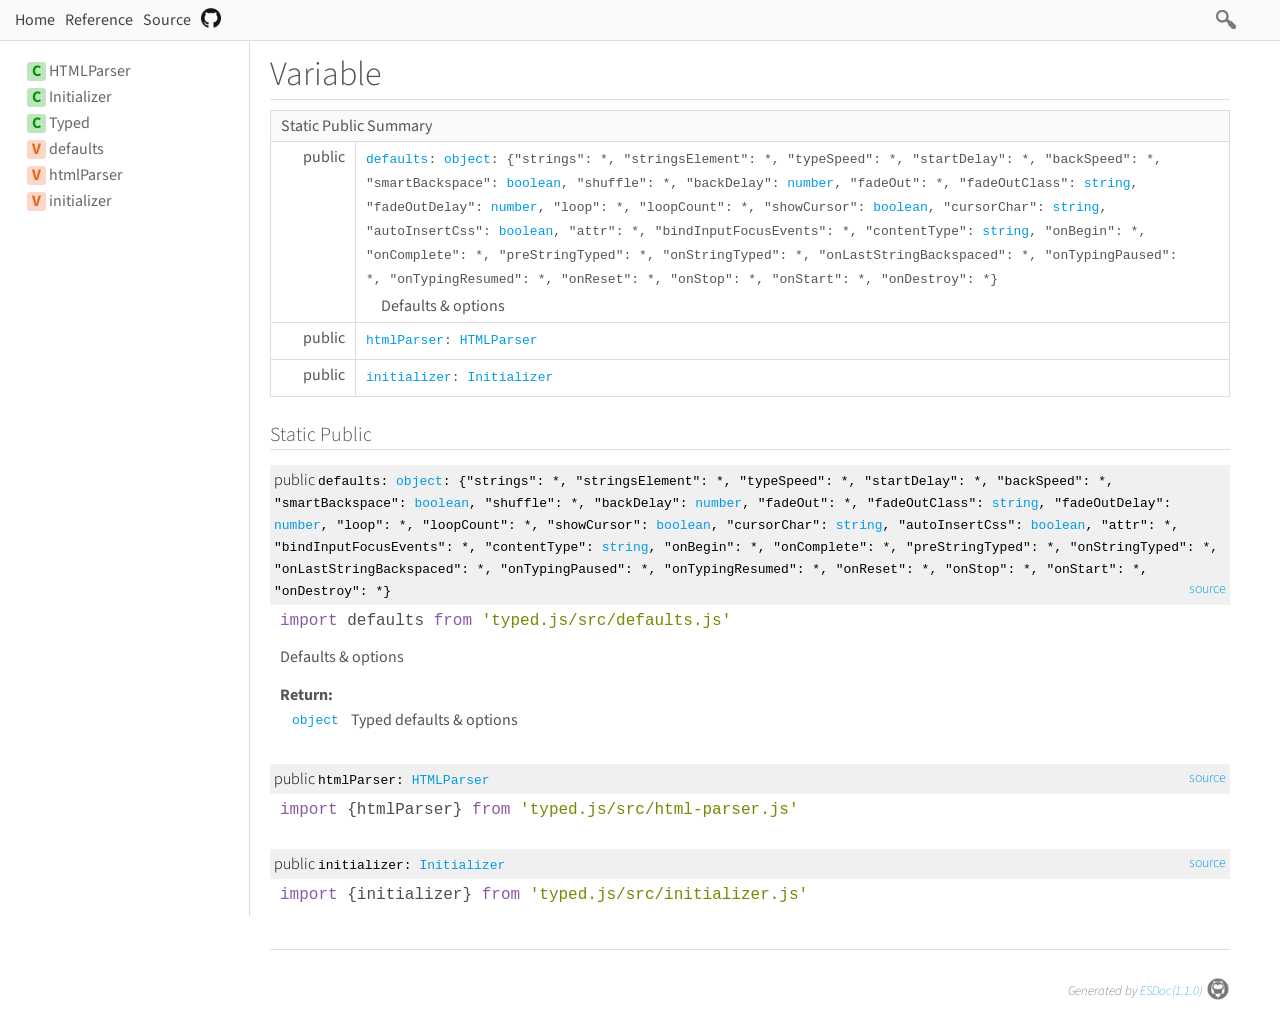
<file: typed.js-main/docs/variable/index.html>
<!DOCTYPE html>
<html>
<head>
  <meta charset="utf-8">
  <base data-ice="baseUrl" href="../">
  <title data-ice="title">Variable | typed.js</title>
  <link type="text/css" rel="stylesheet" href="css/style.css">
  <link type="text/css" rel="stylesheet" href="css/prettify-tomorrow.css">
  <script src="script/prettify/prettify.js"></script>
  <script src="script/manual.js"></script>
<meta name="description" content="A JavaScript Typing Animation Library"><meta property="twitter:card" content="summary"><meta property="twitter:title" content="typed.js"><meta property="twitter:description" content="A JavaScript Typing Animation Library"></head>
<body class="layout-container" data-ice="rootContainer">

<header>
  <a href="./">Home</a>
  
  <a href="identifiers.html">Reference</a>
  <a href="source.html">Source</a>
  
  <div class="search-box">
  <span>
    <img src="./image/search.png">
    <span class="search-input-edge"></span><input class="search-input"><span class="search-input-edge"></span>
  </span>
    <ul class="search-result"></ul>
  </div>
<a style="position:relative; top:3px;" href="https://github.com/mattboldt/typed.js"><img width="20px" src="./image/github.png"></a></header>

<nav class="navigation" data-ice="nav"><div>
  <ul>
    
  <li data-ice="doc"><span data-ice="kind" class="kind-class">C</span><span data-ice="name"><span><a href="class/src/html-parser.js~HTMLParser.html">HTMLParser</a></span></span></li>
<li data-ice="doc"><span data-ice="kind" class="kind-class">C</span><span data-ice="name"><span><a href="class/src/initializer.js~Initializer.html">Initializer</a></span></span></li>
<li data-ice="doc"><span data-ice="kind" class="kind-class">C</span><span data-ice="name"><span><a href="class/src/typed.js~Typed.html">Typed</a></span></span></li>
<li data-ice="doc"><span data-ice="kind" class="kind-variable">V</span><span data-ice="name"><span><a href="variable/index.html#static-variable-defaults">defaults</a></span></span></li>
<li data-ice="doc"><span data-ice="kind" class="kind-variable">V</span><span data-ice="name"><span><a href="variable/index.html#static-variable-htmlParser">htmlParser</a></span></span></li>
<li data-ice="doc"><span data-ice="kind" class="kind-variable">V</span><span data-ice="name"><span><a href="variable/index.html#static-variable-initializer">initializer</a></span></span></li>
</ul>
</div>
</nav>

<div class="content" data-ice="content"><h1 data-ice="title">Variable</h1>
<div data-ice="summaries"><table class="summary" data-ice="summary">
  <thead><tr><td data-ice="title" colspan="3">Static Public Summary</td></tr></thead>
  <tbody>
  
  <tr data-ice="target">
    <td>
      <span class="access" data-ice="access">public</span>
      
      
      
      <span class="override" data-ice="override"></span>
    </td>
    <td>
      <div>
        <p>
          
          
          
          <span class="code" data-ice="name"><span><a href="variable/index.html#static-variable-defaults">defaults</a></span></span><span class="code" data-ice="signature">: <span><a href="https://developer.mozilla.org/en-US/docs/Web/JavaScript/Reference/Global_Objects/Object">object</a></span>: {&quot;strings&quot;: <span>*</span>, &quot;stringsElement&quot;: <span>*</span>, &quot;typeSpeed&quot;: <span>*</span>, &quot;startDelay&quot;: <span>*</span>, &quot;backSpeed&quot;: <span>*</span>, &quot;smartBackspace&quot;: <span><a href="https://developer.mozilla.org/en-US/docs/Web/JavaScript/Reference/Global_Objects/Boolean">boolean</a></span>, &quot;shuffle&quot;: <span>*</span>, &quot;backDelay&quot;: <span><a href="https://developer.mozilla.org/en-US/docs/Web/JavaScript/Reference/Global_Objects/Number">number</a></span>, &quot;fadeOut&quot;: <span>*</span>, &quot;fadeOutClass&quot;: <span><a href="https://developer.mozilla.org/en-US/docs/Web/JavaScript/Reference/Global_Objects/String">string</a></span>, &quot;fadeOutDelay&quot;: <span><a href="https://developer.mozilla.org/en-US/docs/Web/JavaScript/Reference/Global_Objects/Number">number</a></span>, &quot;loop&quot;: <span>*</span>, &quot;loopCount&quot;: <span>*</span>, &quot;showCursor&quot;: <span><a href="https://developer.mozilla.org/en-US/docs/Web/JavaScript/Reference/Global_Objects/Boolean">boolean</a></span>, &quot;cursorChar&quot;: <span><a href="https://developer.mozilla.org/en-US/docs/Web/JavaScript/Reference/Global_Objects/String">string</a></span>, &quot;autoInsertCss&quot;: <span><a href="https://developer.mozilla.org/en-US/docs/Web/JavaScript/Reference/Global_Objects/Boolean">boolean</a></span>, &quot;attr&quot;: <span>*</span>, &quot;bindInputFocusEvents&quot;: <span>*</span>, &quot;contentType&quot;: <span><a href="https://developer.mozilla.org/en-US/docs/Web/JavaScript/Reference/Global_Objects/String">string</a></span>, &quot;onBegin&quot;: <span>*</span>, &quot;onComplete&quot;: <span>*</span>, &quot;preStringTyped&quot;: <span>*</span>, &quot;onStringTyped&quot;: <span>*</span>, &quot;onLastStringBackspaced&quot;: <span>*</span>, &quot;onTypingPaused&quot;: <span>*</span>, &quot;onTypingResumed&quot;: <span>*</span>, &quot;onReset&quot;: <span>*</span>, &quot;onStop&quot;: <span>*</span>, &quot;onStart&quot;: <span>*</span>, &quot;onDestroy&quot;: <span>*</span>}</span>
        </p>
      </div>
      <div>
        
        
        <div data-ice="description"><p>Defaults &amp; options</p>
</div>
      </div>
    </td>
    <td>
      
      
    </td>
  </tr>
<tr data-ice="target">
    <td>
      <span class="access" data-ice="access">public</span>
      
      
      
      <span class="override" data-ice="override"></span>
    </td>
    <td>
      <div>
        <p>
          
          
          
          <span class="code" data-ice="name"><span><a href="variable/index.html#static-variable-htmlParser">htmlParser</a></span></span><span class="code" data-ice="signature">: <span><a href="class/src/html-parser.js~HTMLParser.html">HTMLParser</a></span></span>
        </p>
      </div>
      <div>
        
        
        
      </div>
    </td>
    <td>
      
      
    </td>
  </tr>
<tr data-ice="target">
    <td>
      <span class="access" data-ice="access">public</span>
      
      
      
      <span class="override" data-ice="override"></span>
    </td>
    <td>
      <div>
        <p>
          
          
          
          <span class="code" data-ice="name"><span><a href="variable/index.html#static-variable-initializer">initializer</a></span></span><span class="code" data-ice="signature">: <span><a href="class/src/initializer.js~Initializer.html">Initializer</a></span></span>
        </p>
      </div>
      <div>
        
        
        
      </div>
    </td>
    <td>
      
      
    </td>
  </tr>
</tbody>
</table>
</div>
<div data-ice="details"><h2 data-ice="title">Static Public </h2>

<div class="detail" data-ice="detail">
  <h3 data-ice="anchor" id="static-variable-defaults">
    <span class="access" data-ice="access">public</span>
    
    
    
    
    
    <span class="code" data-ice="name">defaults</span><span class="code" data-ice="signature">: <span><a href="https://developer.mozilla.org/en-US/docs/Web/JavaScript/Reference/Global_Objects/Object">object</a></span>: {&quot;strings&quot;: <span>*</span>, &quot;stringsElement&quot;: <span>*</span>, &quot;typeSpeed&quot;: <span>*</span>, &quot;startDelay&quot;: <span>*</span>, &quot;backSpeed&quot;: <span>*</span>, &quot;smartBackspace&quot;: <span><a href="https://developer.mozilla.org/en-US/docs/Web/JavaScript/Reference/Global_Objects/Boolean">boolean</a></span>, &quot;shuffle&quot;: <span>*</span>, &quot;backDelay&quot;: <span><a href="https://developer.mozilla.org/en-US/docs/Web/JavaScript/Reference/Global_Objects/Number">number</a></span>, &quot;fadeOut&quot;: <span>*</span>, &quot;fadeOutClass&quot;: <span><a href="https://developer.mozilla.org/en-US/docs/Web/JavaScript/Reference/Global_Objects/String">string</a></span>, &quot;fadeOutDelay&quot;: <span><a href="https://developer.mozilla.org/en-US/docs/Web/JavaScript/Reference/Global_Objects/Number">number</a></span>, &quot;loop&quot;: <span>*</span>, &quot;loopCount&quot;: <span>*</span>, &quot;showCursor&quot;: <span><a href="https://developer.mozilla.org/en-US/docs/Web/JavaScript/Reference/Global_Objects/Boolean">boolean</a></span>, &quot;cursorChar&quot;: <span><a href="https://developer.mozilla.org/en-US/docs/Web/JavaScript/Reference/Global_Objects/String">string</a></span>, &quot;autoInsertCss&quot;: <span><a href="https://developer.mozilla.org/en-US/docs/Web/JavaScript/Reference/Global_Objects/Boolean">boolean</a></span>, &quot;attr&quot;: <span>*</span>, &quot;bindInputFocusEvents&quot;: <span>*</span>, &quot;contentType&quot;: <span><a href="https://developer.mozilla.org/en-US/docs/Web/JavaScript/Reference/Global_Objects/String">string</a></span>, &quot;onBegin&quot;: <span>*</span>, &quot;onComplete&quot;: <span>*</span>, &quot;preStringTyped&quot;: <span>*</span>, &quot;onStringTyped&quot;: <span>*</span>, &quot;onLastStringBackspaced&quot;: <span>*</span>, &quot;onTypingPaused&quot;: <span>*</span>, &quot;onTypingResumed&quot;: <span>*</span>, &quot;onReset&quot;: <span>*</span>, &quot;onStop&quot;: <span>*</span>, &quot;onStart&quot;: <span>*</span>, &quot;onDestroy&quot;: <span>*</span>}</span>
    <span class="right-info">
      
      
      <span data-ice="source"><span><a href="file/src/defaults.js.html#lineNumber7">source</a></span></span>
    </span>
  </h3>

  <div data-ice="importPath" class="import-path"><pre class="prettyprint"><code data-ice="importPathCode">import defaults from &apos;<span><a href="file/src/defaults.js.html#lineNumber7">typed.js/src/defaults.js</a></span>&apos;</code></pre></div>
  
  
  <div data-ice="description"><p>Defaults &amp; options</p>
</div>

  

  <div data-ice="properties">
</div>

  <div class="return-params" data-ice="returnParams">
    <h4>Return:</h4>
    <table>
      <tbody>
        <tr>
          <td class="return-type code" data-ice="returnType"><span><a href="https://developer.mozilla.org/en-US/docs/Web/JavaScript/Reference/Global_Objects/Object">object</a></span></td>
          <td class="return-desc" data-ice="returnDescription"><p>Typed defaults &amp; options</p>
</td>
        </tr>
      </tbody>
    </table>
    <div data-ice="returnProperties">
</div>
  </div>

  

  

  

  

  

  

  
  
</div>
<div class="detail" data-ice="detail">
  <h3 data-ice="anchor" id="static-variable-htmlParser">
    <span class="access" data-ice="access">public</span>
    
    
    
    
    
    <span class="code" data-ice="name">htmlParser</span><span class="code" data-ice="signature">: <span><a href="class/src/html-parser.js~HTMLParser.html">HTMLParser</a></span></span>
    <span class="right-info">
      
      
      <span data-ice="source"><span><a href="file/src/html-parser.js.html#lineNumber67">source</a></span></span>
    </span>
  </h3>

  <div data-ice="importPath" class="import-path"><pre class="prettyprint"><code data-ice="importPathCode">import {htmlParser} from &apos;<span><a href="file/src/html-parser.js.html#lineNumber67">typed.js/src/html-parser.js</a></span>&apos;</code></pre></div>
  
  
  

  

  <div data-ice="properties">
</div>

  

  

  

  

  

  

  

  
  
</div>
<div class="detail" data-ice="detail">
  <h3 data-ice="anchor" id="static-variable-initializer">
    <span class="access" data-ice="access">public</span>
    
    
    
    
    
    <span class="code" data-ice="name">initializer</span><span class="code" data-ice="signature">: <span><a href="class/src/initializer.js~Initializer.html">Initializer</a></span></span>
    <span class="right-info">
      
      
      <span data-ice="source"><span><a href="file/src/initializer.js.html#lineNumber218">source</a></span></span>
    </span>
  </h3>

  <div data-ice="importPath" class="import-path"><pre class="prettyprint"><code data-ice="importPathCode">import {initializer} from &apos;<span><a href="file/src/initializer.js.html#lineNumber218">typed.js/src/initializer.js</a></span>&apos;</code></pre></div>
  
  
  

  

  <div data-ice="properties">
</div>

  

  

  

  

  

  

  

  
  
</div>
</div>
</div>

<footer class="footer">
  Generated by <a href="https://esdoc.org">ESDoc<span data-ice="esdocVersion">(1.1.0)</span><img src="./image/esdoc-logo-mini-black.png"></a>
</footer>

<script src="script/search_index.js"></script>
<script src="script/search.js"></script>
<script src="script/pretty-print.js"></script>
<script src="script/inherited-summary.js"></script>
<script src="script/test-summary.js"></script>
<script src="script/inner-link.js"></script>
<script src="script/patch-for-local.js"></script>
</body>
</html>
</file>
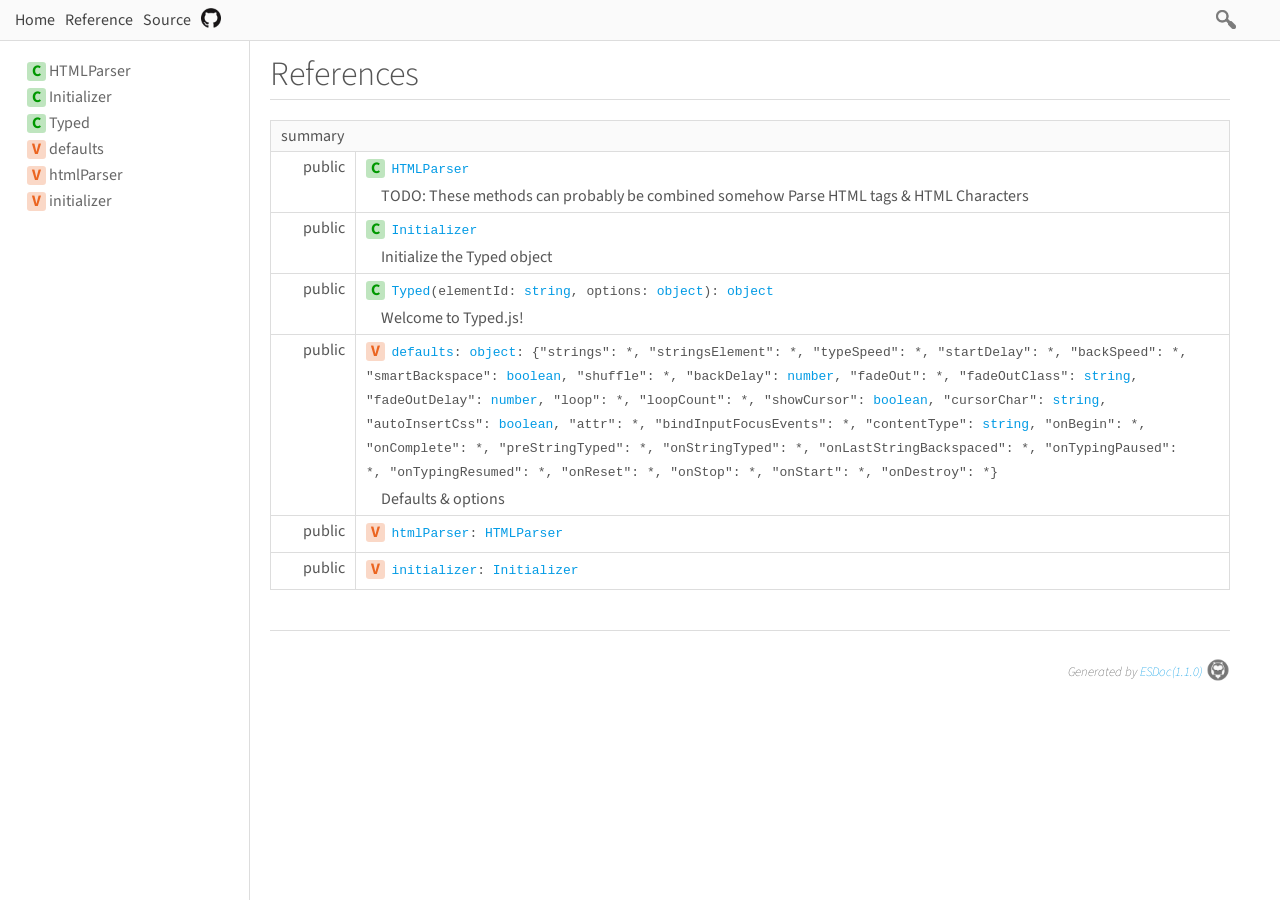
<file: typed.js-main/docs/identifiers.html>
<!DOCTYPE html>
<html>
<head>
  <meta charset="utf-8">
  <base data-ice="baseUrl">
  <title data-ice="title">Reference | typed.js</title>
  <link type="text/css" rel="stylesheet" href="css/style.css">
  <link type="text/css" rel="stylesheet" href="css/prettify-tomorrow.css">
  <script src="script/prettify/prettify.js"></script>
  <script src="script/manual.js"></script>
<meta name="description" content="A JavaScript Typing Animation Library"><meta property="twitter:card" content="summary"><meta property="twitter:title" content="typed.js"><meta property="twitter:description" content="A JavaScript Typing Animation Library"></head>
<body class="layout-container" data-ice="rootContainer">

<header>
  <a href="./">Home</a>
  
  <a href="identifiers.html">Reference</a>
  <a href="source.html">Source</a>
  
  <div class="search-box">
  <span>
    <img src="./image/search.png">
    <span class="search-input-edge"></span><input class="search-input"><span class="search-input-edge"></span>
  </span>
    <ul class="search-result"></ul>
  </div>
<a style="position:relative; top:3px;" href="https://github.com/mattboldt/typed.js"><img width="20px" src="./image/github.png"></a></header>

<nav class="navigation" data-ice="nav"><div>
  <ul>
    
  <li data-ice="doc"><span data-ice="kind" class="kind-class">C</span><span data-ice="name"><span><a href="class/src/html-parser.js~HTMLParser.html">HTMLParser</a></span></span></li>
<li data-ice="doc"><span data-ice="kind" class="kind-class">C</span><span data-ice="name"><span><a href="class/src/initializer.js~Initializer.html">Initializer</a></span></span></li>
<li data-ice="doc"><span data-ice="kind" class="kind-class">C</span><span data-ice="name"><span><a href="class/src/typed.js~Typed.html">Typed</a></span></span></li>
<li data-ice="doc"><span data-ice="kind" class="kind-variable">V</span><span data-ice="name"><span><a href="variable/index.html#static-variable-defaults">defaults</a></span></span></li>
<li data-ice="doc"><span data-ice="kind" class="kind-variable">V</span><span data-ice="name"><span><a href="variable/index.html#static-variable-htmlParser">htmlParser</a></span></span></li>
<li data-ice="doc"><span data-ice="kind" class="kind-variable">V</span><span data-ice="name"><span><a href="variable/index.html#static-variable-initializer">initializer</a></span></span></li>
</ul>
</div>
</nav>

<div class="content" data-ice="content"><h1>References</h1>

<div class="identifiers-wrap">
  <div>
    
  <div data-ice="dirSummaryWrap">
      
      <div data-ice="dirSummary"><table class="summary" data-ice="summary">
  <thead><tr><td data-ice="title" colspan="3">summary</td></tr></thead>
  <tbody>
  
  <tr data-ice="target">
    <td>
      <span class="access" data-ice="access">public</span>
      
      
      
      <span class="override" data-ice="override"></span>
    </td>
    <td>
      <div>
        <p>
          <span data-ice="kind-icon" class="kind-class">C</span>
          
          
          <span class="code" data-ice="name"><span><a href="class/src/html-parser.js~HTMLParser.html">HTMLParser</a></span></span>
        </p>
      </div>
      <div>
        
        
        <div data-ice="description"><p>TODO: These methods can probably be combined somehow
Parse HTML tags &amp; HTML Characters</p>
</div>
      </div>
    </td>
    <td>
      
      
    </td>
  </tr>
<tr data-ice="target">
    <td>
      <span class="access" data-ice="access">public</span>
      
      
      
      <span class="override" data-ice="override"></span>
    </td>
    <td>
      <div>
        <p>
          <span data-ice="kind-icon" class="kind-class">C</span>
          
          
          <span class="code" data-ice="name"><span><a href="class/src/initializer.js~Initializer.html">Initializer</a></span></span>
        </p>
      </div>
      <div>
        
        
        <div data-ice="description"><p>Initialize the Typed object</p>
</div>
      </div>
    </td>
    <td>
      
      
    </td>
  </tr>
<tr data-ice="target">
    <td>
      <span class="access" data-ice="access">public</span>
      
      
      
      <span class="override" data-ice="override"></span>
    </td>
    <td>
      <div>
        <p>
          <span data-ice="kind-icon" class="kind-class">C</span>
          
          
          <span class="code" data-ice="name"><span><a href="class/src/typed.js~Typed.html">Typed</a></span></span><span class="code" data-ice="signature">(elementId: <span><a href="https://developer.mozilla.org/en-US/docs/Web/JavaScript/Reference/Global_Objects/String">string</a></span>, options: <span><a href="https://developer.mozilla.org/en-US/docs/Web/JavaScript/Reference/Global_Objects/Object">object</a></span>): <span><a href="https://developer.mozilla.org/en-US/docs/Web/JavaScript/Reference/Global_Objects/Object">object</a></span></span>
        </p>
      </div>
      <div>
        
        
        <div data-ice="description"><p>Welcome to Typed.js!</p>
</div>
      </div>
    </td>
    <td>
      
      
    </td>
  </tr>
<tr data-ice="target">
    <td>
      <span class="access" data-ice="access">public</span>
      
      
      
      <span class="override" data-ice="override"></span>
    </td>
    <td>
      <div>
        <p>
          <span data-ice="kind-icon" class="kind-variable">V</span>
          
          
          <span class="code" data-ice="name"><span><a href="variable/index.html#static-variable-defaults">defaults</a></span></span><span class="code" data-ice="signature">: <span><a href="https://developer.mozilla.org/en-US/docs/Web/JavaScript/Reference/Global_Objects/Object">object</a></span>: {&quot;strings&quot;: <span>*</span>, &quot;stringsElement&quot;: <span>*</span>, &quot;typeSpeed&quot;: <span>*</span>, &quot;startDelay&quot;: <span>*</span>, &quot;backSpeed&quot;: <span>*</span>, &quot;smartBackspace&quot;: <span><a href="https://developer.mozilla.org/en-US/docs/Web/JavaScript/Reference/Global_Objects/Boolean">boolean</a></span>, &quot;shuffle&quot;: <span>*</span>, &quot;backDelay&quot;: <span><a href="https://developer.mozilla.org/en-US/docs/Web/JavaScript/Reference/Global_Objects/Number">number</a></span>, &quot;fadeOut&quot;: <span>*</span>, &quot;fadeOutClass&quot;: <span><a href="https://developer.mozilla.org/en-US/docs/Web/JavaScript/Reference/Global_Objects/String">string</a></span>, &quot;fadeOutDelay&quot;: <span><a href="https://developer.mozilla.org/en-US/docs/Web/JavaScript/Reference/Global_Objects/Number">number</a></span>, &quot;loop&quot;: <span>*</span>, &quot;loopCount&quot;: <span>*</span>, &quot;showCursor&quot;: <span><a href="https://developer.mozilla.org/en-US/docs/Web/JavaScript/Reference/Global_Objects/Boolean">boolean</a></span>, &quot;cursorChar&quot;: <span><a href="https://developer.mozilla.org/en-US/docs/Web/JavaScript/Reference/Global_Objects/String">string</a></span>, &quot;autoInsertCss&quot;: <span><a href="https://developer.mozilla.org/en-US/docs/Web/JavaScript/Reference/Global_Objects/Boolean">boolean</a></span>, &quot;attr&quot;: <span>*</span>, &quot;bindInputFocusEvents&quot;: <span>*</span>, &quot;contentType&quot;: <span><a href="https://developer.mozilla.org/en-US/docs/Web/JavaScript/Reference/Global_Objects/String">string</a></span>, &quot;onBegin&quot;: <span>*</span>, &quot;onComplete&quot;: <span>*</span>, &quot;preStringTyped&quot;: <span>*</span>, &quot;onStringTyped&quot;: <span>*</span>, &quot;onLastStringBackspaced&quot;: <span>*</span>, &quot;onTypingPaused&quot;: <span>*</span>, &quot;onTypingResumed&quot;: <span>*</span>, &quot;onReset&quot;: <span>*</span>, &quot;onStop&quot;: <span>*</span>, &quot;onStart&quot;: <span>*</span>, &quot;onDestroy&quot;: <span>*</span>}</span>
        </p>
      </div>
      <div>
        
        
        <div data-ice="description"><p>Defaults &amp; options</p>
</div>
      </div>
    </td>
    <td>
      
      
    </td>
  </tr>
<tr data-ice="target">
    <td>
      <span class="access" data-ice="access">public</span>
      
      
      
      <span class="override" data-ice="override"></span>
    </td>
    <td>
      <div>
        <p>
          <span data-ice="kind-icon" class="kind-variable">V</span>
          
          
          <span class="code" data-ice="name"><span><a href="variable/index.html#static-variable-htmlParser">htmlParser</a></span></span><span class="code" data-ice="signature">: <span><a href="class/src/html-parser.js~HTMLParser.html">HTMLParser</a></span></span>
        </p>
      </div>
      <div>
        
        
        
      </div>
    </td>
    <td>
      
      
    </td>
  </tr>
<tr data-ice="target">
    <td>
      <span class="access" data-ice="access">public</span>
      
      
      
      <span class="override" data-ice="override"></span>
    </td>
    <td>
      <div>
        <p>
          <span data-ice="kind-icon" class="kind-variable">V</span>
          
          
          <span class="code" data-ice="name"><span><a href="variable/index.html#static-variable-initializer">initializer</a></span></span><span class="code" data-ice="signature">: <span><a href="class/src/initializer.js~Initializer.html">Initializer</a></span></span>
        </p>
      </div>
      <div>
        
        
        
      </div>
    </td>
    <td>
      
      
    </td>
  </tr>
</tbody>
</table>
</div>
    </div>
</div>

  
</div>
</div>

<footer class="footer">
  Generated by <a href="https://esdoc.org">ESDoc<span data-ice="esdocVersion">(1.1.0)</span><img src="./image/esdoc-logo-mini-black.png"></a>
</footer>

<script src="script/search_index.js"></script>
<script src="script/search.js"></script>
<script src="script/pretty-print.js"></script>
<script src="script/inherited-summary.js"></script>
<script src="script/test-summary.js"></script>
<script src="script/inner-link.js"></script>
<script src="script/patch-for-local.js"></script>
</body>
</html>
</file>
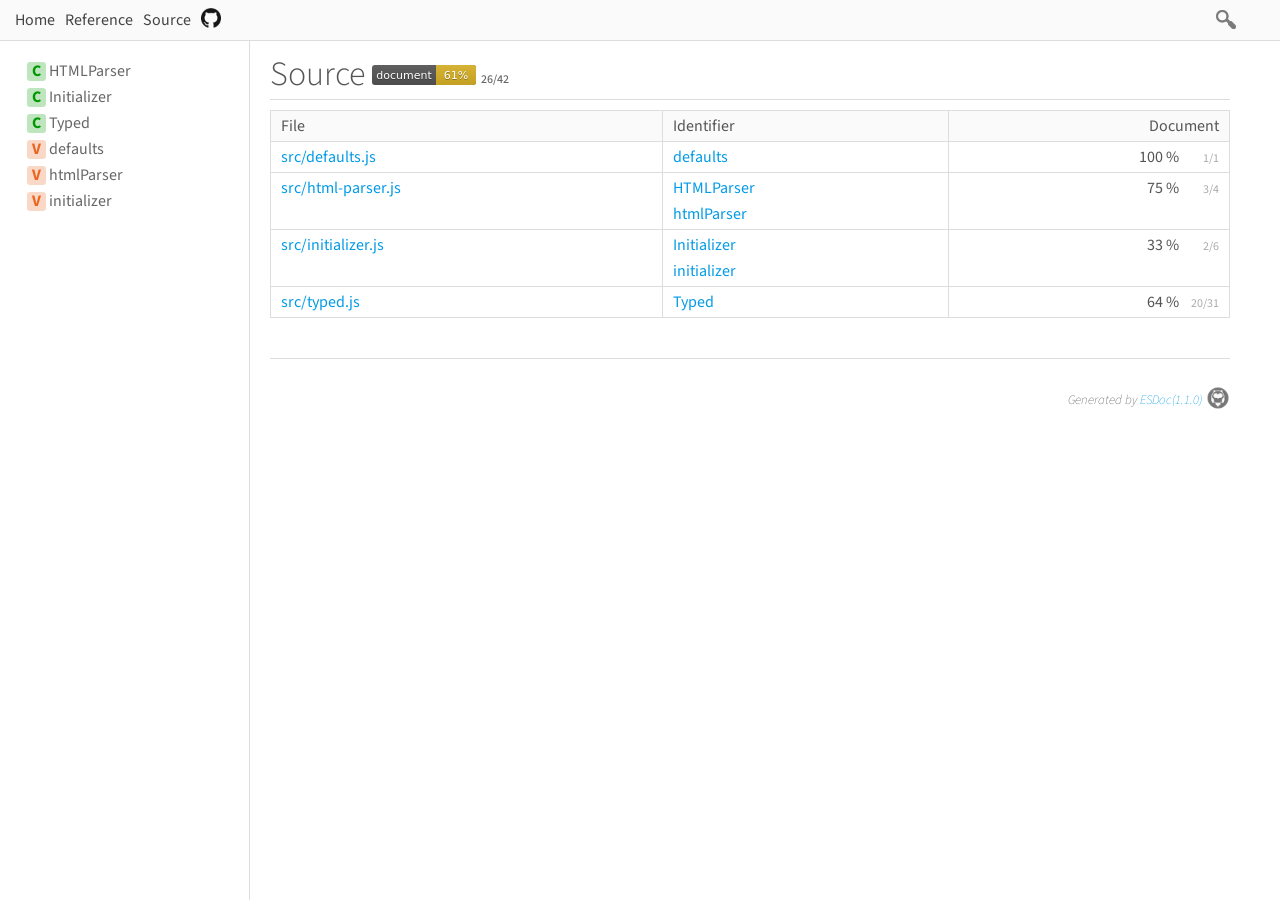
<file: typed.js-main/docs/source.html>
<!DOCTYPE html>
<html>
<head>
  <meta charset="utf-8">
  <base data-ice="baseUrl" href>
  <title data-ice="title">Source | typed.js</title>
  <link type="text/css" rel="stylesheet" href="css/style.css">
  <link type="text/css" rel="stylesheet" href="css/prettify-tomorrow.css">
  <script src="script/prettify/prettify.js"></script>
  <script src="script/manual.js"></script>
<meta name="description" content="A JavaScript Typing Animation Library"><meta property="twitter:card" content="summary"><meta property="twitter:title" content="typed.js"><meta property="twitter:description" content="A JavaScript Typing Animation Library"></head>
<body class="layout-container" data-ice="rootContainer">

<header>
  <a href="./">Home</a>
  
  <a href="identifiers.html">Reference</a>
  <a href="source.html">Source</a>
  
  <div class="search-box">
  <span>
    <img src="./image/search.png">
    <span class="search-input-edge"></span><input class="search-input"><span class="search-input-edge"></span>
  </span>
    <ul class="search-result"></ul>
  </div>
<a style="position:relative; top:3px;" href="https://github.com/mattboldt/typed.js"><img width="20px" src="./image/github.png"></a></header>

<nav class="navigation" data-ice="nav"><div>
  <ul>
    
  <li data-ice="doc"><span data-ice="kind" class="kind-class">C</span><span data-ice="name"><span><a href="class/src/html-parser.js~HTMLParser.html">HTMLParser</a></span></span></li>
<li data-ice="doc"><span data-ice="kind" class="kind-class">C</span><span data-ice="name"><span><a href="class/src/initializer.js~Initializer.html">Initializer</a></span></span></li>
<li data-ice="doc"><span data-ice="kind" class="kind-class">C</span><span data-ice="name"><span><a href="class/src/typed.js~Typed.html">Typed</a></span></span></li>
<li data-ice="doc"><span data-ice="kind" class="kind-variable">V</span><span data-ice="name"><span><a href="variable/index.html#static-variable-defaults">defaults</a></span></span></li>
<li data-ice="doc"><span data-ice="kind" class="kind-variable">V</span><span data-ice="name"><span><a href="variable/index.html#static-variable-htmlParser">htmlParser</a></span></span></li>
<li data-ice="doc"><span data-ice="kind" class="kind-variable">V</span><span data-ice="name"><span><a href="variable/index.html#static-variable-initializer">initializer</a></span></span></li>
</ul>
</div>
</nav>

<div class="content" data-ice="content"><h1>Source <img data-ice="coverageBadge" src="./badge.svg"><span data-ice="totalCoverageCount" class="total-coverage-count">26/42</span></h1>

<table class="files-summary" data-ice="files" data-use-coverage="true">
  <thead>
    <tr>
      <td>File</td>
      <td>Identifier</td>
      <td class="coverage">Document</td>
      <td style="display: none;">Size</td>
      <td style="display: none;">Lines</td>
      <td style="display: none;">Updated</td>
    </tr>
  </thead>
  <tbody>
    
  <tr data-ice="file">
      <td data-ice="filePath"><span><a href="file/src/defaults.js.html">src/defaults.js</a></span></td>
      <td data-ice="identifier" class="identifiers"><span><a href="variable/index.html#static-variable-defaults">defaults</a></span></td>
      <td class="coverage"><span data-ice="coverage">100 %</span><span data-ice="coverageCount" class="coverage-count">1/1</span></td>
      <td style="display: none;" data-ice="size">3416 byte</td>
      <td style="display: none;" data-ice="lines">164</td>
      <td style="display: none;" data-ice="updated">2022-12-07 03:41:55 (UTC)</td>
    </tr>
<tr data-ice="file">
      <td data-ice="filePath"><span><a href="file/src/html-parser.js.html#errorLines=67">src/html-parser.js</a></span></td>
      <td data-ice="identifier" class="identifiers"><span><a href="class/src/html-parser.js~HTMLParser.html">HTMLParser</a></span>
<span><a href="variable/index.html#static-variable-htmlParser">htmlParser</a></span></td>
      <td class="coverage"><span data-ice="coverage">75 %</span><span data-ice="coverageCount" class="coverage-count">3/4</span></td>
      <td style="display: none;" data-ice="size">1798 byte</td>
      <td style="display: none;" data-ice="lines">67</td>
      <td style="display: none;" data-ice="updated">2023-04-07 18:56:50 (UTC)</td>
    </tr>
<tr data-ice="file">
      <td data-ice="filePath"><span><a href="file/src/initializer.js.html#errorLines=147,161,193,218">src/initializer.js</a></span></td>
      <td data-ice="identifier" class="identifiers"><span><a href="class/src/initializer.js~Initializer.html">Initializer</a></span>
<span><a href="variable/index.html#static-variable-initializer">initializer</a></span></td>
      <td class="coverage"><span data-ice="coverage">33 %</span><span data-ice="coverageCount" class="coverage-count">2/6</span></td>
      <td style="display: none;" data-ice="size">5877 byte</td>
      <td style="display: none;" data-ice="lines">218</td>
      <td style="display: none;" data-ice="updated">2023-04-07 18:56:50 (UTC)</td>
    </tr>
<tr data-ice="file">
      <td data-ice="filePath"><span><a href="file/src/typed.js.html#errorLines=11,142,267,334,357,73,75,76,77,91,95">src/typed.js</a></span></td>
      <td data-ice="identifier" class="identifiers"><span><a href="class/src/typed.js~Typed.html">Typed</a></span></td>
      <td class="coverage"><span data-ice="coverage">64 %</span><span data-ice="coverageCount" class="coverage-count">20/31</span></td>
      <td style="display: none;" data-ice="size">12719 byte</td>
      <td style="display: none;" data-ice="lines">433</td>
      <td style="display: none;" data-ice="updated">2023-04-07 18:56:50 (UTC)</td>
    </tr>
</tbody>
</table>
</div>

<footer class="footer">
  Generated by <a href="https://esdoc.org">ESDoc<span data-ice="esdocVersion">(1.1.0)</span><img src="./image/esdoc-logo-mini-black.png"></a>
</footer>

<script src="script/search_index.js"></script>
<script src="script/search.js"></script>
<script src="script/pretty-print.js"></script>
<script src="script/inherited-summary.js"></script>
<script src="script/test-summary.js"></script>
<script src="script/inner-link.js"></script>
<script src="script/patch-for-local.js"></script>
</body>
</html>
</file>
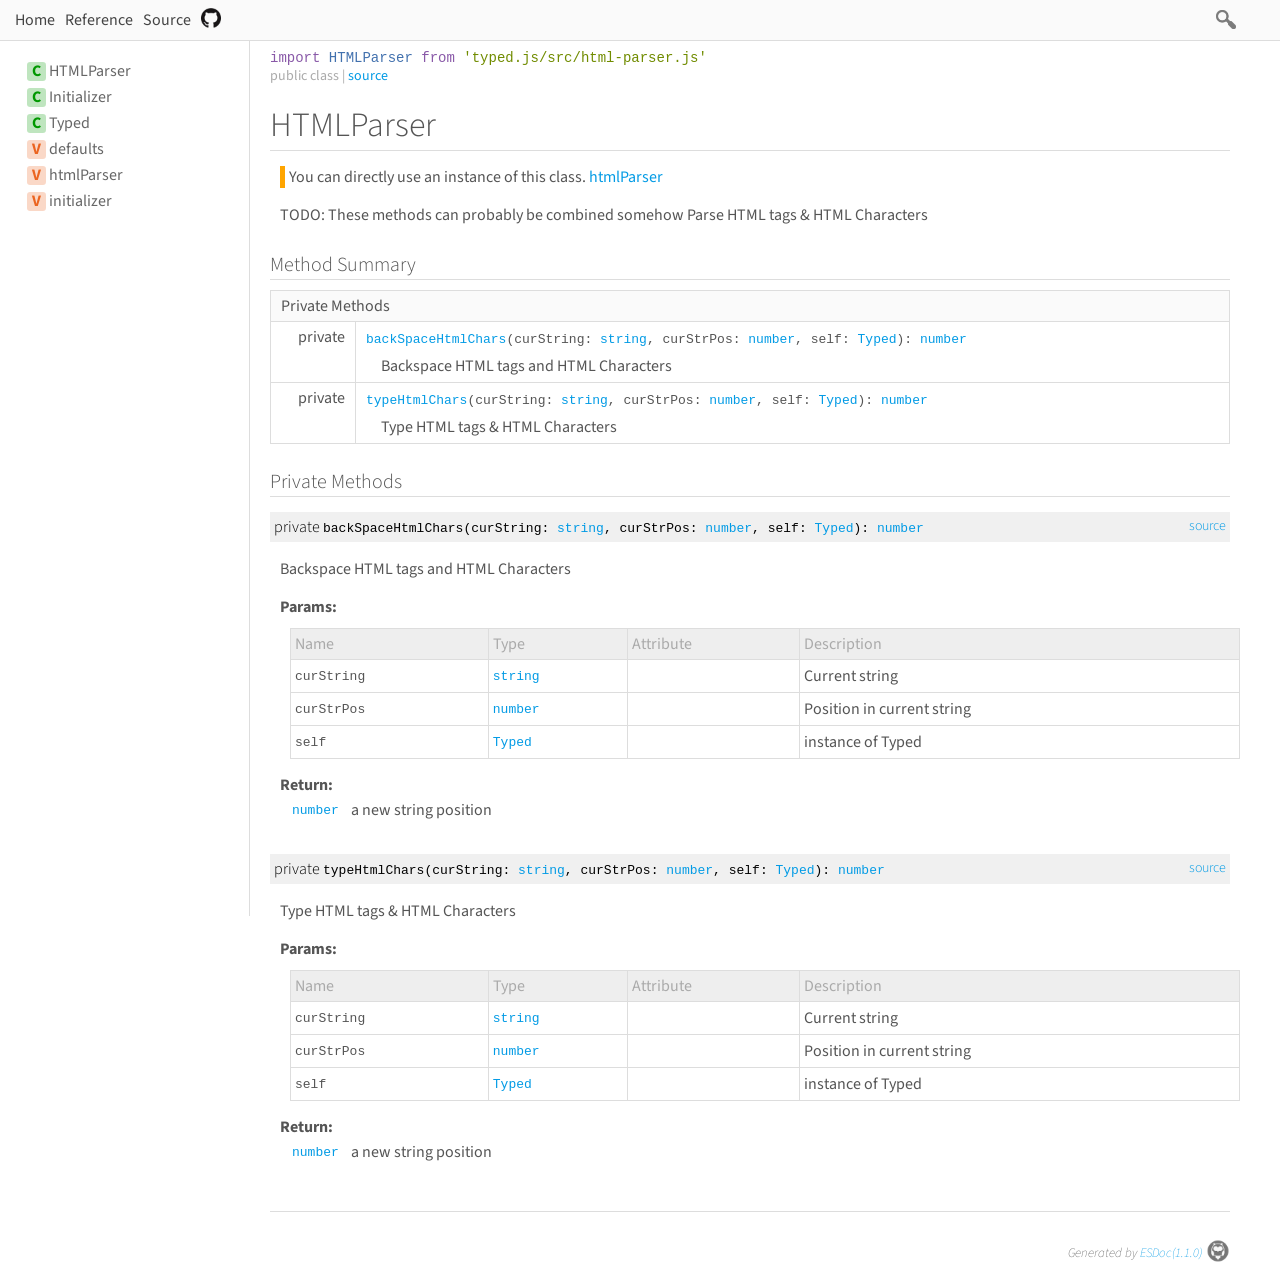
<file: typed.js-main/docs/class/src/html-parser.js~HTMLParser.html>
<!DOCTYPE html>
<html>
<head>
  <meta charset="utf-8">
  <base data-ice="baseUrl" href="../../">
  <title data-ice="title">HTMLParser | typed.js</title>
  <link type="text/css" rel="stylesheet" href="css/style.css">
  <link type="text/css" rel="stylesheet" href="css/prettify-tomorrow.css">
  <script src="script/prettify/prettify.js"></script>
  <script src="script/manual.js"></script>
<meta name="description" content="A JavaScript Typing Animation Library"><meta property="twitter:card" content="summary"><meta property="twitter:title" content="typed.js"><meta property="twitter:description" content="A JavaScript Typing Animation Library"></head>
<body class="layout-container" data-ice="rootContainer">

<header>
  <a href="./">Home</a>
  
  <a href="identifiers.html">Reference</a>
  <a href="source.html">Source</a>
  
  <div class="search-box">
  <span>
    <img src="./image/search.png">
    <span class="search-input-edge"></span><input class="search-input"><span class="search-input-edge"></span>
  </span>
    <ul class="search-result"></ul>
  </div>
<a style="position:relative; top:3px;" href="https://github.com/mattboldt/typed.js"><img width="20px" src="./image/github.png"></a></header>

<nav class="navigation" data-ice="nav"><div>
  <ul>
    
  <li data-ice="doc"><span data-ice="kind" class="kind-class">C</span><span data-ice="name"><span><a href="class/src/html-parser.js~HTMLParser.html">HTMLParser</a></span></span></li>
<li data-ice="doc"><span data-ice="kind" class="kind-class">C</span><span data-ice="name"><span><a href="class/src/initializer.js~Initializer.html">Initializer</a></span></span></li>
<li data-ice="doc"><span data-ice="kind" class="kind-class">C</span><span data-ice="name"><span><a href="class/src/typed.js~Typed.html">Typed</a></span></span></li>
<li data-ice="doc"><span data-ice="kind" class="kind-variable">V</span><span data-ice="name"><span><a href="variable/index.html#static-variable-defaults">defaults</a></span></span></li>
<li data-ice="doc"><span data-ice="kind" class="kind-variable">V</span><span data-ice="name"><span><a href="variable/index.html#static-variable-htmlParser">htmlParser</a></span></span></li>
<li data-ice="doc"><span data-ice="kind" class="kind-variable">V</span><span data-ice="name"><span><a href="variable/index.html#static-variable-initializer">initializer</a></span></span></li>
</ul>
</div>
</nav>

<div class="content" data-ice="content"><div class="header-notice">
  <div data-ice="importPath" class="import-path"><pre class="prettyprint"><code data-ice="importPathCode">import HTMLParser from &apos;<span><a href="file/src/html-parser.js.html#lineNumber6">typed.js/src/html-parser.js</a></span>&apos;</code></pre></div>
  <span data-ice="access">public</span>
  <span data-ice="kind">class</span>
  
  
  
  <span data-ice="source">| <span><a href="file/src/html-parser.js.html#lineNumber6">source</a></span></span>
</div>

<div class="self-detail detail">
  <h1 data-ice="name">HTMLParser</h1>

  <div data-ice="instanceDocs" class="instance-docs">
    <span>You can directly use an instance of this class.</span>
    
  <span data-ice="instanceDoc"><span><a href="variable/index.html#static-variable-htmlParser">htmlParser</a></span></span>
</div>

  
  
  
  
  
  
  
  
  

  
  
  <div class="description" data-ice="description"><p>TODO: These methods can probably be combined somehow
Parse HTML tags &amp; HTML Characters</p>
</div>
  

  

  

  

  
</div>





<div data-ice="methodSummary"><h2>Method Summary</h2><table class="summary" data-ice="summary">
  <thead><tr><td data-ice="title" colspan="3">Private Methods</td></tr></thead>
  <tbody>
  
  <tr data-ice="target">
    <td>
      <span class="access" data-ice="access">private</span>
      
      
      
      <span class="override" data-ice="override"></span>
    </td>
    <td>
      <div>
        <p>
          
          
          
          <span class="code" data-ice="name"><span><a href="class/src/html-parser.js~HTMLParser.html#instance-method-backSpaceHtmlChars">backSpaceHtmlChars</a></span></span><span class="code" data-ice="signature">(curString: <span><a href="https://developer.mozilla.org/en-US/docs/Web/JavaScript/Reference/Global_Objects/String">string</a></span>, curStrPos: <span><a href="https://developer.mozilla.org/en-US/docs/Web/JavaScript/Reference/Global_Objects/Number">number</a></span>, self: <span><a href="class/src/typed.js~Typed.html">Typed</a></span>): <span><a href="https://developer.mozilla.org/en-US/docs/Web/JavaScript/Reference/Global_Objects/Number">number</a></span></span>
        </p>
      </div>
      <div>
        
        
        <div data-ice="description"><p>Backspace HTML tags and HTML Characters</p>
</div>
      </div>
    </td>
    <td>
      
      
    </td>
  </tr>
<tr data-ice="target">
    <td>
      <span class="access" data-ice="access">private</span>
      
      
      
      <span class="override" data-ice="override"></span>
    </td>
    <td>
      <div>
        <p>
          
          
          
          <span class="code" data-ice="name"><span><a href="class/src/html-parser.js~HTMLParser.html#instance-method-typeHtmlChars">typeHtmlChars</a></span></span><span class="code" data-ice="signature">(curString: <span><a href="https://developer.mozilla.org/en-US/docs/Web/JavaScript/Reference/Global_Objects/String">string</a></span>, curStrPos: <span><a href="https://developer.mozilla.org/en-US/docs/Web/JavaScript/Reference/Global_Objects/Number">number</a></span>, self: <span><a href="class/src/typed.js~Typed.html">Typed</a></span>): <span><a href="https://developer.mozilla.org/en-US/docs/Web/JavaScript/Reference/Global_Objects/Number">number</a></span></span>
        </p>
      </div>
      <div>
        
        
        <div data-ice="description"><p>Type HTML tags &amp; HTML Characters</p>
</div>
      </div>
    </td>
    <td>
      
      
    </td>
  </tr>
</tbody>
</table>
</div>







<div data-ice="methodDetails"><h2 data-ice="title">Private Methods</h2>

<div class="detail" data-ice="detail">
  <h3 data-ice="anchor" id="instance-method-backSpaceHtmlChars">
    <span class="access" data-ice="access">private</span>
    
    
    
    
    
    <span class="code" data-ice="name">backSpaceHtmlChars</span><span class="code" data-ice="signature">(curString: <span><a href="https://developer.mozilla.org/en-US/docs/Web/JavaScript/Reference/Global_Objects/String">string</a></span>, curStrPos: <span><a href="https://developer.mozilla.org/en-US/docs/Web/JavaScript/Reference/Global_Objects/Number">number</a></span>, self: <span><a href="class/src/typed.js~Typed.html">Typed</a></span>): <span><a href="https://developer.mozilla.org/en-US/docs/Web/JavaScript/Reference/Global_Objects/Number">number</a></span></span>
    <span class="right-info">
      
      
      <span data-ice="source"><span><a href="file/src/html-parser.js.html#lineNumber45">source</a></span></span>
    </span>
  </h3>

  
  
  
  <div data-ice="description"><p>Backspace HTML tags and HTML Characters</p>
</div>

  

  <div data-ice="properties"><div data-ice="properties">
  <h4 data-ice="title">Params:</h4>
  <table class="params">
    <thead>
    <tr><td>Name</td><td>Type</td><td>Attribute</td><td>Description</td></tr>
    </thead>
    <tbody>
    
    <tr data-ice="property" data-depth="0">
      <td data-ice="name" class="code" data-depth="0">curString</td>
      <td data-ice="type" class="code"><span><a href="https://developer.mozilla.org/en-US/docs/Web/JavaScript/Reference/Global_Objects/String">string</a></span></td>
      <td data-ice="appendix"></td>
      <td data-ice="description"><p>Current string</p>
</td>
    </tr>
<tr data-ice="property" data-depth="0">
      <td data-ice="name" class="code" data-depth="0">curStrPos</td>
      <td data-ice="type" class="code"><span><a href="https://developer.mozilla.org/en-US/docs/Web/JavaScript/Reference/Global_Objects/Number">number</a></span></td>
      <td data-ice="appendix"></td>
      <td data-ice="description"><p>Position in current string</p>
</td>
    </tr>
<tr data-ice="property" data-depth="0">
      <td data-ice="name" class="code" data-depth="0">self</td>
      <td data-ice="type" class="code"><span><a href="class/src/typed.js~Typed.html">Typed</a></span></td>
      <td data-ice="appendix"></td>
      <td data-ice="description"><p>instance of Typed</p>
</td>
    </tr>
</tbody>
  </table>
</div>
</div>

  <div class="return-params" data-ice="returnParams">
    <h4>Return:</h4>
    <table>
      <tbody>
        <tr>
          <td class="return-type code" data-ice="returnType"><span><a href="https://developer.mozilla.org/en-US/docs/Web/JavaScript/Reference/Global_Objects/Number">number</a></span></td>
          <td class="return-desc" data-ice="returnDescription"><p>a new string position</p>
</td>
        </tr>
      </tbody>
    </table>
    <div data-ice="returnProperties">
</div>
  </div>

  

  

  

  

  

  

  
  
</div>
<div class="detail" data-ice="detail">
  <h3 data-ice="anchor" id="instance-method-typeHtmlChars">
    <span class="access" data-ice="access">private</span>
    
    
    
    
    
    <span class="code" data-ice="name">typeHtmlChars</span><span class="code" data-ice="signature">(curString: <span><a href="https://developer.mozilla.org/en-US/docs/Web/JavaScript/Reference/Global_Objects/String">string</a></span>, curStrPos: <span><a href="https://developer.mozilla.org/en-US/docs/Web/JavaScript/Reference/Global_Objects/Number">number</a></span>, self: <span><a href="class/src/typed.js~Typed.html">Typed</a></span>): <span><a href="https://developer.mozilla.org/en-US/docs/Web/JavaScript/Reference/Global_Objects/Number">number</a></span></span>
    <span class="right-info">
      
      
      <span data-ice="source"><span><a href="file/src/html-parser.js.html#lineNumber16">source</a></span></span>
    </span>
  </h3>

  
  
  
  <div data-ice="description"><p>Type HTML tags &amp; HTML Characters</p>
</div>

  

  <div data-ice="properties"><div data-ice="properties">
  <h4 data-ice="title">Params:</h4>
  <table class="params">
    <thead>
    <tr><td>Name</td><td>Type</td><td>Attribute</td><td>Description</td></tr>
    </thead>
    <tbody>
    
    <tr data-ice="property" data-depth="0">
      <td data-ice="name" class="code" data-depth="0">curString</td>
      <td data-ice="type" class="code"><span><a href="https://developer.mozilla.org/en-US/docs/Web/JavaScript/Reference/Global_Objects/String">string</a></span></td>
      <td data-ice="appendix"></td>
      <td data-ice="description"><p>Current string</p>
</td>
    </tr>
<tr data-ice="property" data-depth="0">
      <td data-ice="name" class="code" data-depth="0">curStrPos</td>
      <td data-ice="type" class="code"><span><a href="https://developer.mozilla.org/en-US/docs/Web/JavaScript/Reference/Global_Objects/Number">number</a></span></td>
      <td data-ice="appendix"></td>
      <td data-ice="description"><p>Position in current string</p>
</td>
    </tr>
<tr data-ice="property" data-depth="0">
      <td data-ice="name" class="code" data-depth="0">self</td>
      <td data-ice="type" class="code"><span><a href="class/src/typed.js~Typed.html">Typed</a></span></td>
      <td data-ice="appendix"></td>
      <td data-ice="description"><p>instance of Typed</p>
</td>
    </tr>
</tbody>
  </table>
</div>
</div>

  <div class="return-params" data-ice="returnParams">
    <h4>Return:</h4>
    <table>
      <tbody>
        <tr>
          <td class="return-type code" data-ice="returnType"><span><a href="https://developer.mozilla.org/en-US/docs/Web/JavaScript/Reference/Global_Objects/Number">number</a></span></td>
          <td class="return-desc" data-ice="returnDescription"><p>a new string position</p>
</td>
        </tr>
      </tbody>
    </table>
    <div data-ice="returnProperties">
</div>
  </div>

  

  

  

  

  

  

  
  
</div>
</div>
</div>

<footer class="footer">
  Generated by <a href="https://esdoc.org">ESDoc<span data-ice="esdocVersion">(1.1.0)</span><img src="./image/esdoc-logo-mini-black.png"></a>
</footer>

<script src="script/search_index.js"></script>
<script src="script/search.js"></script>
<script src="script/pretty-print.js"></script>
<script src="script/inherited-summary.js"></script>
<script src="script/test-summary.js"></script>
<script src="script/inner-link.js"></script>
<script src="script/patch-for-local.js"></script>
</body>
</html>
</file>
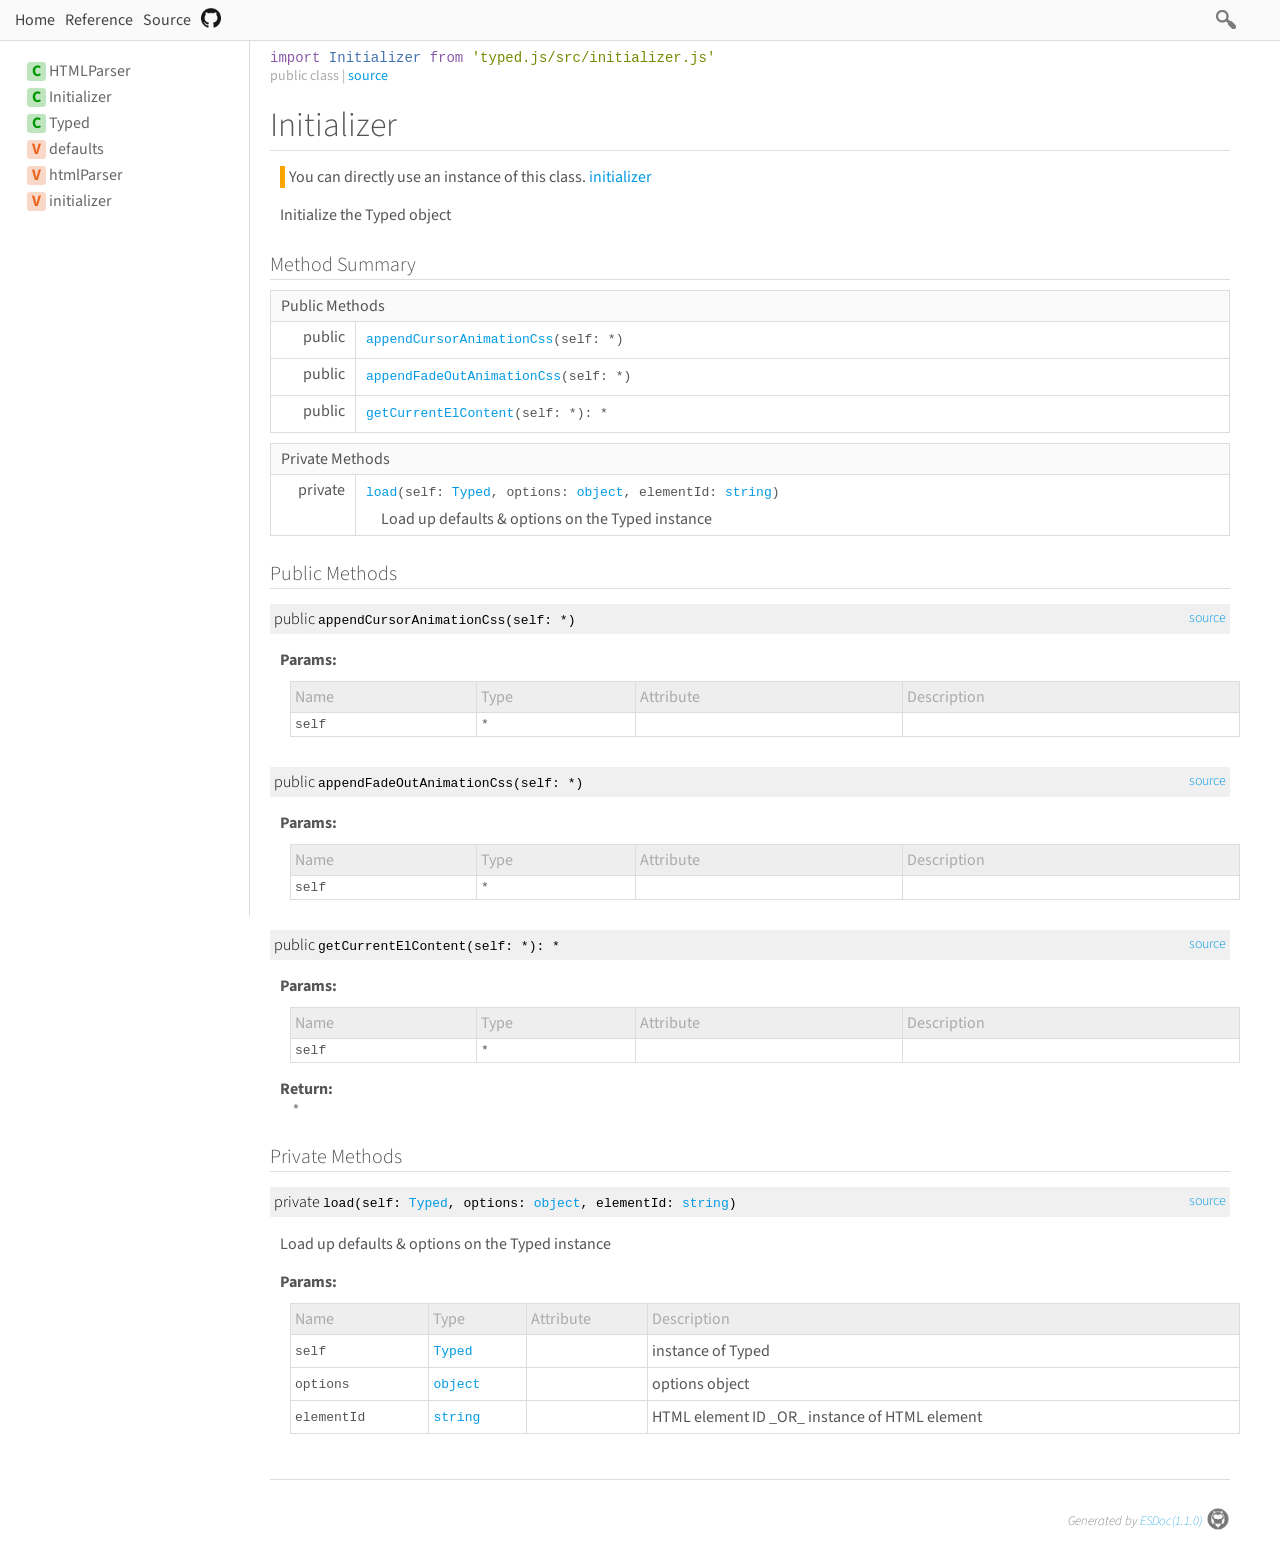
<file: typed.js-main/docs/class/src/initializer.js~Initializer.html>
<!DOCTYPE html>
<html>
<head>
  <meta charset="utf-8">
  <base data-ice="baseUrl" href="../../">
  <title data-ice="title">Initializer | typed.js</title>
  <link type="text/css" rel="stylesheet" href="css/style.css">
  <link type="text/css" rel="stylesheet" href="css/prettify-tomorrow.css">
  <script src="script/prettify/prettify.js"></script>
  <script src="script/manual.js"></script>
<meta name="description" content="A JavaScript Typing Animation Library"><meta property="twitter:card" content="summary"><meta property="twitter:title" content="typed.js"><meta property="twitter:description" content="A JavaScript Typing Animation Library"></head>
<body class="layout-container" data-ice="rootContainer">

<header>
  <a href="./">Home</a>
  
  <a href="identifiers.html">Reference</a>
  <a href="source.html">Source</a>
  
  <div class="search-box">
  <span>
    <img src="./image/search.png">
    <span class="search-input-edge"></span><input class="search-input"><span class="search-input-edge"></span>
  </span>
    <ul class="search-result"></ul>
  </div>
<a style="position:relative; top:3px;" href="https://github.com/mattboldt/typed.js"><img width="20px" src="./image/github.png"></a></header>

<nav class="navigation" data-ice="nav"><div>
  <ul>
    
  <li data-ice="doc"><span data-ice="kind" class="kind-class">C</span><span data-ice="name"><span><a href="class/src/html-parser.js~HTMLParser.html">HTMLParser</a></span></span></li>
<li data-ice="doc"><span data-ice="kind" class="kind-class">C</span><span data-ice="name"><span><a href="class/src/initializer.js~Initializer.html">Initializer</a></span></span></li>
<li data-ice="doc"><span data-ice="kind" class="kind-class">C</span><span data-ice="name"><span><a href="class/src/typed.js~Typed.html">Typed</a></span></span></li>
<li data-ice="doc"><span data-ice="kind" class="kind-variable">V</span><span data-ice="name"><span><a href="variable/index.html#static-variable-defaults">defaults</a></span></span></li>
<li data-ice="doc"><span data-ice="kind" class="kind-variable">V</span><span data-ice="name"><span><a href="variable/index.html#static-variable-htmlParser">htmlParser</a></span></span></li>
<li data-ice="doc"><span data-ice="kind" class="kind-variable">V</span><span data-ice="name"><span><a href="variable/index.html#static-variable-initializer">initializer</a></span></span></li>
</ul>
</div>
</nav>

<div class="content" data-ice="content"><div class="header-notice">
  <div data-ice="importPath" class="import-path"><pre class="prettyprint"><code data-ice="importPathCode">import Initializer from &apos;<span><a href="file/src/initializer.js.html#lineNumber6">typed.js/src/initializer.js</a></span>&apos;</code></pre></div>
  <span data-ice="access">public</span>
  <span data-ice="kind">class</span>
  
  
  
  <span data-ice="source">| <span><a href="file/src/initializer.js.html#lineNumber6">source</a></span></span>
</div>

<div class="self-detail detail">
  <h1 data-ice="name">Initializer</h1>

  <div data-ice="instanceDocs" class="instance-docs">
    <span>You can directly use an instance of this class.</span>
    
  <span data-ice="instanceDoc"><span><a href="variable/index.html#static-variable-initializer">initializer</a></span></span>
</div>

  
  
  
  
  
  
  
  
  

  
  
  <div class="description" data-ice="description"><p>Initialize the Typed object</p>
</div>
  

  

  

  

  
</div>





<div data-ice="methodSummary"><h2>Method Summary</h2><table class="summary" data-ice="summary">
  <thead><tr><td data-ice="title" colspan="3">Public Methods</td></tr></thead>
  <tbody>
  
  <tr data-ice="target">
    <td>
      <span class="access" data-ice="access">public</span>
      
      
      
      <span class="override" data-ice="override"></span>
    </td>
    <td>
      <div>
        <p>
          
          
          
          <span class="code" data-ice="name"><span><a href="class/src/initializer.js~Initializer.html#instance-method-appendCursorAnimationCss">appendCursorAnimationCss</a></span></span><span class="code" data-ice="signature">(self: <span>*</span>)</span>
        </p>
      </div>
      <div>
        
        
        
      </div>
    </td>
    <td>
      
      
    </td>
  </tr>
<tr data-ice="target">
    <td>
      <span class="access" data-ice="access">public</span>
      
      
      
      <span class="override" data-ice="override"></span>
    </td>
    <td>
      <div>
        <p>
          
          
          
          <span class="code" data-ice="name"><span><a href="class/src/initializer.js~Initializer.html#instance-method-appendFadeOutAnimationCss">appendFadeOutAnimationCss</a></span></span><span class="code" data-ice="signature">(self: <span>*</span>)</span>
        </p>
      </div>
      <div>
        
        
        
      </div>
    </td>
    <td>
      
      
    </td>
  </tr>
<tr data-ice="target">
    <td>
      <span class="access" data-ice="access">public</span>
      
      
      
      <span class="override" data-ice="override"></span>
    </td>
    <td>
      <div>
        <p>
          
          
          
          <span class="code" data-ice="name"><span><a href="class/src/initializer.js~Initializer.html#instance-method-getCurrentElContent">getCurrentElContent</a></span></span><span class="code" data-ice="signature">(self: <span>*</span>): <span>*</span></span>
        </p>
      </div>
      <div>
        
        
        
      </div>
    </td>
    <td>
      
      
    </td>
  </tr>
</tbody>
</table>
<table class="summary" data-ice="summary">
  <thead><tr><td data-ice="title" colspan="3">Private Methods</td></tr></thead>
  <tbody>
  
  <tr data-ice="target">
    <td>
      <span class="access" data-ice="access">private</span>
      
      
      
      <span class="override" data-ice="override"></span>
    </td>
    <td>
      <div>
        <p>
          
          
          
          <span class="code" data-ice="name"><span><a href="class/src/initializer.js~Initializer.html#instance-method-load">load</a></span></span><span class="code" data-ice="signature">(self: <span><a href="class/src/typed.js~Typed.html">Typed</a></span>, options: <span><a href="https://developer.mozilla.org/en-US/docs/Web/JavaScript/Reference/Global_Objects/Object">object</a></span>, elementId: <span><a href="https://developer.mozilla.org/en-US/docs/Web/JavaScript/Reference/Global_Objects/String">string</a></span>)</span>
        </p>
      </div>
      <div>
        
        
        <div data-ice="description"><p>Load up defaults &amp; options on the Typed instance</p>
</div>
      </div>
    </td>
    <td>
      
      
    </td>
  </tr>
</tbody>
</table>
</div>







<div data-ice="methodDetails"><h2 data-ice="title">Public Methods</h2>

<div class="detail" data-ice="detail">
  <h3 data-ice="anchor" id="instance-method-appendCursorAnimationCss">
    <span class="access" data-ice="access">public</span>
    
    
    
    
    
    <span class="code" data-ice="name">appendCursorAnimationCss</span><span class="code" data-ice="signature">(self: <span>*</span>)</span>
    <span class="right-info">
      
      
      <span data-ice="source"><span><a href="file/src/initializer.js.html#lineNumber161">source</a></span></span>
    </span>
  </h3>

  
  
  
  

  

  <div data-ice="properties"><div data-ice="properties">
  <h4 data-ice="title">Params:</h4>
  <table class="params">
    <thead>
    <tr><td>Name</td><td>Type</td><td>Attribute</td><td>Description</td></tr>
    </thead>
    <tbody>
    
    <tr data-ice="property" data-depth="0">
      <td data-ice="name" class="code" data-depth="0">self</td>
      <td data-ice="type" class="code"><span>*</span></td>
      <td data-ice="appendix"></td>
      <td data-ice="description"></td>
    </tr>
</tbody>
  </table>
</div>
</div>

  

  

  

  

  

  

  

  
  
</div>
<div class="detail" data-ice="detail">
  <h3 data-ice="anchor" id="instance-method-appendFadeOutAnimationCss">
    <span class="access" data-ice="access">public</span>
    
    
    
    
    
    <span class="code" data-ice="name">appendFadeOutAnimationCss</span><span class="code" data-ice="signature">(self: <span>*</span>)</span>
    <span class="right-info">
      
      
      <span data-ice="source"><span><a href="file/src/initializer.js.html#lineNumber193">source</a></span></span>
    </span>
  </h3>

  
  
  
  

  

  <div data-ice="properties"><div data-ice="properties">
  <h4 data-ice="title">Params:</h4>
  <table class="params">
    <thead>
    <tr><td>Name</td><td>Type</td><td>Attribute</td><td>Description</td></tr>
    </thead>
    <tbody>
    
    <tr data-ice="property" data-depth="0">
      <td data-ice="name" class="code" data-depth="0">self</td>
      <td data-ice="type" class="code"><span>*</span></td>
      <td data-ice="appendix"></td>
      <td data-ice="description"></td>
    </tr>
</tbody>
  </table>
</div>
</div>

  

  

  

  

  

  

  

  
  
</div>
<div class="detail" data-ice="detail">
  <h3 data-ice="anchor" id="instance-method-getCurrentElContent">
    <span class="access" data-ice="access">public</span>
    
    
    
    
    
    <span class="code" data-ice="name">getCurrentElContent</span><span class="code" data-ice="signature">(self: <span>*</span>): <span>*</span></span>
    <span class="right-info">
      
      
      <span data-ice="source"><span><a href="file/src/initializer.js.html#lineNumber147">source</a></span></span>
    </span>
  </h3>

  
  
  
  

  

  <div data-ice="properties"><div data-ice="properties">
  <h4 data-ice="title">Params:</h4>
  <table class="params">
    <thead>
    <tr><td>Name</td><td>Type</td><td>Attribute</td><td>Description</td></tr>
    </thead>
    <tbody>
    
    <tr data-ice="property" data-depth="0">
      <td data-ice="name" class="code" data-depth="0">self</td>
      <td data-ice="type" class="code"><span>*</span></td>
      <td data-ice="appendix"></td>
      <td data-ice="description"></td>
    </tr>
</tbody>
  </table>
</div>
</div>

  <div class="return-params" data-ice="returnParams">
    <h4>Return:</h4>
    <table>
      <tbody>
        <tr>
          <td class="return-type code" data-ice="returnType"><span>*</span></td>
          
        </tr>
      </tbody>
    </table>
    <div data-ice="returnProperties">
</div>
  </div>

  

  

  

  

  

  

  
  
</div>
<h2 data-ice="title">Private Methods</h2>

<div class="detail" data-ice="detail">
  <h3 data-ice="anchor" id="instance-method-load">
    <span class="access" data-ice="access">private</span>
    
    
    
    
    
    <span class="code" data-ice="name">load</span><span class="code" data-ice="signature">(self: <span><a href="class/src/typed.js~Typed.html">Typed</a></span>, options: <span><a href="https://developer.mozilla.org/en-US/docs/Web/JavaScript/Reference/Global_Objects/Object">object</a></span>, elementId: <span><a href="https://developer.mozilla.org/en-US/docs/Web/JavaScript/Reference/Global_Objects/String">string</a></span>)</span>
    <span class="right-info">
      
      
      <span data-ice="source"><span><a href="file/src/initializer.js.html#lineNumber15">source</a></span></span>
    </span>
  </h3>

  
  
  
  <div data-ice="description"><p>Load up defaults &amp; options on the Typed instance</p>
</div>

  

  <div data-ice="properties"><div data-ice="properties">
  <h4 data-ice="title">Params:</h4>
  <table class="params">
    <thead>
    <tr><td>Name</td><td>Type</td><td>Attribute</td><td>Description</td></tr>
    </thead>
    <tbody>
    
    <tr data-ice="property" data-depth="0">
      <td data-ice="name" class="code" data-depth="0">self</td>
      <td data-ice="type" class="code"><span><a href="class/src/typed.js~Typed.html">Typed</a></span></td>
      <td data-ice="appendix"></td>
      <td data-ice="description"><p>instance of Typed</p>
</td>
    </tr>
<tr data-ice="property" data-depth="0">
      <td data-ice="name" class="code" data-depth="0">options</td>
      <td data-ice="type" class="code"><span><a href="https://developer.mozilla.org/en-US/docs/Web/JavaScript/Reference/Global_Objects/Object">object</a></span></td>
      <td data-ice="appendix"></td>
      <td data-ice="description"><p>options object</p>
</td>
    </tr>
<tr data-ice="property" data-depth="0">
      <td data-ice="name" class="code" data-depth="0">elementId</td>
      <td data-ice="type" class="code"><span><a href="https://developer.mozilla.org/en-US/docs/Web/JavaScript/Reference/Global_Objects/String">string</a></span></td>
      <td data-ice="appendix"></td>
      <td data-ice="description"><p>HTML element ID _OR_ instance of HTML element</p>
</td>
    </tr>
</tbody>
  </table>
</div>
</div>

  

  

  

  

  

  

  

  
  
</div>
</div>
</div>

<footer class="footer">
  Generated by <a href="https://esdoc.org">ESDoc<span data-ice="esdocVersion">(1.1.0)</span><img src="./image/esdoc-logo-mini-black.png"></a>
</footer>

<script src="script/search_index.js"></script>
<script src="script/search.js"></script>
<script src="script/pretty-print.js"></script>
<script src="script/inherited-summary.js"></script>
<script src="script/test-summary.js"></script>
<script src="script/inner-link.js"></script>
<script src="script/patch-for-local.js"></script>
</body>
</html>
</file>
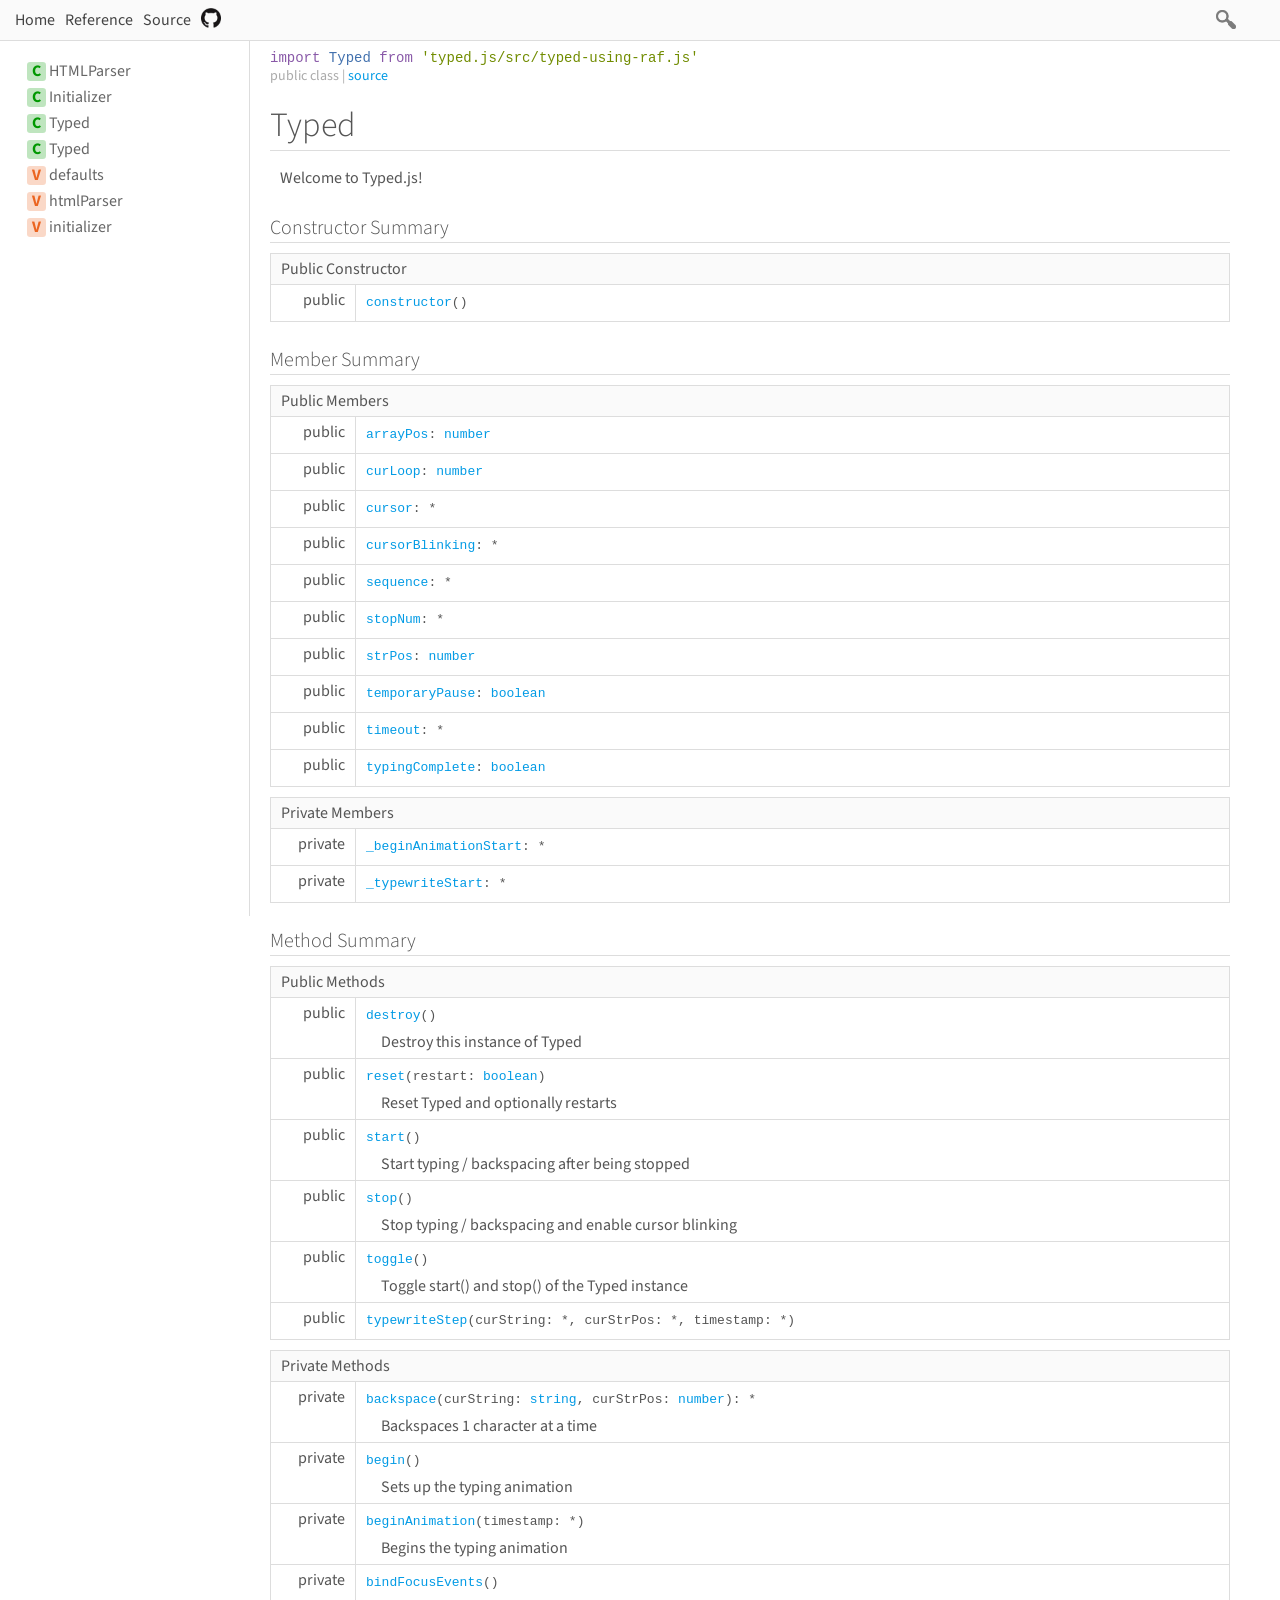
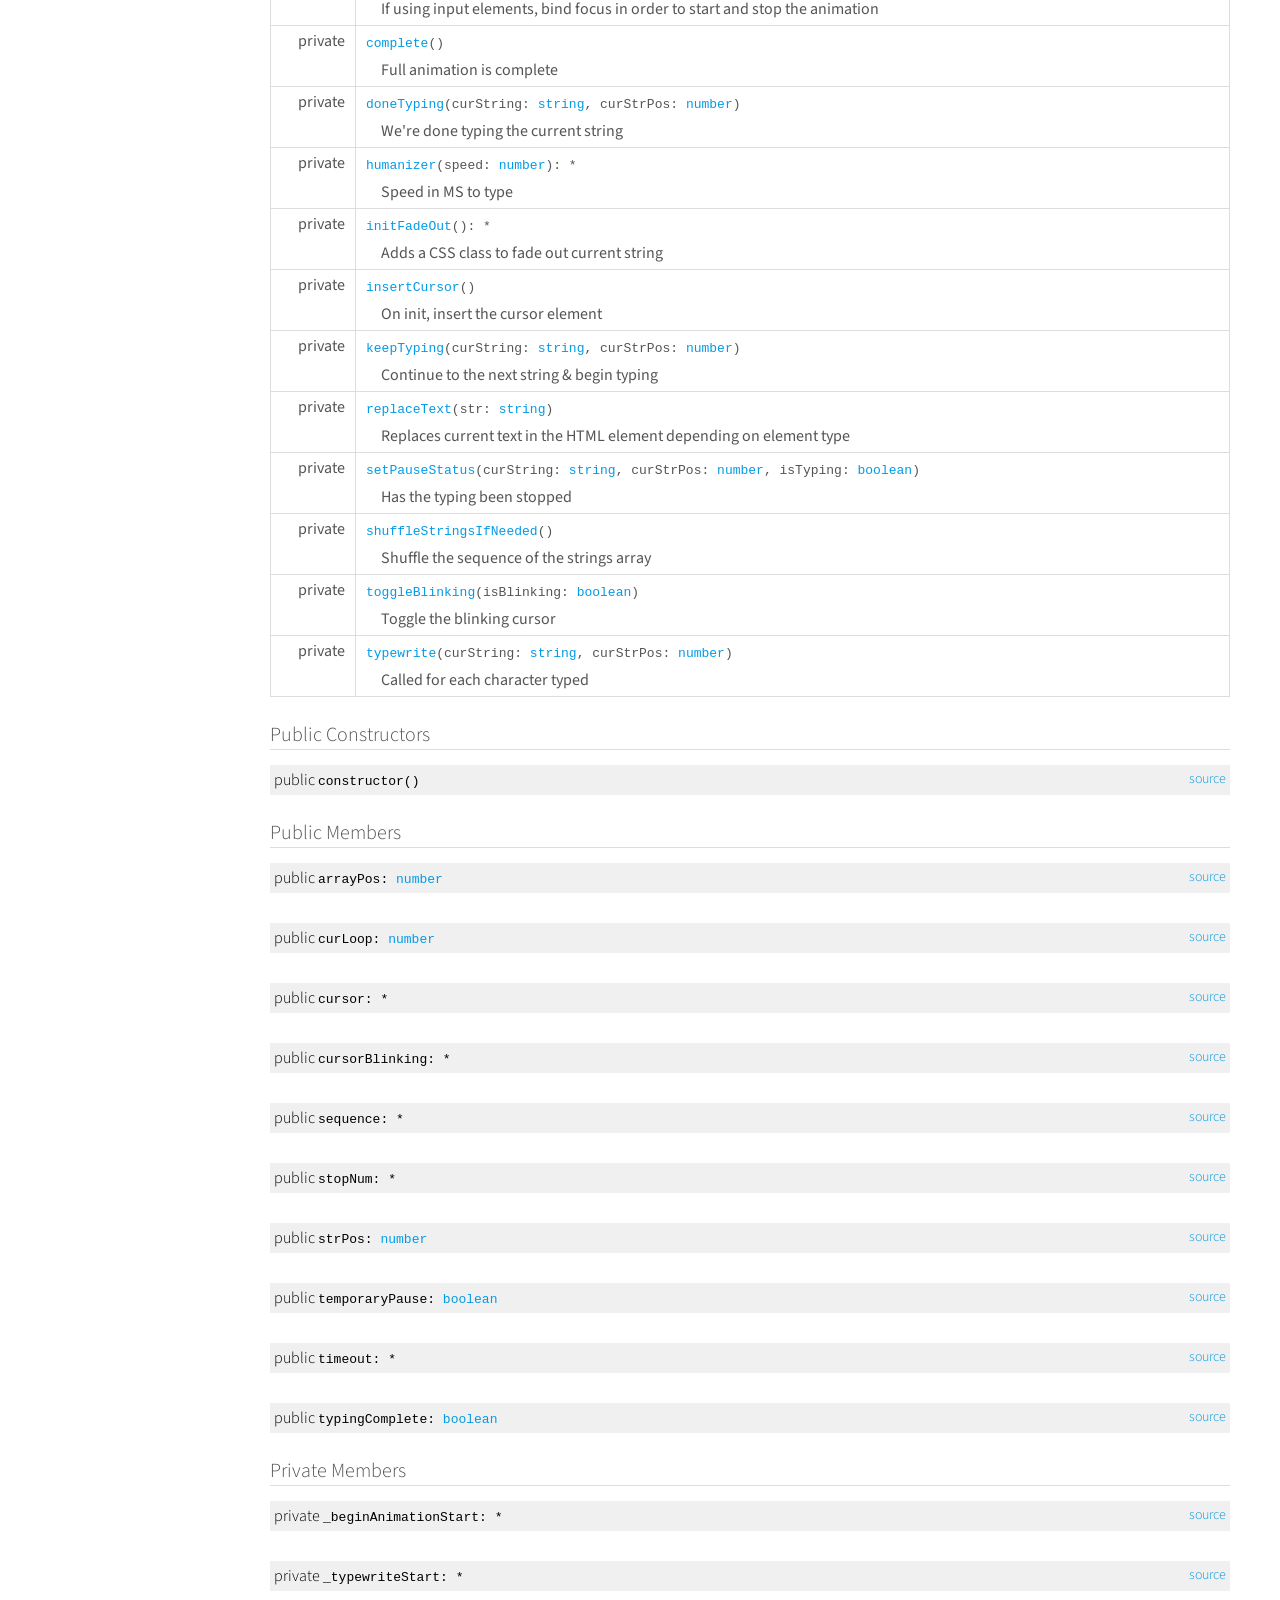
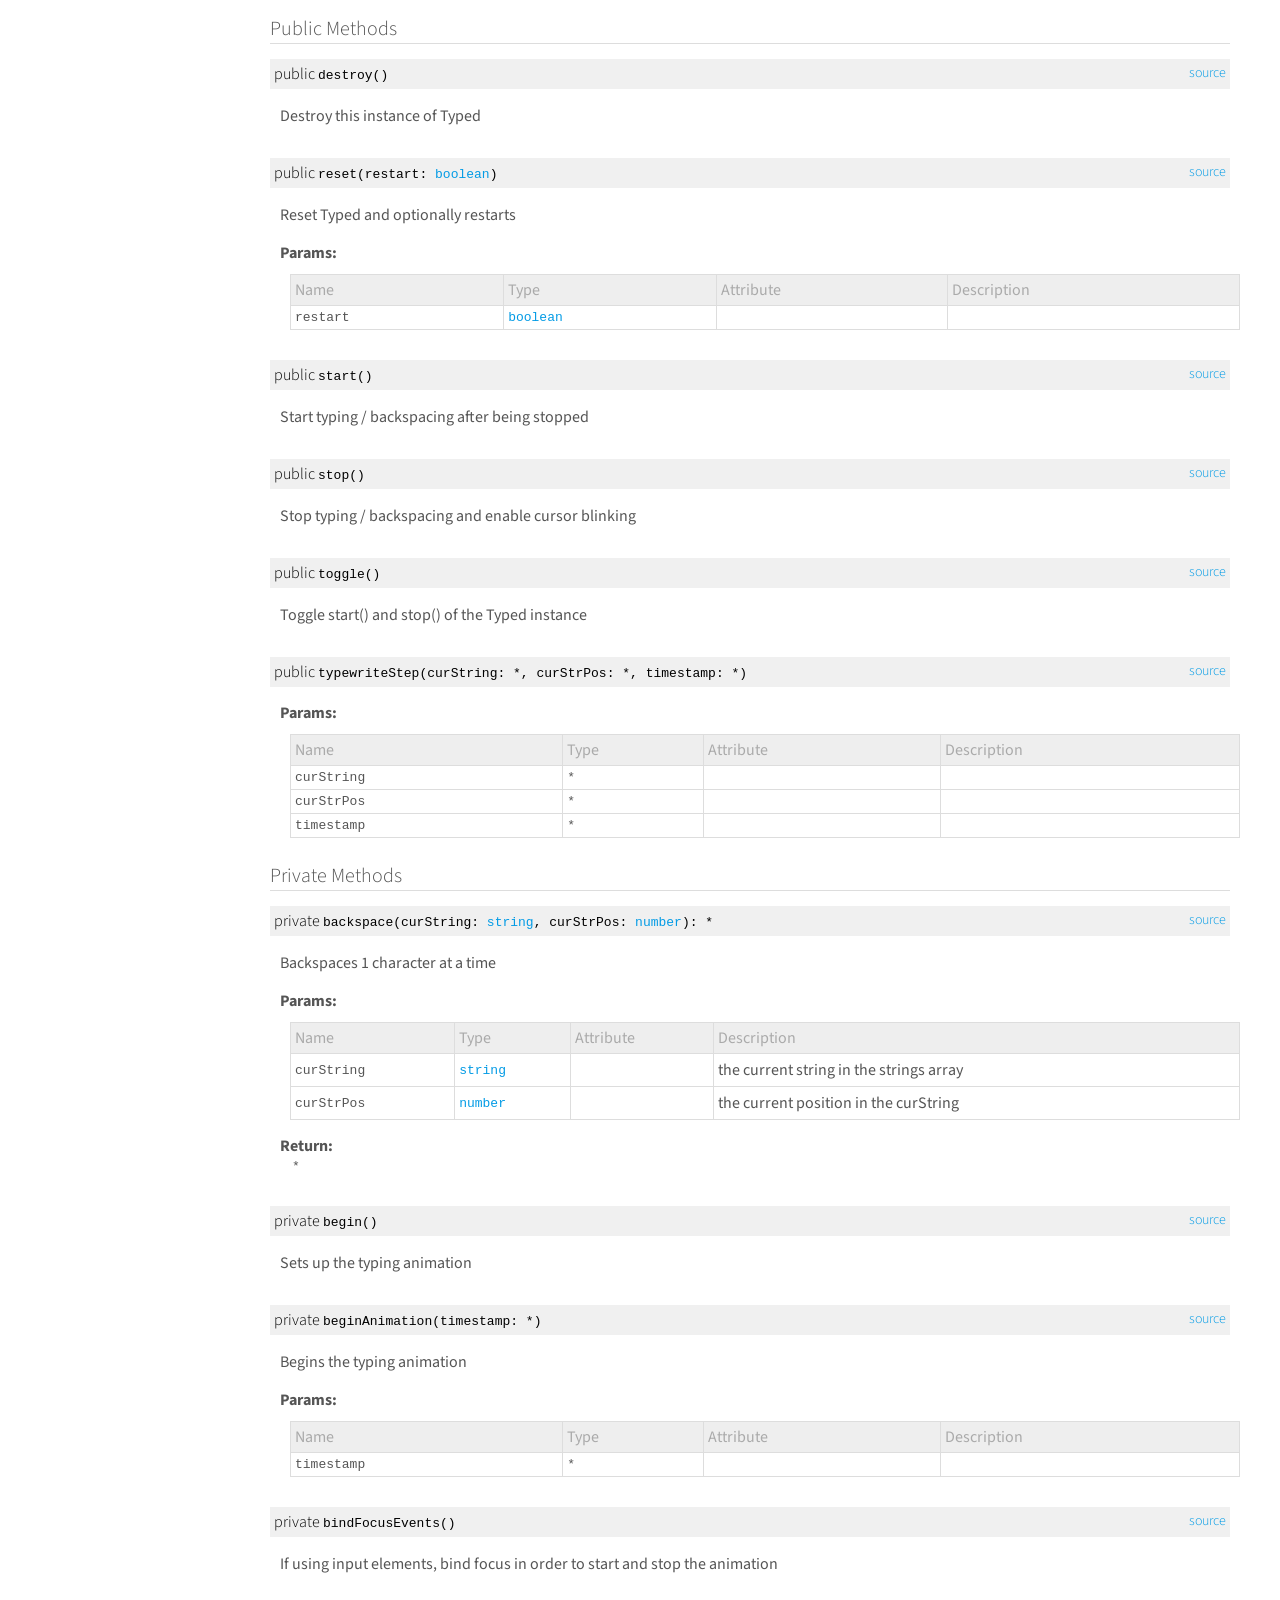
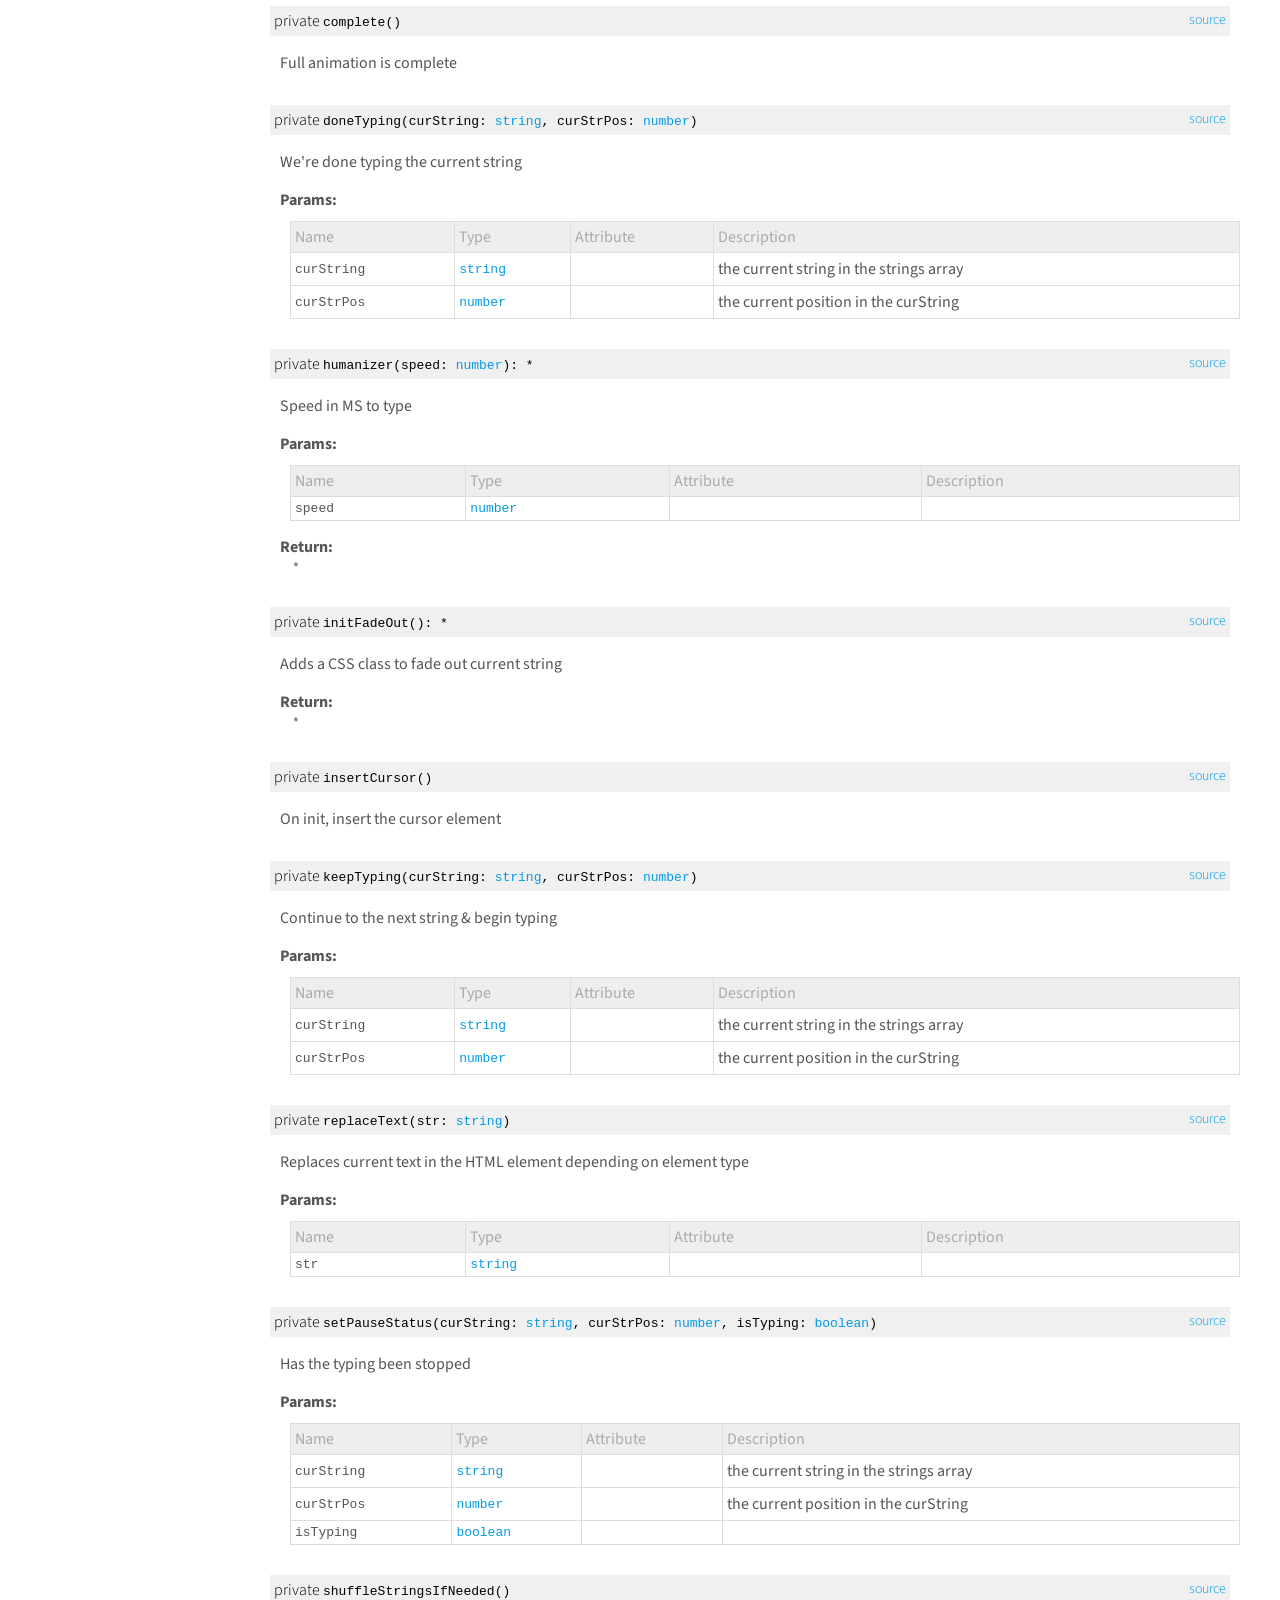
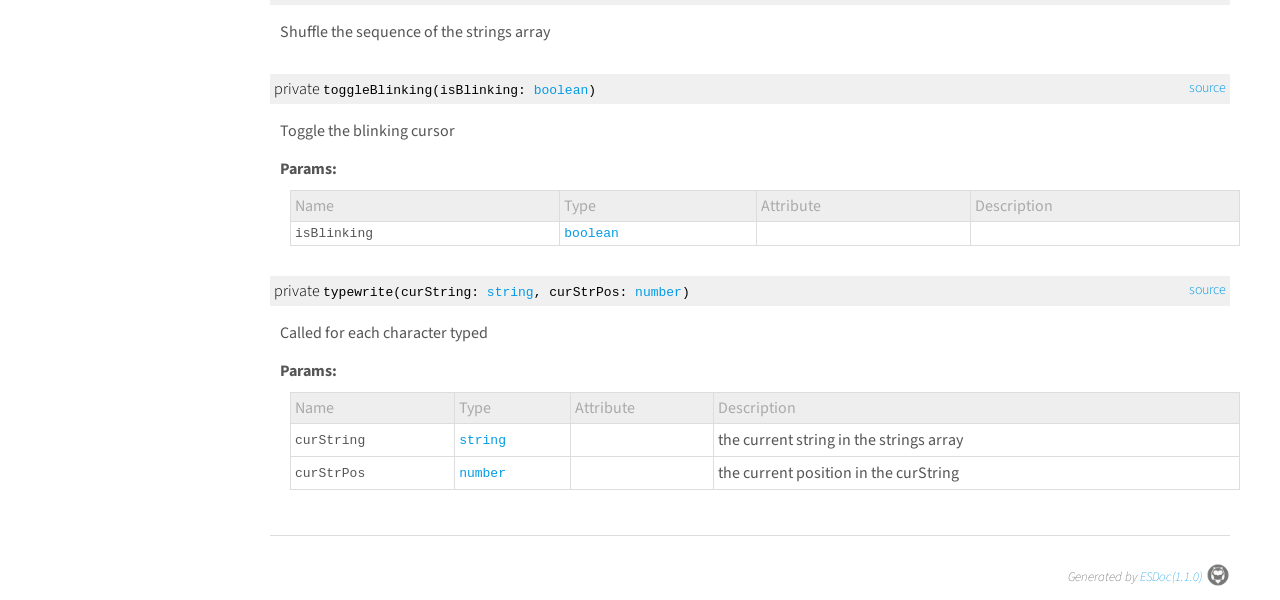
<file: typed.js-main/docs/class/src/typed-using-raf.js~Typed.html>
<!DOCTYPE html>
<html>
<head>
  <meta charset="utf-8">
  <base data-ice="baseUrl" href="../../">
  <title data-ice="title">Typed | typed.js</title>
  <link type="text/css" rel="stylesheet" href="css/style.css">
  <link type="text/css" rel="stylesheet" href="css/prettify-tomorrow.css">
  <script src="script/prettify/prettify.js"></script>
  <script src="script/manual.js"></script>
<meta name="description" content="A JavaScript Typing Animation Library"><meta property="twitter:card" content="summary"><meta property="twitter:title" content="typed.js"><meta property="twitter:description" content="A JavaScript Typing Animation Library"></head>
<body class="layout-container" data-ice="rootContainer">

<header>
  <a href="./">Home</a>
  
  <a href="identifiers.html">Reference</a>
  <a href="source.html">Source</a>
  
  <div class="search-box">
  <span>
    <img src="./image/search.png">
    <span class="search-input-edge"></span><input class="search-input"><span class="search-input-edge"></span>
  </span>
    <ul class="search-result"></ul>
  </div>
<a style="position:relative; top:3px;" href="https://github.com/mattboldt/typed.js"><img width="20px" src="./image/github.png"></a></header>

<nav class="navigation" data-ice="nav"><div>
  <ul>
    
  <li data-ice="doc"><span data-ice="kind" class="kind-class">C</span><span data-ice="name"><span><a href="class/src/html-parser.js~HTMLParser.html">HTMLParser</a></span></span></li>
<li data-ice="doc"><span data-ice="kind" class="kind-class">C</span><span data-ice="name"><span><a href="class/src/initializer.js~Initializer.html">Initializer</a></span></span></li>
<li data-ice="doc"><span data-ice="kind" class="kind-class">C</span><span data-ice="name"><span><a href="class/src/typed-using-raf.js~Typed.html">Typed</a></span></span></li>
<li data-ice="doc"><span data-ice="kind" class="kind-class">C</span><span data-ice="name"><span><a href="class/src/typed.js~Typed.html">Typed</a></span></span></li>
<li data-ice="doc"><span data-ice="kind" class="kind-variable">V</span><span data-ice="name"><span><a href="variable/index.html#static-variable-defaults">defaults</a></span></span></li>
<li data-ice="doc"><span data-ice="kind" class="kind-variable">V</span><span data-ice="name"><span><a href="variable/index.html#static-variable-htmlParser">htmlParser</a></span></span></li>
<li data-ice="doc"><span data-ice="kind" class="kind-variable">V</span><span data-ice="name"><span><a href="variable/index.html#static-variable-initializer">initializer</a></span></span></li>
</ul>
</div>
</nav>

<div class="content" data-ice="content"><div class="header-notice">
  <div data-ice="importPath" class="import-path"><pre class="prettyprint"><code data-ice="importPathCode">import Typed from &apos;<span><a href="file/src/typed-using-raf.js.html#lineNumber11">typed.js/src/typed-using-raf.js</a></span>&apos;</code></pre></div>
  <span data-ice="access">public</span>
  <span data-ice="kind">class</span>
  
  
  
  <span data-ice="source">| <span><a href="file/src/typed-using-raf.js.html#lineNumber11">source</a></span></span>
</div>

<div class="self-detail detail">
  <h1 data-ice="name">Typed</h1>

  

  
  
  
  
  
  
  
  
  

  
  
  <div class="description" data-ice="description"><p>Welcome to Typed.js!</p>
</div>
  

  

  

  

  
</div>



<div data-ice="constructorSummary"><h2>Constructor Summary</h2><table class="summary" data-ice="summary">
  <thead><tr><td data-ice="title" colspan="3">Public Constructor</td></tr></thead>
  <tbody>
  
  <tr data-ice="target">
    <td>
      <span class="access" data-ice="access">public</span>
      
      
      
      <span class="override" data-ice="override"></span>
    </td>
    <td>
      <div>
        <p>
          
          
          
          <span class="code" data-ice="name"><span><a href="class/src/typed-using-raf.js~Typed.html#instance-constructor-constructor">constructor</a></span></span><span class="code" data-ice="signature">()</span>
        </p>
      </div>
      <div>
        
        
        
      </div>
    </td>
    <td>
      
      
    </td>
  </tr>
</tbody>
</table>
</div>
<div data-ice="memberSummary"><h2>Member Summary</h2><table class="summary" data-ice="summary">
  <thead><tr><td data-ice="title" colspan="3">Public Members</td></tr></thead>
  <tbody>
  
  <tr data-ice="target">
    <td>
      <span class="access" data-ice="access">public</span>
      
      
      
      <span class="override" data-ice="override"></span>
    </td>
    <td>
      <div>
        <p>
          
          
          
          <span class="code" data-ice="name"><span><a href="class/src/typed-using-raf.js~Typed.html#instance-member-arrayPos">arrayPos</a></span></span><span class="code" data-ice="signature">: <span><a href="https://developer.mozilla.org/en-US/docs/Web/JavaScript/Reference/Global_Objects/Number">number</a></span></span>
        </p>
      </div>
      <div>
        
        
        
      </div>
    </td>
    <td>
      
      
    </td>
  </tr>
<tr data-ice="target">
    <td>
      <span class="access" data-ice="access">public</span>
      
      
      
      <span class="override" data-ice="override"></span>
    </td>
    <td>
      <div>
        <p>
          
          
          
          <span class="code" data-ice="name"><span><a href="class/src/typed-using-raf.js~Typed.html#instance-member-curLoop">curLoop</a></span></span><span class="code" data-ice="signature">: <span><a href="https://developer.mozilla.org/en-US/docs/Web/JavaScript/Reference/Global_Objects/Number">number</a></span></span>
        </p>
      </div>
      <div>
        
        
        
      </div>
    </td>
    <td>
      
      
    </td>
  </tr>
<tr data-ice="target">
    <td>
      <span class="access" data-ice="access">public</span>
      
      
      
      <span class="override" data-ice="override"></span>
    </td>
    <td>
      <div>
        <p>
          
          
          
          <span class="code" data-ice="name"><span><a href="class/src/typed-using-raf.js~Typed.html#instance-member-cursor">cursor</a></span></span><span class="code" data-ice="signature">: <span>*</span></span>
        </p>
      </div>
      <div>
        
        
        
      </div>
    </td>
    <td>
      
      
    </td>
  </tr>
<tr data-ice="target">
    <td>
      <span class="access" data-ice="access">public</span>
      
      
      
      <span class="override" data-ice="override"></span>
    </td>
    <td>
      <div>
        <p>
          
          
          
          <span class="code" data-ice="name"><span><a href="class/src/typed-using-raf.js~Typed.html#instance-member-cursorBlinking">cursorBlinking</a></span></span><span class="code" data-ice="signature">: <span>*</span></span>
        </p>
      </div>
      <div>
        
        
        
      </div>
    </td>
    <td>
      
      
    </td>
  </tr>
<tr data-ice="target">
    <td>
      <span class="access" data-ice="access">public</span>
      
      
      
      <span class="override" data-ice="override"></span>
    </td>
    <td>
      <div>
        <p>
          
          
          
          <span class="code" data-ice="name"><span><a href="class/src/typed-using-raf.js~Typed.html#instance-member-sequence">sequence</a></span></span><span class="code" data-ice="signature">: <span>*</span></span>
        </p>
      </div>
      <div>
        
        
        
      </div>
    </td>
    <td>
      
      
    </td>
  </tr>
<tr data-ice="target">
    <td>
      <span class="access" data-ice="access">public</span>
      
      
      
      <span class="override" data-ice="override"></span>
    </td>
    <td>
      <div>
        <p>
          
          
          
          <span class="code" data-ice="name"><span><a href="class/src/typed-using-raf.js~Typed.html#instance-member-stopNum">stopNum</a></span></span><span class="code" data-ice="signature">: <span>*</span></span>
        </p>
      </div>
      <div>
        
        
        
      </div>
    </td>
    <td>
      
      
    </td>
  </tr>
<tr data-ice="target">
    <td>
      <span class="access" data-ice="access">public</span>
      
      
      
      <span class="override" data-ice="override"></span>
    </td>
    <td>
      <div>
        <p>
          
          
          
          <span class="code" data-ice="name"><span><a href="class/src/typed-using-raf.js~Typed.html#instance-member-strPos">strPos</a></span></span><span class="code" data-ice="signature">: <span><a href="https://developer.mozilla.org/en-US/docs/Web/JavaScript/Reference/Global_Objects/Number">number</a></span></span>
        </p>
      </div>
      <div>
        
        
        
      </div>
    </td>
    <td>
      
      
    </td>
  </tr>
<tr data-ice="target">
    <td>
      <span class="access" data-ice="access">public</span>
      
      
      
      <span class="override" data-ice="override"></span>
    </td>
    <td>
      <div>
        <p>
          
          
          
          <span class="code" data-ice="name"><span><a href="class/src/typed-using-raf.js~Typed.html#instance-member-temporaryPause">temporaryPause</a></span></span><span class="code" data-ice="signature">: <span><a href="https://developer.mozilla.org/en-US/docs/Web/JavaScript/Reference/Global_Objects/Boolean">boolean</a></span></span>
        </p>
      </div>
      <div>
        
        
        
      </div>
    </td>
    <td>
      
      
    </td>
  </tr>
<tr data-ice="target">
    <td>
      <span class="access" data-ice="access">public</span>
      
      
      
      <span class="override" data-ice="override"></span>
    </td>
    <td>
      <div>
        <p>
          
          
          
          <span class="code" data-ice="name"><span><a href="class/src/typed-using-raf.js~Typed.html#instance-member-timeout">timeout</a></span></span><span class="code" data-ice="signature">: <span>*</span></span>
        </p>
      </div>
      <div>
        
        
        
      </div>
    </td>
    <td>
      
      
    </td>
  </tr>
<tr data-ice="target">
    <td>
      <span class="access" data-ice="access">public</span>
      
      
      
      <span class="override" data-ice="override"></span>
    </td>
    <td>
      <div>
        <p>
          
          
          
          <span class="code" data-ice="name"><span><a href="class/src/typed-using-raf.js~Typed.html#instance-member-typingComplete">typingComplete</a></span></span><span class="code" data-ice="signature">: <span><a href="https://developer.mozilla.org/en-US/docs/Web/JavaScript/Reference/Global_Objects/Boolean">boolean</a></span></span>
        </p>
      </div>
      <div>
        
        
        
      </div>
    </td>
    <td>
      
      
    </td>
  </tr>
</tbody>
</table>
<table class="summary" data-ice="summary">
  <thead><tr><td data-ice="title" colspan="3">Private Members</td></tr></thead>
  <tbody>
  
  <tr data-ice="target">
    <td>
      <span class="access" data-ice="access">private</span>
      
      
      
      <span class="override" data-ice="override"></span>
    </td>
    <td>
      <div>
        <p>
          
          
          
          <span class="code" data-ice="name"><span><a href="class/src/typed-using-raf.js~Typed.html#instance-member-_beginAnimationStart">_beginAnimationStart</a></span></span><span class="code" data-ice="signature">: <span>*</span></span>
        </p>
      </div>
      <div>
        
        
        
      </div>
    </td>
    <td>
      
      
    </td>
  </tr>
<tr data-ice="target">
    <td>
      <span class="access" data-ice="access">private</span>
      
      
      
      <span class="override" data-ice="override"></span>
    </td>
    <td>
      <div>
        <p>
          
          
          
          <span class="code" data-ice="name"><span><a href="class/src/typed-using-raf.js~Typed.html#instance-member-_typewriteStart">_typewriteStart</a></span></span><span class="code" data-ice="signature">: <span>*</span></span>
        </p>
      </div>
      <div>
        
        
        
      </div>
    </td>
    <td>
      
      
    </td>
  </tr>
</tbody>
</table>
</div>
<div data-ice="methodSummary"><h2>Method Summary</h2><table class="summary" data-ice="summary">
  <thead><tr><td data-ice="title" colspan="3">Public Methods</td></tr></thead>
  <tbody>
  
  <tr data-ice="target">
    <td>
      <span class="access" data-ice="access">public</span>
      
      
      
      <span class="override" data-ice="override"></span>
    </td>
    <td>
      <div>
        <p>
          
          
          
          <span class="code" data-ice="name"><span><a href="class/src/typed-using-raf.js~Typed.html#instance-method-destroy">destroy</a></span></span><span class="code" data-ice="signature">()</span>
        </p>
      </div>
      <div>
        
        
        <div data-ice="description"><p>Destroy this instance of Typed</p>
</div>
      </div>
    </td>
    <td>
      
      
    </td>
  </tr>
<tr data-ice="target">
    <td>
      <span class="access" data-ice="access">public</span>
      
      
      
      <span class="override" data-ice="override"></span>
    </td>
    <td>
      <div>
        <p>
          
          
          
          <span class="code" data-ice="name"><span><a href="class/src/typed-using-raf.js~Typed.html#instance-method-reset">reset</a></span></span><span class="code" data-ice="signature">(restart: <span><a href="https://developer.mozilla.org/en-US/docs/Web/JavaScript/Reference/Global_Objects/Boolean">boolean</a></span>)</span>
        </p>
      </div>
      <div>
        
        
        <div data-ice="description"><p>Reset Typed and optionally restarts</p>
</div>
      </div>
    </td>
    <td>
      
      
    </td>
  </tr>
<tr data-ice="target">
    <td>
      <span class="access" data-ice="access">public</span>
      
      
      
      <span class="override" data-ice="override"></span>
    </td>
    <td>
      <div>
        <p>
          
          
          
          <span class="code" data-ice="name"><span><a href="class/src/typed-using-raf.js~Typed.html#instance-method-start">start</a></span></span><span class="code" data-ice="signature">()</span>
        </p>
      </div>
      <div>
        
        
        <div data-ice="description"><p>Start typing / backspacing after being stopped</p>
</div>
      </div>
    </td>
    <td>
      
      
    </td>
  </tr>
<tr data-ice="target">
    <td>
      <span class="access" data-ice="access">public</span>
      
      
      
      <span class="override" data-ice="override"></span>
    </td>
    <td>
      <div>
        <p>
          
          
          
          <span class="code" data-ice="name"><span><a href="class/src/typed-using-raf.js~Typed.html#instance-method-stop">stop</a></span></span><span class="code" data-ice="signature">()</span>
        </p>
      </div>
      <div>
        
        
        <div data-ice="description"><p>Stop typing / backspacing and enable cursor blinking</p>
</div>
      </div>
    </td>
    <td>
      
      
    </td>
  </tr>
<tr data-ice="target">
    <td>
      <span class="access" data-ice="access">public</span>
      
      
      
      <span class="override" data-ice="override"></span>
    </td>
    <td>
      <div>
        <p>
          
          
          
          <span class="code" data-ice="name"><span><a href="class/src/typed-using-raf.js~Typed.html#instance-method-toggle">toggle</a></span></span><span class="code" data-ice="signature">()</span>
        </p>
      </div>
      <div>
        
        
        <div data-ice="description"><p>Toggle start() and stop() of the Typed instance</p>
</div>
      </div>
    </td>
    <td>
      
      
    </td>
  </tr>
<tr data-ice="target">
    <td>
      <span class="access" data-ice="access">public</span>
      
      
      
      <span class="override" data-ice="override"></span>
    </td>
    <td>
      <div>
        <p>
          
          
          
          <span class="code" data-ice="name"><span><a href="class/src/typed-using-raf.js~Typed.html#instance-method-typewriteStep">typewriteStep</a></span></span><span class="code" data-ice="signature">(curString: <span>*</span>, curStrPos: <span>*</span>, timestamp: <span>*</span>)</span>
        </p>
      </div>
      <div>
        
        
        
      </div>
    </td>
    <td>
      
      
    </td>
  </tr>
</tbody>
</table>
<table class="summary" data-ice="summary">
  <thead><tr><td data-ice="title" colspan="3">Private Methods</td></tr></thead>
  <tbody>
  
  <tr data-ice="target">
    <td>
      <span class="access" data-ice="access">private</span>
      
      
      
      <span class="override" data-ice="override"></span>
    </td>
    <td>
      <div>
        <p>
          
          
          
          <span class="code" data-ice="name"><span><a href="class/src/typed-using-raf.js~Typed.html#instance-method-backspace">backspace</a></span></span><span class="code" data-ice="signature">(curString: <span><a href="https://developer.mozilla.org/en-US/docs/Web/JavaScript/Reference/Global_Objects/String">string</a></span>, curStrPos: <span><a href="https://developer.mozilla.org/en-US/docs/Web/JavaScript/Reference/Global_Objects/Number">number</a></span>): <span>*</span></span>
        </p>
      </div>
      <div>
        
        
        <div data-ice="description"><p>Backspaces 1 character at a time</p>
</div>
      </div>
    </td>
    <td>
      
      
    </td>
  </tr>
<tr data-ice="target">
    <td>
      <span class="access" data-ice="access">private</span>
      
      
      
      <span class="override" data-ice="override"></span>
    </td>
    <td>
      <div>
        <p>
          
          
          
          <span class="code" data-ice="name"><span><a href="class/src/typed-using-raf.js~Typed.html#instance-method-begin">begin</a></span></span><span class="code" data-ice="signature">()</span>
        </p>
      </div>
      <div>
        
        
        <div data-ice="description"><p>Sets up the typing animation</p>
</div>
      </div>
    </td>
    <td>
      
      
    </td>
  </tr>
<tr data-ice="target">
    <td>
      <span class="access" data-ice="access">private</span>
      
      
      
      <span class="override" data-ice="override"></span>
    </td>
    <td>
      <div>
        <p>
          
          
          
          <span class="code" data-ice="name"><span><a href="class/src/typed-using-raf.js~Typed.html#instance-method-beginAnimation">beginAnimation</a></span></span><span class="code" data-ice="signature">(timestamp: <span>*</span>)</span>
        </p>
      </div>
      <div>
        
        
        <div data-ice="description"><p>Begins the typing animation</p>
</div>
      </div>
    </td>
    <td>
      
      
    </td>
  </tr>
<tr data-ice="target">
    <td>
      <span class="access" data-ice="access">private</span>
      
      
      
      <span class="override" data-ice="override"></span>
    </td>
    <td>
      <div>
        <p>
          
          
          
          <span class="code" data-ice="name"><span><a href="class/src/typed-using-raf.js~Typed.html#instance-method-bindFocusEvents">bindFocusEvents</a></span></span><span class="code" data-ice="signature">()</span>
        </p>
      </div>
      <div>
        
        
        <div data-ice="description"><p>If using input elements, bind focus in order to
start and stop the animation</p>
</div>
      </div>
    </td>
    <td>
      
      
    </td>
  </tr>
<tr data-ice="target">
    <td>
      <span class="access" data-ice="access">private</span>
      
      
      
      <span class="override" data-ice="override"></span>
    </td>
    <td>
      <div>
        <p>
          
          
          
          <span class="code" data-ice="name"><span><a href="class/src/typed-using-raf.js~Typed.html#instance-method-complete">complete</a></span></span><span class="code" data-ice="signature">()</span>
        </p>
      </div>
      <div>
        
        
        <div data-ice="description"><p>Full animation is complete</p>
</div>
      </div>
    </td>
    <td>
      
      
    </td>
  </tr>
<tr data-ice="target">
    <td>
      <span class="access" data-ice="access">private</span>
      
      
      
      <span class="override" data-ice="override"></span>
    </td>
    <td>
      <div>
        <p>
          
          
          
          <span class="code" data-ice="name"><span><a href="class/src/typed-using-raf.js~Typed.html#instance-method-doneTyping">doneTyping</a></span></span><span class="code" data-ice="signature">(curString: <span><a href="https://developer.mozilla.org/en-US/docs/Web/JavaScript/Reference/Global_Objects/String">string</a></span>, curStrPos: <span><a href="https://developer.mozilla.org/en-US/docs/Web/JavaScript/Reference/Global_Objects/Number">number</a></span>)</span>
        </p>
      </div>
      <div>
        
        
        <div data-ice="description"><p>We&apos;re done typing the current string</p>
</div>
      </div>
    </td>
    <td>
      
      
    </td>
  </tr>
<tr data-ice="target">
    <td>
      <span class="access" data-ice="access">private</span>
      
      
      
      <span class="override" data-ice="override"></span>
    </td>
    <td>
      <div>
        <p>
          
          
          
          <span class="code" data-ice="name"><span><a href="class/src/typed-using-raf.js~Typed.html#instance-method-humanizer">humanizer</a></span></span><span class="code" data-ice="signature">(speed: <span><a href="https://developer.mozilla.org/en-US/docs/Web/JavaScript/Reference/Global_Objects/Number">number</a></span>): <span>*</span></span>
        </p>
      </div>
      <div>
        
        
        <div data-ice="description"><p>Speed in MS to type</p>
</div>
      </div>
    </td>
    <td>
      
      
    </td>
  </tr>
<tr data-ice="target">
    <td>
      <span class="access" data-ice="access">private</span>
      
      
      
      <span class="override" data-ice="override"></span>
    </td>
    <td>
      <div>
        <p>
          
          
          
          <span class="code" data-ice="name"><span><a href="class/src/typed-using-raf.js~Typed.html#instance-method-initFadeOut">initFadeOut</a></span></span><span class="code" data-ice="signature">(): <span>*</span></span>
        </p>
      </div>
      <div>
        
        
        <div data-ice="description"><p>Adds a CSS class to fade out current string</p>
</div>
      </div>
    </td>
    <td>
      
      
    </td>
  </tr>
<tr data-ice="target">
    <td>
      <span class="access" data-ice="access">private</span>
      
      
      
      <span class="override" data-ice="override"></span>
    </td>
    <td>
      <div>
        <p>
          
          
          
          <span class="code" data-ice="name"><span><a href="class/src/typed-using-raf.js~Typed.html#instance-method-insertCursor">insertCursor</a></span></span><span class="code" data-ice="signature">()</span>
        </p>
      </div>
      <div>
        
        
        <div data-ice="description"><p>On init, insert the cursor element</p>
</div>
      </div>
    </td>
    <td>
      
      
    </td>
  </tr>
<tr data-ice="target">
    <td>
      <span class="access" data-ice="access">private</span>
      
      
      
      <span class="override" data-ice="override"></span>
    </td>
    <td>
      <div>
        <p>
          
          
          
          <span class="code" data-ice="name"><span><a href="class/src/typed-using-raf.js~Typed.html#instance-method-keepTyping">keepTyping</a></span></span><span class="code" data-ice="signature">(curString: <span><a href="https://developer.mozilla.org/en-US/docs/Web/JavaScript/Reference/Global_Objects/String">string</a></span>, curStrPos: <span><a href="https://developer.mozilla.org/en-US/docs/Web/JavaScript/Reference/Global_Objects/Number">number</a></span>)</span>
        </p>
      </div>
      <div>
        
        
        <div data-ice="description"><p>Continue to the next string &amp; begin typing</p>
</div>
      </div>
    </td>
    <td>
      
      
    </td>
  </tr>
<tr data-ice="target">
    <td>
      <span class="access" data-ice="access">private</span>
      
      
      
      <span class="override" data-ice="override"></span>
    </td>
    <td>
      <div>
        <p>
          
          
          
          <span class="code" data-ice="name"><span><a href="class/src/typed-using-raf.js~Typed.html#instance-method-replaceText">replaceText</a></span></span><span class="code" data-ice="signature">(str: <span><a href="https://developer.mozilla.org/en-US/docs/Web/JavaScript/Reference/Global_Objects/String">string</a></span>)</span>
        </p>
      </div>
      <div>
        
        
        <div data-ice="description"><p>Replaces current text in the HTML element
depending on element type</p>
</div>
      </div>
    </td>
    <td>
      
      
    </td>
  </tr>
<tr data-ice="target">
    <td>
      <span class="access" data-ice="access">private</span>
      
      
      
      <span class="override" data-ice="override"></span>
    </td>
    <td>
      <div>
        <p>
          
          
          
          <span class="code" data-ice="name"><span><a href="class/src/typed-using-raf.js~Typed.html#instance-method-setPauseStatus">setPauseStatus</a></span></span><span class="code" data-ice="signature">(curString: <span><a href="https://developer.mozilla.org/en-US/docs/Web/JavaScript/Reference/Global_Objects/String">string</a></span>, curStrPos: <span><a href="https://developer.mozilla.org/en-US/docs/Web/JavaScript/Reference/Global_Objects/Number">number</a></span>, isTyping: <span><a href="https://developer.mozilla.org/en-US/docs/Web/JavaScript/Reference/Global_Objects/Boolean">boolean</a></span>)</span>
        </p>
      </div>
      <div>
        
        
        <div data-ice="description"><p>Has the typing been stopped</p>
</div>
      </div>
    </td>
    <td>
      
      
    </td>
  </tr>
<tr data-ice="target">
    <td>
      <span class="access" data-ice="access">private</span>
      
      
      
      <span class="override" data-ice="override"></span>
    </td>
    <td>
      <div>
        <p>
          
          
          
          <span class="code" data-ice="name"><span><a href="class/src/typed-using-raf.js~Typed.html#instance-method-shuffleStringsIfNeeded">shuffleStringsIfNeeded</a></span></span><span class="code" data-ice="signature">()</span>
        </p>
      </div>
      <div>
        
        
        <div data-ice="description"><p>Shuffle the sequence of the strings array</p>
</div>
      </div>
    </td>
    <td>
      
      
    </td>
  </tr>
<tr data-ice="target">
    <td>
      <span class="access" data-ice="access">private</span>
      
      
      
      <span class="override" data-ice="override"></span>
    </td>
    <td>
      <div>
        <p>
          
          
          
          <span class="code" data-ice="name"><span><a href="class/src/typed-using-raf.js~Typed.html#instance-method-toggleBlinking">toggleBlinking</a></span></span><span class="code" data-ice="signature">(isBlinking: <span><a href="https://developer.mozilla.org/en-US/docs/Web/JavaScript/Reference/Global_Objects/Boolean">boolean</a></span>)</span>
        </p>
      </div>
      <div>
        
        
        <div data-ice="description"><p>Toggle the blinking cursor</p>
</div>
      </div>
    </td>
    <td>
      
      
    </td>
  </tr>
<tr data-ice="target">
    <td>
      <span class="access" data-ice="access">private</span>
      
      
      
      <span class="override" data-ice="override"></span>
    </td>
    <td>
      <div>
        <p>
          
          
          
          <span class="code" data-ice="name"><span><a href="class/src/typed-using-raf.js~Typed.html#instance-method-typewrite">typewrite</a></span></span><span class="code" data-ice="signature">(curString: <span><a href="https://developer.mozilla.org/en-US/docs/Web/JavaScript/Reference/Global_Objects/String">string</a></span>, curStrPos: <span><a href="https://developer.mozilla.org/en-US/docs/Web/JavaScript/Reference/Global_Objects/Number">number</a></span>)</span>
        </p>
      </div>
      <div>
        
        
        <div data-ice="description"><p>Called for each character typed</p>
</div>
      </div>
    </td>
    <td>
      
      
    </td>
  </tr>
</tbody>
</table>
</div>





<div data-ice="constructorDetails"><h2 data-ice="title">Public Constructors</h2>

<div class="detail" data-ice="detail">
  <h3 data-ice="anchor" id="instance-constructor-constructor">
    <span class="access" data-ice="access">public</span>
    
    
    
    
    
    <span class="code" data-ice="name">constructor</span><span class="code" data-ice="signature">()</span>
    <span class="right-info">
      
      
      <span data-ice="source"><span><a href="file/src/typed-using-raf.js.html#lineNumber12">source</a></span></span>
    </span>
  </h3>

  
  
  
  

  

  <div data-ice="properties">
</div>

  

  

  

  

  

  

  

  
  
</div>
</div>
<div data-ice="memberDetails"><h2 data-ice="title">Public Members</h2>

<div class="detail" data-ice="detail">
  <h3 data-ice="anchor" id="instance-member-arrayPos">
    <span class="access" data-ice="access">public</span>
    
    
    
    
    
    <span class="code" data-ice="name">arrayPos</span><span class="code" data-ice="signature">: <span><a href="https://developer.mozilla.org/en-US/docs/Web/JavaScript/Reference/Global_Objects/Number">number</a></span></span>
    <span class="right-info">
      
      
      <span data-ice="source"><span><a href="file/src/typed-using-raf.js.html#lineNumber77">source</a></span></span>
    </span>
  </h3>

  
  
  
  

  

  <div data-ice="properties">
</div>

  

  

  

  

  

  

  

  
  
</div>
<div class="detail" data-ice="detail">
  <h3 data-ice="anchor" id="instance-member-curLoop">
    <span class="access" data-ice="access">public</span>
    
    
    
    
    
    <span class="code" data-ice="name">curLoop</span><span class="code" data-ice="signature">: <span><a href="https://developer.mozilla.org/en-US/docs/Web/JavaScript/Reference/Global_Objects/Number">number</a></span></span>
    <span class="right-info">
      
      
      <span data-ice="source"><span><a href="file/src/typed-using-raf.js.html#lineNumber78">source</a></span></span>
    </span>
  </h3>

  
  
  
  

  

  <div data-ice="properties">
</div>

  

  

  

  

  

  

  

  
  
</div>
<div class="detail" data-ice="detail">
  <h3 data-ice="anchor" id="instance-member-cursor">
    <span class="access" data-ice="access">public</span>
    
    
    
    
    
    <span class="code" data-ice="name">cursor</span><span class="code" data-ice="signature">: <span>*</span></span>
    <span class="right-info">
      
      
      <span data-ice="source"><span><a href="file/src/typed-using-raf.js.html#lineNumber74">source</a></span></span>
    </span>
  </h3>

  
  
  
  

  

  <div data-ice="properties">
</div>

  

  

  

  

  

  

  

  
  
</div>
<div class="detail" data-ice="detail">
  <h3 data-ice="anchor" id="instance-member-cursorBlinking">
    <span class="access" data-ice="access">public</span>
    
    
    
    
    
    <span class="code" data-ice="name">cursorBlinking</span><span class="code" data-ice="signature">: <span>*</span></span>
    <span class="right-info">
      
      
      <span data-ice="source"><span><a href="file/src/typed-using-raf.js.html#lineNumber368">source</a></span></span>
    </span>
  </h3>

  
  
  
  

  

  <div data-ice="properties">
</div>

  

  

  

  

  

  

  

  
  
</div>
<div class="detail" data-ice="detail">
  <h3 data-ice="anchor" id="instance-member-sequence">
    <span class="access" data-ice="access">public</span>
    
    
    
    
    
    <span class="code" data-ice="name">sequence</span><span class="code" data-ice="signature">: <span>*</span></span>
    <span class="right-info">
      
      
      <span data-ice="source"><span><a href="file/src/typed-using-raf.js.html#lineNumber391">source</a></span></span>
    </span>
  </h3>

  
  
  
  

  

  <div data-ice="properties">
</div>

  

  

  

  

  

  

  

  
  
</div>
<div class="detail" data-ice="detail">
  <h3 data-ice="anchor" id="instance-member-stopNum">
    <span class="access" data-ice="access">public</span>
    
    
    
    
    
    <span class="code" data-ice="name">stopNum</span><span class="code" data-ice="signature">: <span>*</span></span>
    <span class="right-info">
      
      
      <span data-ice="source"><span><a href="file/src/typed-using-raf.js.html#lineNumber301">source</a></span></span>
    </span>
  </h3>

  
  
  
  

  

  <div data-ice="properties">
</div>

  

  

  

  

  

  

  

  
  
</div>
<div class="detail" data-ice="detail">
  <h3 data-ice="anchor" id="instance-member-strPos">
    <span class="access" data-ice="access">public</span>
    
    
    
    
    
    <span class="code" data-ice="name">strPos</span><span class="code" data-ice="signature">: <span><a href="https://developer.mozilla.org/en-US/docs/Web/JavaScript/Reference/Global_Objects/Number">number</a></span></span>
    <span class="right-info">
      
      
      <span data-ice="source"><span><a href="file/src/typed-using-raf.js.html#lineNumber76">source</a></span></span>
    </span>
  </h3>

  
  
  
  

  

  <div data-ice="properties">
</div>

  

  

  

  

  

  

  

  
  
</div>
<div class="detail" data-ice="detail">
  <h3 data-ice="anchor" id="instance-member-temporaryPause">
    <span class="access" data-ice="access">public</span>
    
    
    
    
    
    <span class="code" data-ice="name">temporaryPause</span><span class="code" data-ice="signature">: <span><a href="https://developer.mozilla.org/en-US/docs/Web/JavaScript/Reference/Global_Objects/Boolean">boolean</a></span></span>
    <span class="right-info">
      
      
      <span data-ice="source"><span><a href="file/src/typed-using-raf.js.html#lineNumber179">source</a></span></span>
    </span>
  </h3>

  
  
  
  

  

  <div data-ice="properties">
</div>

  

  

  

  

  

  

  

  
  
</div>
<div class="detail" data-ice="detail">
  <h3 data-ice="anchor" id="instance-member-timeout">
    <span class="access" data-ice="access">public</span>
    
    
    
    
    
    <span class="code" data-ice="name">timeout</span><span class="code" data-ice="signature">: <span>*</span></span>
    <span class="right-info">
      
      
      <span data-ice="source"><span><a href="file/src/typed-using-raf.js.html#lineNumber208">source</a></span></span>
    </span>
  </h3>

  
  
  
  

  

  <div data-ice="properties">
</div>

  

  

  

  

  

  

  

  
  
</div>
<div class="detail" data-ice="detail">
  <h3 data-ice="anchor" id="instance-member-typingComplete">
    <span class="access" data-ice="access">public</span>
    
    
    
    
    
    <span class="code" data-ice="name">typingComplete</span><span class="code" data-ice="signature">: <span><a href="https://developer.mozilla.org/en-US/docs/Web/JavaScript/Reference/Global_Objects/Boolean">boolean</a></span></span>
    <span class="right-info">
      
      
      <span data-ice="source"><span><a href="file/src/typed-using-raf.js.html#lineNumber92">source</a></span></span>
    </span>
  </h3>

  
  
  
  

  

  <div data-ice="properties">
</div>

  

  

  

  

  

  

  

  
  
</div>
<h2 data-ice="title">Private Members</h2>

<div class="detail" data-ice="detail">
  <h3 data-ice="anchor" id="instance-member-_beginAnimationStart">
    <span class="access" data-ice="access">private</span>
    
    
    
    
    
    <span class="code" data-ice="name">_beginAnimationStart</span><span class="code" data-ice="signature">: <span>*</span></span>
    <span class="right-info">
      
      
      <span data-ice="source"><span><a href="file/src/typed-using-raf.js.html#lineNumber105">source</a></span></span>
    </span>
  </h3>

  
  
  
  

  

  <div data-ice="properties">
</div>

  

  

  

  

  

  

  

  
  
</div>
<div class="detail" data-ice="detail">
  <h3 data-ice="anchor" id="instance-member-_typewriteStart">
    <span class="access" data-ice="access">private</span>
    
    
    
    
    
    <span class="code" data-ice="name">_typewriteStart</span><span class="code" data-ice="signature">: <span>*</span></span>
    <span class="right-info">
      
      
      <span data-ice="source"><span><a href="file/src/typed-using-raf.js.html#lineNumber152">source</a></span></span>
    </span>
  </h3>

  
  
  
  

  

  <div data-ice="properties">
</div>

  

  

  

  

  

  

  

  
  
</div>
</div>
<div data-ice="methodDetails"><h2 data-ice="title">Public Methods</h2>

<div class="detail" data-ice="detail">
  <h3 data-ice="anchor" id="instance-method-destroy">
    <span class="access" data-ice="access">public</span>
    
    
    
    
    
    <span class="code" data-ice="name">destroy</span><span class="code" data-ice="signature">()</span>
    <span class="right-info">
      
      
      <span data-ice="source"><span><a href="file/src/typed-using-raf.js.html#lineNumber59">source</a></span></span>
    </span>
  </h3>

  
  
  
  <div data-ice="description"><p>Destroy this instance of Typed</p>
</div>

  

  <div data-ice="properties">
</div>

  

  

  

  

  

  

  

  
  
</div>
<div class="detail" data-ice="detail">
  <h3 data-ice="anchor" id="instance-method-reset">
    <span class="access" data-ice="access">public</span>
    
    
    
    
    
    <span class="code" data-ice="name">reset</span><span class="code" data-ice="signature">(restart: <span><a href="https://developer.mozilla.org/en-US/docs/Web/JavaScript/Reference/Global_Objects/Boolean">boolean</a></span>)</span>
    <span class="right-info">
      
      
      <span data-ice="source"><span><a href="file/src/typed-using-raf.js.html#lineNumber69">source</a></span></span>
    </span>
  </h3>

  
  
  
  <div data-ice="description"><p>Reset Typed and optionally restarts</p>
</div>

  

  <div data-ice="properties"><div data-ice="properties">
  <h4 data-ice="title">Params:</h4>
  <table class="params">
    <thead>
    <tr><td>Name</td><td>Type</td><td>Attribute</td><td>Description</td></tr>
    </thead>
    <tbody>
    
    <tr data-ice="property" data-depth="0">
      <td data-ice="name" class="code" data-depth="0">restart</td>
      <td data-ice="type" class="code"><span><a href="https://developer.mozilla.org/en-US/docs/Web/JavaScript/Reference/Global_Objects/Boolean">boolean</a></span></td>
      <td data-ice="appendix"></td>
      <td data-ice="description"></td>
    </tr>
</tbody>
  </table>
</div>
</div>

  

  

  

  

  

  

  

  
  
</div>
<div class="detail" data-ice="detail">
  <h3 data-ice="anchor" id="instance-method-start">
    <span class="access" data-ice="access">public</span>
    
    
    
    
    
    <span class="code" data-ice="name">start</span><span class="code" data-ice="signature">()</span>
    <span class="right-info">
      
      
      <span data-ice="source"><span><a href="file/src/typed-using-raf.js.html#lineNumber43">source</a></span></span>
    </span>
  </h3>

  
  
  
  <div data-ice="description"><p>Start typing / backspacing after being stopped</p>
</div>

  

  <div data-ice="properties">
</div>

  

  

  

  

  

  

  

  
  
</div>
<div class="detail" data-ice="detail">
  <h3 data-ice="anchor" id="instance-method-stop">
    <span class="access" data-ice="access">public</span>
    
    
    
    
    
    <span class="code" data-ice="name">stop</span><span class="code" data-ice="signature">()</span>
    <span class="right-info">
      
      
      <span data-ice="source"><span><a href="file/src/typed-using-raf.js.html#lineNumber31">source</a></span></span>
    </span>
  </h3>

  
  
  
  <div data-ice="description"><p>Stop typing / backspacing and enable cursor blinking</p>
</div>

  

  <div data-ice="properties">
</div>

  

  

  

  

  

  

  

  
  
</div>
<div class="detail" data-ice="detail">
  <h3 data-ice="anchor" id="instance-method-toggle">
    <span class="access" data-ice="access">public</span>
    
    
    
    
    
    <span class="code" data-ice="name">toggle</span><span class="code" data-ice="signature">()</span>
    <span class="right-info">
      
      
      <span data-ice="source"><span><a href="file/src/typed-using-raf.js.html#lineNumber23">source</a></span></span>
    </span>
  </h3>

  
  
  
  <div data-ice="description"><p>Toggle start() and stop() of the Typed instance</p>
</div>

  

  <div data-ice="properties">
</div>

  

  

  

  

  

  

  

  
  
</div>
<div class="detail" data-ice="detail">
  <h3 data-ice="anchor" id="instance-method-typewriteStep">
    <span class="access" data-ice="access">public</span>
    
    
    
    
    
    <span class="code" data-ice="name">typewriteStep</span><span class="code" data-ice="signature">(curString: <span>*</span>, curStrPos: <span>*</span>, timestamp: <span>*</span>)</span>
    <span class="right-info">
      
      
      <span data-ice="source"><span><a href="file/src/typed-using-raf.js.html#lineNumber147">source</a></span></span>
    </span>
  </h3>

  
  
  
  

  

  <div data-ice="properties"><div data-ice="properties">
  <h4 data-ice="title">Params:</h4>
  <table class="params">
    <thead>
    <tr><td>Name</td><td>Type</td><td>Attribute</td><td>Description</td></tr>
    </thead>
    <tbody>
    
    <tr data-ice="property" data-depth="0">
      <td data-ice="name" class="code" data-depth="0">curString</td>
      <td data-ice="type" class="code"><span>*</span></td>
      <td data-ice="appendix"></td>
      <td data-ice="description"></td>
    </tr>
<tr data-ice="property" data-depth="0">
      <td data-ice="name" class="code" data-depth="0">curStrPos</td>
      <td data-ice="type" class="code"><span>*</span></td>
      <td data-ice="appendix"></td>
      <td data-ice="description"></td>
    </tr>
<tr data-ice="property" data-depth="0">
      <td data-ice="name" class="code" data-depth="0">timestamp</td>
      <td data-ice="type" class="code"><span>*</span></td>
      <td data-ice="appendix"></td>
      <td data-ice="description"></td>
    </tr>
</tbody>
  </table>
</div>
</div>

  

  

  

  

  

  

  

  
  
</div>
<h2 data-ice="title">Private Methods</h2>

<div class="detail" data-ice="detail">
  <h3 data-ice="anchor" id="instance-method-backspace">
    <span class="access" data-ice="access">private</span>
    
    
    
    
    
    <span class="code" data-ice="name">backspace</span><span class="code" data-ice="signature">(curString: <span><a href="https://developer.mozilla.org/en-US/docs/Web/JavaScript/Reference/Global_Objects/String">string</a></span>, curStrPos: <span><a href="https://developer.mozilla.org/en-US/docs/Web/JavaScript/Reference/Global_Objects/Number">number</a></span>): <span>*</span></span>
    <span class="right-info">
      
      
      <span data-ice="source"><span><a href="file/src/typed-using-raf.js.html#lineNumber277">source</a></span></span>
    </span>
  </h3>

  
  
  
  <div data-ice="description"><p>Backspaces 1 character at a time</p>
</div>

  

  <div data-ice="properties"><div data-ice="properties">
  <h4 data-ice="title">Params:</h4>
  <table class="params">
    <thead>
    <tr><td>Name</td><td>Type</td><td>Attribute</td><td>Description</td></tr>
    </thead>
    <tbody>
    
    <tr data-ice="property" data-depth="0">
      <td data-ice="name" class="code" data-depth="0">curString</td>
      <td data-ice="type" class="code"><span><a href="https://developer.mozilla.org/en-US/docs/Web/JavaScript/Reference/Global_Objects/String">string</a></span></td>
      <td data-ice="appendix"></td>
      <td data-ice="description"><p>the current string in the strings array</p>
</td>
    </tr>
<tr data-ice="property" data-depth="0">
      <td data-ice="name" class="code" data-depth="0">curStrPos</td>
      <td data-ice="type" class="code"><span><a href="https://developer.mozilla.org/en-US/docs/Web/JavaScript/Reference/Global_Objects/Number">number</a></span></td>
      <td data-ice="appendix"></td>
      <td data-ice="description"><p>the current position in the curString</p>
</td>
    </tr>
</tbody>
  </table>
</div>
</div>

  <div class="return-params" data-ice="returnParams">
    <h4>Return:</h4>
    <table>
      <tbody>
        <tr>
          <td class="return-type code" data-ice="returnType"><span>*</span></td>
          
        </tr>
      </tbody>
    </table>
    <div data-ice="returnProperties">
</div>
  </div>

  

  

  

  

  

  

  
  
</div>
<div class="detail" data-ice="detail">
  <h3 data-ice="anchor" id="instance-method-begin">
    <span class="access" data-ice="access">private</span>
    
    
    
    
    
    <span class="code" data-ice="name">begin</span><span class="code" data-ice="signature">()</span>
    <span class="right-info">
      
      
      <span data-ice="source"><span><a href="file/src/typed-using-raf.js.html#lineNumber90">source</a></span></span>
    </span>
  </h3>

  
  
  
  <div data-ice="description"><p>Sets up the typing animation</p>
</div>

  

  <div data-ice="properties">
</div>

  

  

  

  

  

  

  

  
  
</div>
<div class="detail" data-ice="detail">
  <h3 data-ice="anchor" id="instance-method-beginAnimation">
    <span class="access" data-ice="access">private</span>
    
    
    
    
    
    <span class="code" data-ice="name">beginAnimation</span><span class="code" data-ice="signature">(timestamp: <span>*</span>)</span>
    <span class="right-info">
      
      
      <span data-ice="source"><span><a href="file/src/typed-using-raf.js.html#lineNumber103">source</a></span></span>
    </span>
  </h3>

  
  
  
  <div data-ice="description"><p>Begins the typing animation</p>
</div>

  

  <div data-ice="properties"><div data-ice="properties">
  <h4 data-ice="title">Params:</h4>
  <table class="params">
    <thead>
    <tr><td>Name</td><td>Type</td><td>Attribute</td><td>Description</td></tr>
    </thead>
    <tbody>
    
    <tr data-ice="property" data-depth="0">
      <td data-ice="name" class="code" data-depth="0">timestamp</td>
      <td data-ice="type" class="code"><span>*</span></td>
      <td data-ice="appendix"></td>
      <td data-ice="description"></td>
    </tr>
</tbody>
  </table>
</div>
</div>

  

  

  

  

  

  

  

  
  
</div>
<div class="detail" data-ice="detail">
  <h3 data-ice="anchor" id="instance-method-bindFocusEvents">
    <span class="access" data-ice="access">private</span>
    
    
    
    
    
    <span class="code" data-ice="name">bindFocusEvents</span><span class="code" data-ice="signature">()</span>
    <span class="right-info">
      
      
      <span data-ice="source"><span><a href="file/src/typed-using-raf.js.html#lineNumber440">source</a></span></span>
    </span>
  </h3>

  
  
  
  <div data-ice="description"><p>If using input elements, bind focus in order to
start and stop the animation</p>
</div>

  

  <div data-ice="properties">
</div>

  

  

  

  

  

  

  

  
  
</div>
<div class="detail" data-ice="detail">
  <h3 data-ice="anchor" id="instance-method-complete">
    <span class="access" data-ice="access">private</span>
    
    
    
    
    
    <span class="code" data-ice="name">complete</span><span class="code" data-ice="signature">()</span>
    <span class="right-info">
      
      
      <span data-ice="source"><span><a href="file/src/typed-using-raf.js.html#lineNumber336">source</a></span></span>
    </span>
  </h3>

  
  
  
  <div data-ice="description"><p>Full animation is complete</p>
</div>

  

  <div data-ice="properties">
</div>

  

  

  

  

  

  

  

  
  
</div>
<div class="detail" data-ice="detail">
  <h3 data-ice="anchor" id="instance-method-doneTyping">
    <span class="access" data-ice="access">private</span>
    
    
    
    
    
    <span class="code" data-ice="name">doneTyping</span><span class="code" data-ice="signature">(curString: <span><a href="https://developer.mozilla.org/en-US/docs/Web/JavaScript/Reference/Global_Objects/String">string</a></span>, curStrPos: <span><a href="https://developer.mozilla.org/en-US/docs/Web/JavaScript/Reference/Global_Objects/Number">number</a></span>)</span>
    <span class="right-info">
      
      
      <span data-ice="source"><span><a href="file/src/typed-using-raf.js.html#lineNumber253">source</a></span></span>
    </span>
  </h3>

  
  
  
  <div data-ice="description"><p>We&apos;re done typing the current string</p>
</div>

  

  <div data-ice="properties"><div data-ice="properties">
  <h4 data-ice="title">Params:</h4>
  <table class="params">
    <thead>
    <tr><td>Name</td><td>Type</td><td>Attribute</td><td>Description</td></tr>
    </thead>
    <tbody>
    
    <tr data-ice="property" data-depth="0">
      <td data-ice="name" class="code" data-depth="0">curString</td>
      <td data-ice="type" class="code"><span><a href="https://developer.mozilla.org/en-US/docs/Web/JavaScript/Reference/Global_Objects/String">string</a></span></td>
      <td data-ice="appendix"></td>
      <td data-ice="description"><p>the current string in the strings array</p>
</td>
    </tr>
<tr data-ice="property" data-depth="0">
      <td data-ice="name" class="code" data-depth="0">curStrPos</td>
      <td data-ice="type" class="code"><span><a href="https://developer.mozilla.org/en-US/docs/Web/JavaScript/Reference/Global_Objects/Number">number</a></span></td>
      <td data-ice="appendix"></td>
      <td data-ice="description"><p>the current position in the curString</p>
</td>
    </tr>
</tbody>
  </table>
</div>
</div>

  

  

  

  

  

  

  

  
  
</div>
<div class="detail" data-ice="detail">
  <h3 data-ice="anchor" id="instance-method-humanizer">
    <span class="access" data-ice="access">private</span>
    
    
    
    
    
    <span class="code" data-ice="name">humanizer</span><span class="code" data-ice="signature">(speed: <span><a href="https://developer.mozilla.org/en-US/docs/Web/JavaScript/Reference/Global_Objects/Number">number</a></span>): <span>*</span></span>
    <span class="right-info">
      
      
      <span data-ice="source"><span><a href="file/src/typed-using-raf.js.html#lineNumber381">source</a></span></span>
    </span>
  </h3>

  
  
  
  <div data-ice="description"><p>Speed in MS to type</p>
</div>

  

  <div data-ice="properties"><div data-ice="properties">
  <h4 data-ice="title">Params:</h4>
  <table class="params">
    <thead>
    <tr><td>Name</td><td>Type</td><td>Attribute</td><td>Description</td></tr>
    </thead>
    <tbody>
    
    <tr data-ice="property" data-depth="0">
      <td data-ice="name" class="code" data-depth="0">speed</td>
      <td data-ice="type" class="code"><span><a href="https://developer.mozilla.org/en-US/docs/Web/JavaScript/Reference/Global_Objects/Number">number</a></span></td>
      <td data-ice="appendix"></td>
      <td data-ice="description"></td>
    </tr>
</tbody>
  </table>
</div>
</div>

  <div class="return-params" data-ice="returnParams">
    <h4>Return:</h4>
    <table>
      <tbody>
        <tr>
          <td class="return-type code" data-ice="returnType"><span>*</span></td>
          
        </tr>
      </tbody>
    </table>
    <div data-ice="returnProperties">
</div>
  </div>

  

  

  

  

  

  

  
  
</div>
<div class="detail" data-ice="detail">
  <h3 data-ice="anchor" id="instance-method-initFadeOut">
    <span class="access" data-ice="access">private</span>
    
    
    
    
    
    <span class="code" data-ice="name">initFadeOut</span><span class="code" data-ice="signature">(): <span>*</span></span>
    <span class="right-info">
      
      
      <span data-ice="source"><span><a href="file/src/typed-using-raf.js.html#lineNumber398">source</a></span></span>
    </span>
  </h3>

  
  
  
  <div data-ice="description"><p>Adds a CSS class to fade out current string</p>
</div>

  

  <div data-ice="properties">
</div>

  <div class="return-params" data-ice="returnParams">
    <h4>Return:</h4>
    <table>
      <tbody>
        <tr>
          <td class="return-type code" data-ice="returnType"><span>*</span></td>
          
        </tr>
      </tbody>
    </table>
    <div data-ice="returnProperties">
</div>
  </div>

  

  

  

  

  

  

  
  
</div>
<div class="detail" data-ice="detail">
  <h3 data-ice="anchor" id="instance-method-insertCursor">
    <span class="access" data-ice="access">private</span>
    
    
    
    
    
    <span class="code" data-ice="name">insertCursor</span><span class="code" data-ice="signature">()</span>
    <span class="right-info">
      
      
      <span data-ice="source"><span><a href="file/src/typed-using-raf.js.html#lineNumber457">source</a></span></span>
    </span>
  </h3>

  
  
  
  <div data-ice="description"><p>On init, insert the cursor element</p>
</div>

  

  <div data-ice="properties">
</div>

  

  

  

  

  

  

  

  
  
</div>
<div class="detail" data-ice="detail">
  <h3 data-ice="anchor" id="instance-method-keepTyping">
    <span class="access" data-ice="access">private</span>
    
    
    
    
    
    <span class="code" data-ice="name">keepTyping</span><span class="code" data-ice="signature">(curString: <span><a href="https://developer.mozilla.org/en-US/docs/Web/JavaScript/Reference/Global_Objects/String">string</a></span>, curStrPos: <span><a href="https://developer.mozilla.org/en-US/docs/Web/JavaScript/Reference/Global_Objects/Number">number</a></span>)</span>
    <span class="right-info">
      
      
      <span data-ice="source"><span><a href="file/src/typed-using-raf.js.html#lineNumber232">source</a></span></span>
    </span>
  </h3>

  
  
  
  <div data-ice="description"><p>Continue to the next string &amp; begin typing</p>
</div>

  

  <div data-ice="properties"><div data-ice="properties">
  <h4 data-ice="title">Params:</h4>
  <table class="params">
    <thead>
    <tr><td>Name</td><td>Type</td><td>Attribute</td><td>Description</td></tr>
    </thead>
    <tbody>
    
    <tr data-ice="property" data-depth="0">
      <td data-ice="name" class="code" data-depth="0">curString</td>
      <td data-ice="type" class="code"><span><a href="https://developer.mozilla.org/en-US/docs/Web/JavaScript/Reference/Global_Objects/String">string</a></span></td>
      <td data-ice="appendix"></td>
      <td data-ice="description"><p>the current string in the strings array</p>
</td>
    </tr>
<tr data-ice="property" data-depth="0">
      <td data-ice="name" class="code" data-depth="0">curStrPos</td>
      <td data-ice="type" class="code"><span><a href="https://developer.mozilla.org/en-US/docs/Web/JavaScript/Reference/Global_Objects/Number">number</a></span></td>
      <td data-ice="appendix"></td>
      <td data-ice="description"><p>the current position in the curString</p>
</td>
    </tr>
</tbody>
  </table>
</div>
</div>

  

  

  

  

  

  

  

  
  
</div>
<div class="detail" data-ice="detail">
  <h3 data-ice="anchor" id="instance-method-replaceText">
    <span class="access" data-ice="access">private</span>
    
    
    
    
    
    <span class="code" data-ice="name">replaceText</span><span class="code" data-ice="signature">(str: <span><a href="https://developer.mozilla.org/en-US/docs/Web/JavaScript/Reference/Global_Objects/String">string</a></span>)</span>
    <span class="right-info">
      
      
      <span data-ice="source"><span><a href="file/src/typed-using-raf.js.html#lineNumber421">source</a></span></span>
    </span>
  </h3>

  
  
  
  <div data-ice="description"><p>Replaces current text in the HTML element
depending on element type</p>
</div>

  

  <div data-ice="properties"><div data-ice="properties">
  <h4 data-ice="title">Params:</h4>
  <table class="params">
    <thead>
    <tr><td>Name</td><td>Type</td><td>Attribute</td><td>Description</td></tr>
    </thead>
    <tbody>
    
    <tr data-ice="property" data-depth="0">
      <td data-ice="name" class="code" data-depth="0">str</td>
      <td data-ice="type" class="code"><span><a href="https://developer.mozilla.org/en-US/docs/Web/JavaScript/Reference/Global_Objects/String">string</a></span></td>
      <td data-ice="appendix"></td>
      <td data-ice="description"></td>
    </tr>
</tbody>
  </table>
</div>
</div>

  

  

  

  

  

  

  

  
  
</div>
<div class="detail" data-ice="detail">
  <h3 data-ice="anchor" id="instance-method-setPauseStatus">
    <span class="access" data-ice="access">private</span>
    
    
    
    
    
    <span class="code" data-ice="name">setPauseStatus</span><span class="code" data-ice="signature">(curString: <span><a href="https://developer.mozilla.org/en-US/docs/Web/JavaScript/Reference/Global_Objects/String">string</a></span>, curStrPos: <span><a href="https://developer.mozilla.org/en-US/docs/Web/JavaScript/Reference/Global_Objects/Number">number</a></span>, isTyping: <span><a href="https://developer.mozilla.org/en-US/docs/Web/JavaScript/Reference/Global_Objects/Boolean">boolean</a></span>)</span>
    <span class="right-info">
      
      
      <span data-ice="source"><span><a href="file/src/typed-using-raf.js.html#lineNumber352">source</a></span></span>
    </span>
  </h3>

  
  
  
  <div data-ice="description"><p>Has the typing been stopped</p>
</div>

  

  <div data-ice="properties"><div data-ice="properties">
  <h4 data-ice="title">Params:</h4>
  <table class="params">
    <thead>
    <tr><td>Name</td><td>Type</td><td>Attribute</td><td>Description</td></tr>
    </thead>
    <tbody>
    
    <tr data-ice="property" data-depth="0">
      <td data-ice="name" class="code" data-depth="0">curString</td>
      <td data-ice="type" class="code"><span><a href="https://developer.mozilla.org/en-US/docs/Web/JavaScript/Reference/Global_Objects/String">string</a></span></td>
      <td data-ice="appendix"></td>
      <td data-ice="description"><p>the current string in the strings array</p>
</td>
    </tr>
<tr data-ice="property" data-depth="0">
      <td data-ice="name" class="code" data-depth="0">curStrPos</td>
      <td data-ice="type" class="code"><span><a href="https://developer.mozilla.org/en-US/docs/Web/JavaScript/Reference/Global_Objects/Number">number</a></span></td>
      <td data-ice="appendix"></td>
      <td data-ice="description"><p>the current position in the curString</p>
</td>
    </tr>
<tr data-ice="property" data-depth="0">
      <td data-ice="name" class="code" data-depth="0">isTyping</td>
      <td data-ice="type" class="code"><span><a href="https://developer.mozilla.org/en-US/docs/Web/JavaScript/Reference/Global_Objects/Boolean">boolean</a></span></td>
      <td data-ice="appendix"></td>
      <td data-ice="description"></td>
    </tr>
</tbody>
  </table>
</div>
</div>

  

  

  

  

  

  

  

  
  
</div>
<div class="detail" data-ice="detail">
  <h3 data-ice="anchor" id="instance-method-shuffleStringsIfNeeded">
    <span class="access" data-ice="access">private</span>
    
    
    
    
    
    <span class="code" data-ice="name">shuffleStringsIfNeeded</span><span class="code" data-ice="signature">()</span>
    <span class="right-info">
      
      
      <span data-ice="source"><span><a href="file/src/typed-using-raf.js.html#lineNumber389">source</a></span></span>
    </span>
  </h3>

  
  
  
  <div data-ice="description"><p>Shuffle the sequence of the strings array</p>
</div>

  

  <div data-ice="properties">
</div>

  

  

  

  

  

  

  

  
  
</div>
<div class="detail" data-ice="detail">
  <h3 data-ice="anchor" id="instance-method-toggleBlinking">
    <span class="access" data-ice="access">private</span>
    
    
    
    
    
    <span class="code" data-ice="name">toggleBlinking</span><span class="code" data-ice="signature">(isBlinking: <span><a href="https://developer.mozilla.org/en-US/docs/Web/JavaScript/Reference/Global_Objects/Boolean">boolean</a></span>)</span>
    <span class="right-info">
      
      
      <span data-ice="source"><span><a href="file/src/typed-using-raf.js.html#lineNumber363">source</a></span></span>
    </span>
  </h3>

  
  
  
  <div data-ice="description"><p>Toggle the blinking cursor</p>
</div>

  

  <div data-ice="properties"><div data-ice="properties">
  <h4 data-ice="title">Params:</h4>
  <table class="params">
    <thead>
    <tr><td>Name</td><td>Type</td><td>Attribute</td><td>Description</td></tr>
    </thead>
    <tbody>
    
    <tr data-ice="property" data-depth="0">
      <td data-ice="name" class="code" data-depth="0">isBlinking</td>
      <td data-ice="type" class="code"><span><a href="https://developer.mozilla.org/en-US/docs/Web/JavaScript/Reference/Global_Objects/Boolean">boolean</a></span></td>
      <td data-ice="appendix"></td>
      <td data-ice="description"></td>
    </tr>
</tbody>
  </table>
</div>
</div>

  

  

  

  

  

  

  

  
  
</div>
<div class="detail" data-ice="detail">
  <h3 data-ice="anchor" id="instance-method-typewrite">
    <span class="access" data-ice="access">private</span>
    
    
    
    
    
    <span class="code" data-ice="name">typewrite</span><span class="code" data-ice="signature">(curString: <span><a href="https://developer.mozilla.org/en-US/docs/Web/JavaScript/Reference/Global_Objects/String">string</a></span>, curStrPos: <span><a href="https://developer.mozilla.org/en-US/docs/Web/JavaScript/Reference/Global_Objects/Number">number</a></span>)</span>
    <span class="right-info">
      
      
      <span data-ice="source"><span><a href="file/src/typed-using-raf.js.html#lineNumber133">source</a></span></span>
    </span>
  </h3>

  
  
  
  <div data-ice="description"><p>Called for each character typed</p>
</div>

  

  <div data-ice="properties"><div data-ice="properties">
  <h4 data-ice="title">Params:</h4>
  <table class="params">
    <thead>
    <tr><td>Name</td><td>Type</td><td>Attribute</td><td>Description</td></tr>
    </thead>
    <tbody>
    
    <tr data-ice="property" data-depth="0">
      <td data-ice="name" class="code" data-depth="0">curString</td>
      <td data-ice="type" class="code"><span><a href="https://developer.mozilla.org/en-US/docs/Web/JavaScript/Reference/Global_Objects/String">string</a></span></td>
      <td data-ice="appendix"></td>
      <td data-ice="description"><p>the current string in the strings array</p>
</td>
    </tr>
<tr data-ice="property" data-depth="0">
      <td data-ice="name" class="code" data-depth="0">curStrPos</td>
      <td data-ice="type" class="code"><span><a href="https://developer.mozilla.org/en-US/docs/Web/JavaScript/Reference/Global_Objects/Number">number</a></span></td>
      <td data-ice="appendix"></td>
      <td data-ice="description"><p>the current position in the curString</p>
</td>
    </tr>
</tbody>
  </table>
</div>
</div>

  

  

  

  

  

  

  

  
  
</div>
</div>
</div>

<footer class="footer">
  Generated by <a href="https://esdoc.org">ESDoc<span data-ice="esdocVersion">(1.1.0)</span><img src="./image/esdoc-logo-mini-black.png"></a>
</footer>

<script src="script/search_index.js"></script>
<script src="script/search.js"></script>
<script src="script/pretty-print.js"></script>
<script src="script/inherited-summary.js"></script>
<script src="script/test-summary.js"></script>
<script src="script/inner-link.js"></script>
<script src="script/patch-for-local.js"></script>
</body>
</html>
</file>
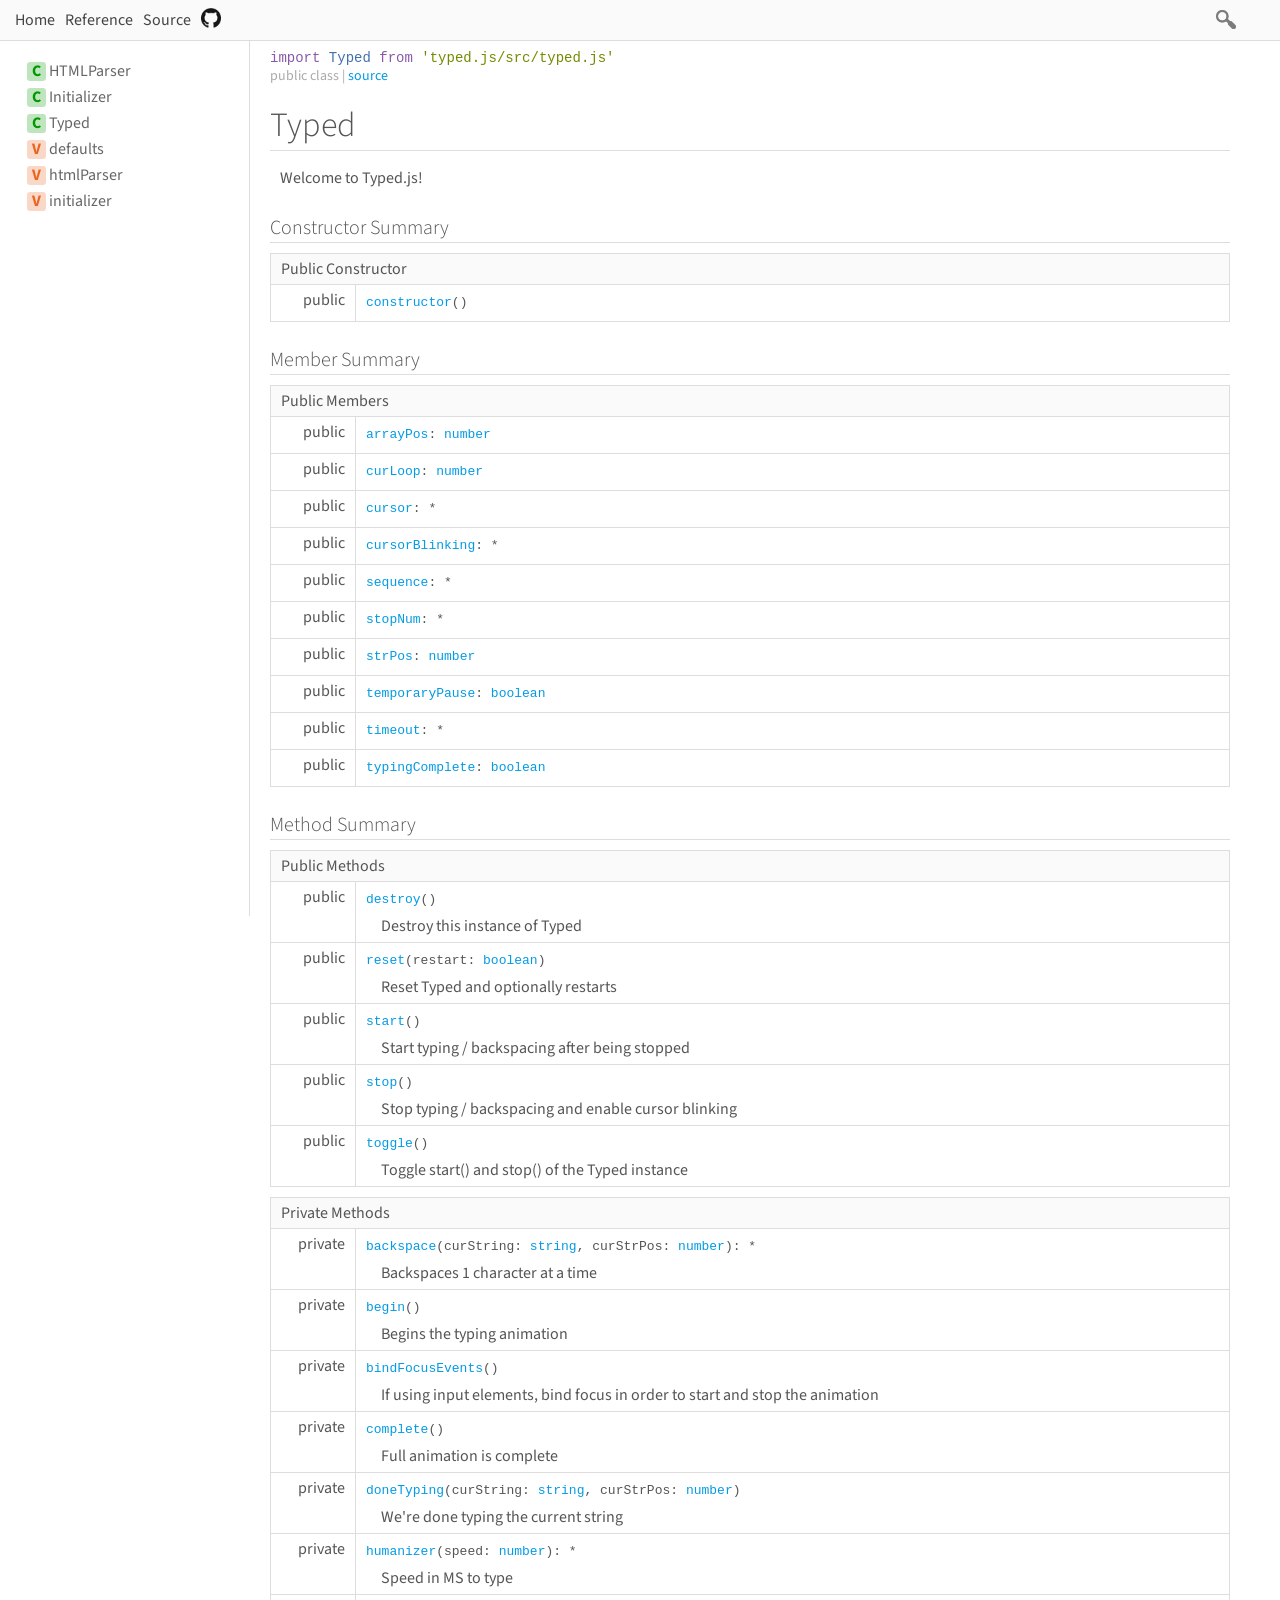
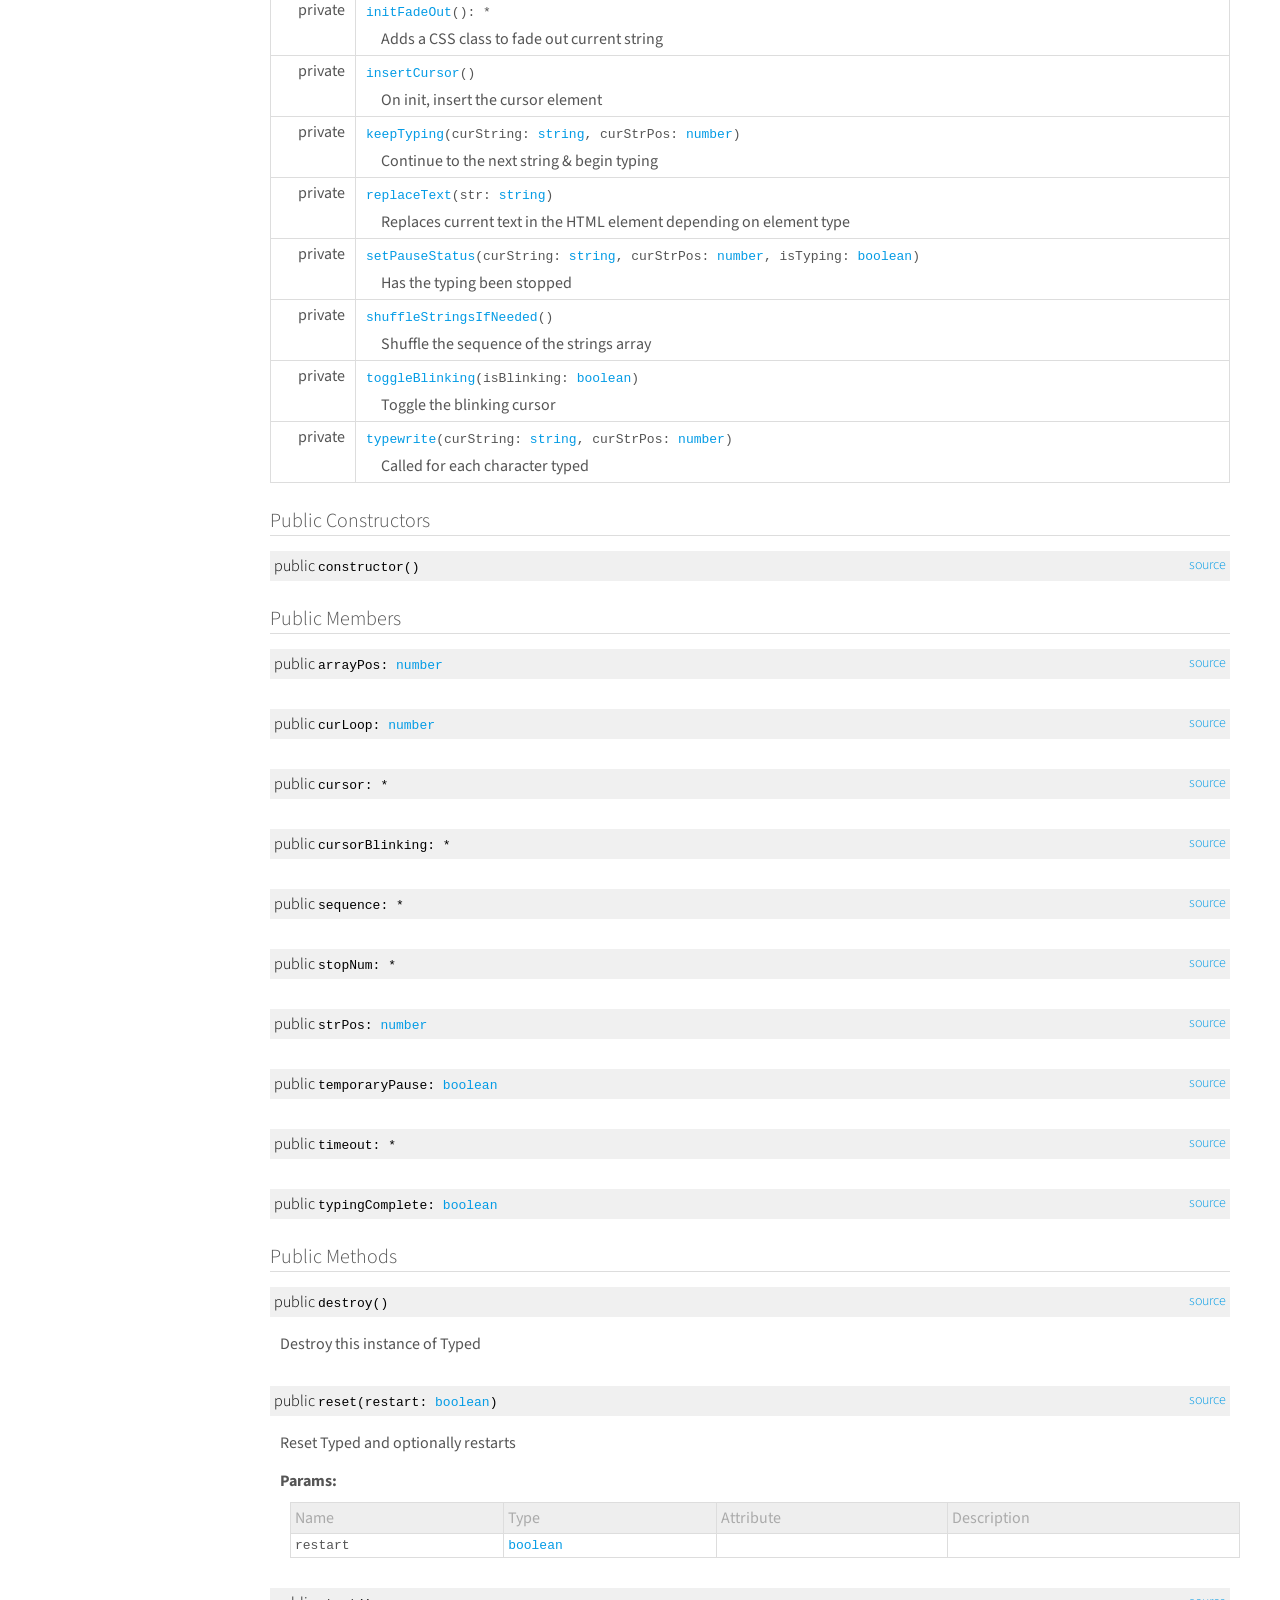
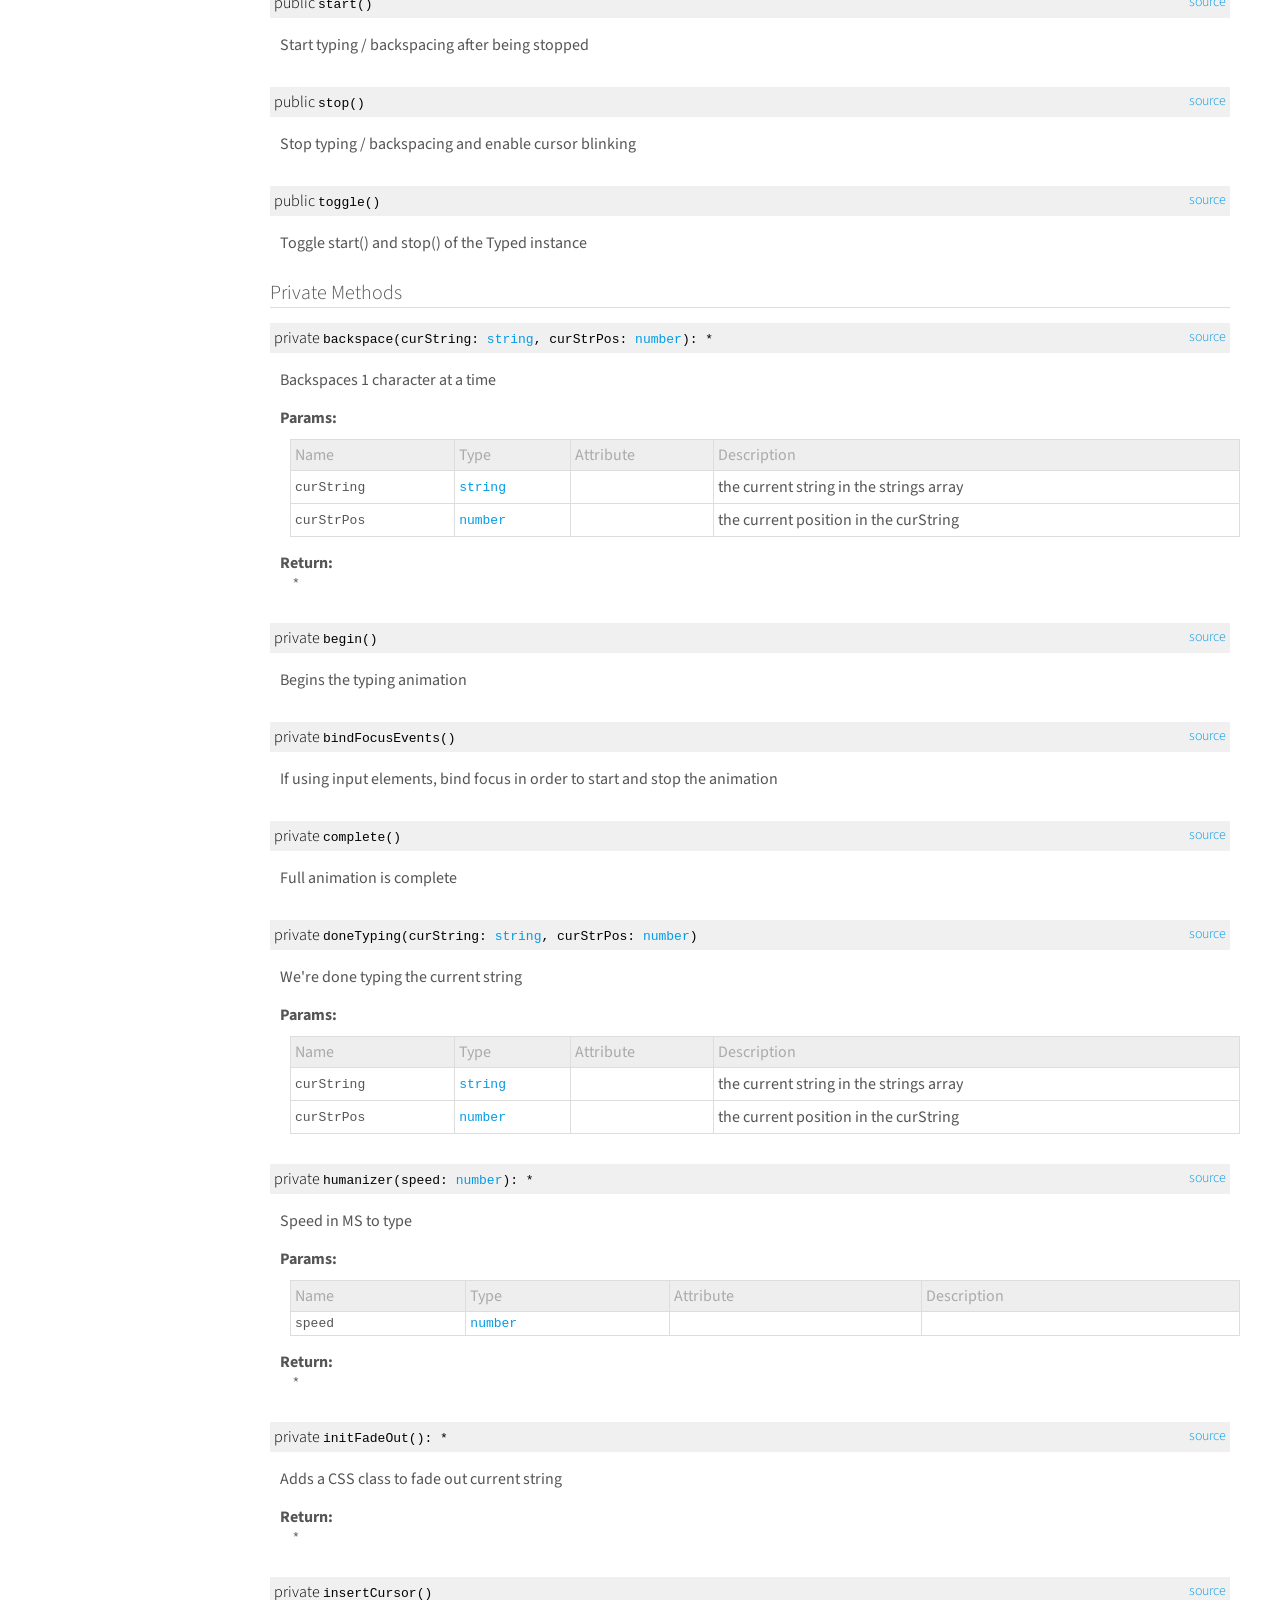
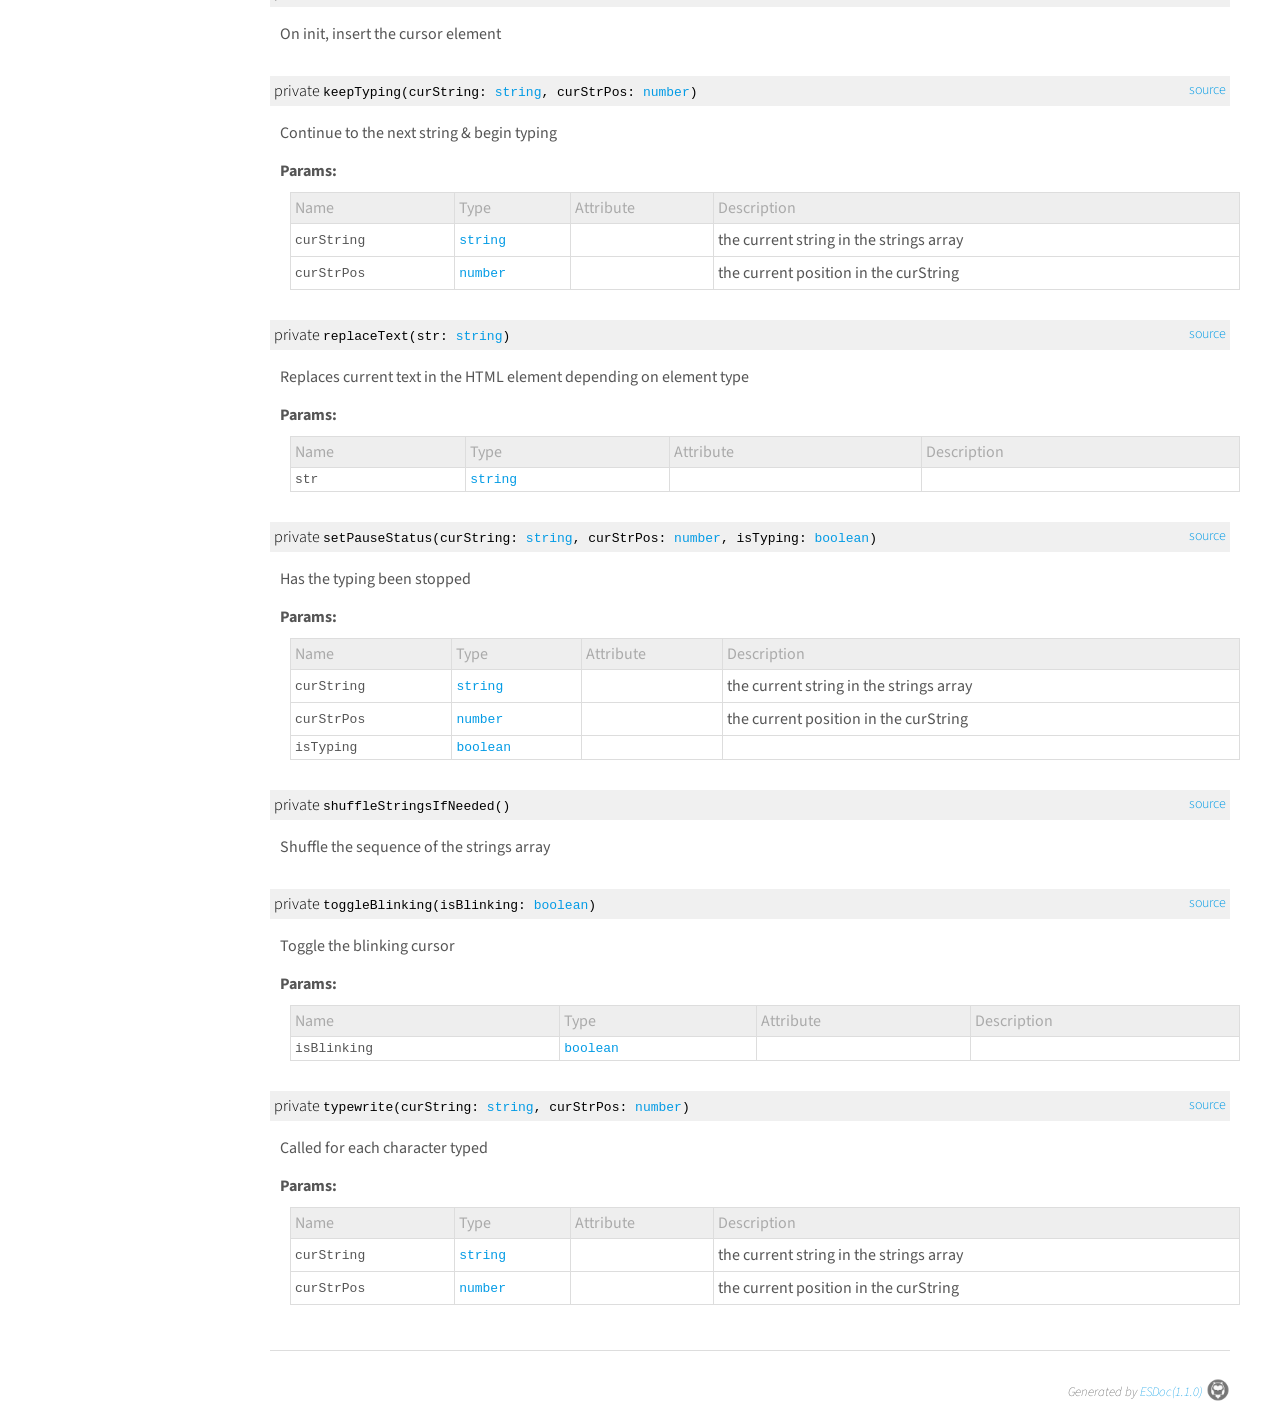
<file: typed.js-main/docs/class/src/typed.js~Typed.html>
<!DOCTYPE html>
<html>
<head>
  <meta charset="utf-8">
  <base data-ice="baseUrl" href="../../">
  <title data-ice="title">Typed | typed.js</title>
  <link type="text/css" rel="stylesheet" href="css/style.css">
  <link type="text/css" rel="stylesheet" href="css/prettify-tomorrow.css">
  <script src="script/prettify/prettify.js"></script>
  <script src="script/manual.js"></script>
<meta name="description" content="A JavaScript Typing Animation Library"><meta property="twitter:card" content="summary"><meta property="twitter:title" content="typed.js"><meta property="twitter:description" content="A JavaScript Typing Animation Library"></head>
<body class="layout-container" data-ice="rootContainer">

<header>
  <a href="./">Home</a>
  
  <a href="identifiers.html">Reference</a>
  <a href="source.html">Source</a>
  
  <div class="search-box">
  <span>
    <img src="./image/search.png">
    <span class="search-input-edge"></span><input class="search-input"><span class="search-input-edge"></span>
  </span>
    <ul class="search-result"></ul>
  </div>
<a style="position:relative; top:3px;" href="https://github.com/mattboldt/typed.js"><img width="20px" src="./image/github.png"></a></header>

<nav class="navigation" data-ice="nav"><div>
  <ul>
    
  <li data-ice="doc"><span data-ice="kind" class="kind-class">C</span><span data-ice="name"><span><a href="class/src/html-parser.js~HTMLParser.html">HTMLParser</a></span></span></li>
<li data-ice="doc"><span data-ice="kind" class="kind-class">C</span><span data-ice="name"><span><a href="class/src/initializer.js~Initializer.html">Initializer</a></span></span></li>
<li data-ice="doc"><span data-ice="kind" class="kind-class">C</span><span data-ice="name"><span><a href="class/src/typed.js~Typed.html">Typed</a></span></span></li>
<li data-ice="doc"><span data-ice="kind" class="kind-variable">V</span><span data-ice="name"><span><a href="variable/index.html#static-variable-defaults">defaults</a></span></span></li>
<li data-ice="doc"><span data-ice="kind" class="kind-variable">V</span><span data-ice="name"><span><a href="variable/index.html#static-variable-htmlParser">htmlParser</a></span></span></li>
<li data-ice="doc"><span data-ice="kind" class="kind-variable">V</span><span data-ice="name"><span><a href="variable/index.html#static-variable-initializer">initializer</a></span></span></li>
</ul>
</div>
</nav>

<div class="content" data-ice="content"><div class="header-notice">
  <div data-ice="importPath" class="import-path"><pre class="prettyprint"><code data-ice="importPathCode">import Typed from &apos;<span><a href="file/src/typed.js.html#lineNumber10">typed.js/src/typed.js</a></span>&apos;</code></pre></div>
  <span data-ice="access">public</span>
  <span data-ice="kind">class</span>
  
  
  
  <span data-ice="source">| <span><a href="file/src/typed.js.html#lineNumber10">source</a></span></span>
</div>

<div class="self-detail detail">
  <h1 data-ice="name">Typed</h1>

  

  
  
  
  
  
  
  
  
  

  
  
  <div class="description" data-ice="description"><p>Welcome to Typed.js!</p>
</div>
  

  

  

  

  
</div>



<div data-ice="constructorSummary"><h2>Constructor Summary</h2><table class="summary" data-ice="summary">
  <thead><tr><td data-ice="title" colspan="3">Public Constructor</td></tr></thead>
  <tbody>
  
  <tr data-ice="target">
    <td>
      <span class="access" data-ice="access">public</span>
      
      
      
      <span class="override" data-ice="override"></span>
    </td>
    <td>
      <div>
        <p>
          
          
          
          <span class="code" data-ice="name"><span><a href="class/src/typed.js~Typed.html#instance-constructor-constructor">constructor</a></span></span><span class="code" data-ice="signature">()</span>
        </p>
      </div>
      <div>
        
        
        
      </div>
    </td>
    <td>
      
      
    </td>
  </tr>
</tbody>
</table>
</div>
<div data-ice="memberSummary"><h2>Member Summary</h2><table class="summary" data-ice="summary">
  <thead><tr><td data-ice="title" colspan="3">Public Members</td></tr></thead>
  <tbody>
  
  <tr data-ice="target">
    <td>
      <span class="access" data-ice="access">public</span>
      
      
      
      <span class="override" data-ice="override"></span>
    </td>
    <td>
      <div>
        <p>
          
          
          
          <span class="code" data-ice="name"><span><a href="class/src/typed.js~Typed.html#instance-member-arrayPos">arrayPos</a></span></span><span class="code" data-ice="signature">: <span><a href="https://developer.mozilla.org/en-US/docs/Web/JavaScript/Reference/Global_Objects/Number">number</a></span></span>
        </p>
      </div>
      <div>
        
        
        
      </div>
    </td>
    <td>
      
      
    </td>
  </tr>
<tr data-ice="target">
    <td>
      <span class="access" data-ice="access">public</span>
      
      
      
      <span class="override" data-ice="override"></span>
    </td>
    <td>
      <div>
        <p>
          
          
          
          <span class="code" data-ice="name"><span><a href="class/src/typed.js~Typed.html#instance-member-curLoop">curLoop</a></span></span><span class="code" data-ice="signature">: <span><a href="https://developer.mozilla.org/en-US/docs/Web/JavaScript/Reference/Global_Objects/Number">number</a></span></span>
        </p>
      </div>
      <div>
        
        
        
      </div>
    </td>
    <td>
      
      
    </td>
  </tr>
<tr data-ice="target">
    <td>
      <span class="access" data-ice="access">public</span>
      
      
      
      <span class="override" data-ice="override"></span>
    </td>
    <td>
      <div>
        <p>
          
          
          
          <span class="code" data-ice="name"><span><a href="class/src/typed.js~Typed.html#instance-member-cursor">cursor</a></span></span><span class="code" data-ice="signature">: <span>*</span></span>
        </p>
      </div>
      <div>
        
        
        
      </div>
    </td>
    <td>
      
      
    </td>
  </tr>
<tr data-ice="target">
    <td>
      <span class="access" data-ice="access">public</span>
      
      
      
      <span class="override" data-ice="override"></span>
    </td>
    <td>
      <div>
        <p>
          
          
          
          <span class="code" data-ice="name"><span><a href="class/src/typed.js~Typed.html#instance-member-cursorBlinking">cursorBlinking</a></span></span><span class="code" data-ice="signature">: <span>*</span></span>
        </p>
      </div>
      <div>
        
        
        
      </div>
    </td>
    <td>
      
      
    </td>
  </tr>
<tr data-ice="target">
    <td>
      <span class="access" data-ice="access">public</span>
      
      
      
      <span class="override" data-ice="override"></span>
    </td>
    <td>
      <div>
        <p>
          
          
          
          <span class="code" data-ice="name"><span><a href="class/src/typed.js~Typed.html#instance-member-sequence">sequence</a></span></span><span class="code" data-ice="signature">: <span>*</span></span>
        </p>
      </div>
      <div>
        
        
        
      </div>
    </td>
    <td>
      
      
    </td>
  </tr>
<tr data-ice="target">
    <td>
      <span class="access" data-ice="access">public</span>
      
      
      
      <span class="override" data-ice="override"></span>
    </td>
    <td>
      <div>
        <p>
          
          
          
          <span class="code" data-ice="name"><span><a href="class/src/typed.js~Typed.html#instance-member-stopNum">stopNum</a></span></span><span class="code" data-ice="signature">: <span>*</span></span>
        </p>
      </div>
      <div>
        
        
        
      </div>
    </td>
    <td>
      
      
    </td>
  </tr>
<tr data-ice="target">
    <td>
      <span class="access" data-ice="access">public</span>
      
      
      
      <span class="override" data-ice="override"></span>
    </td>
    <td>
      <div>
        <p>
          
          
          
          <span class="code" data-ice="name"><span><a href="class/src/typed.js~Typed.html#instance-member-strPos">strPos</a></span></span><span class="code" data-ice="signature">: <span><a href="https://developer.mozilla.org/en-US/docs/Web/JavaScript/Reference/Global_Objects/Number">number</a></span></span>
        </p>
      </div>
      <div>
        
        
        
      </div>
    </td>
    <td>
      
      
    </td>
  </tr>
<tr data-ice="target">
    <td>
      <span class="access" data-ice="access">public</span>
      
      
      
      <span class="override" data-ice="override"></span>
    </td>
    <td>
      <div>
        <p>
          
          
          
          <span class="code" data-ice="name"><span><a href="class/src/typed.js~Typed.html#instance-member-temporaryPause">temporaryPause</a></span></span><span class="code" data-ice="signature">: <span><a href="https://developer.mozilla.org/en-US/docs/Web/JavaScript/Reference/Global_Objects/Boolean">boolean</a></span></span>
        </p>
      </div>
      <div>
        
        
        
      </div>
    </td>
    <td>
      
      
    </td>
  </tr>
<tr data-ice="target">
    <td>
      <span class="access" data-ice="access">public</span>
      
      
      
      <span class="override" data-ice="override"></span>
    </td>
    <td>
      <div>
        <p>
          
          
          
          <span class="code" data-ice="name"><span><a href="class/src/typed.js~Typed.html#instance-member-timeout">timeout</a></span></span><span class="code" data-ice="signature">: <span>*</span></span>
        </p>
      </div>
      <div>
        
        
        
      </div>
    </td>
    <td>
      
      
    </td>
  </tr>
<tr data-ice="target">
    <td>
      <span class="access" data-ice="access">public</span>
      
      
      
      <span class="override" data-ice="override"></span>
    </td>
    <td>
      <div>
        <p>
          
          
          
          <span class="code" data-ice="name"><span><a href="class/src/typed.js~Typed.html#instance-member-typingComplete">typingComplete</a></span></span><span class="code" data-ice="signature">: <span><a href="https://developer.mozilla.org/en-US/docs/Web/JavaScript/Reference/Global_Objects/Boolean">boolean</a></span></span>
        </p>
      </div>
      <div>
        
        
        
      </div>
    </td>
    <td>
      
      
    </td>
  </tr>
</tbody>
</table>
</div>
<div data-ice="methodSummary"><h2>Method Summary</h2><table class="summary" data-ice="summary">
  <thead><tr><td data-ice="title" colspan="3">Public Methods</td></tr></thead>
  <tbody>
  
  <tr data-ice="target">
    <td>
      <span class="access" data-ice="access">public</span>
      
      
      
      <span class="override" data-ice="override"></span>
    </td>
    <td>
      <div>
        <p>
          
          
          
          <span class="code" data-ice="name"><span><a href="class/src/typed.js~Typed.html#instance-method-destroy">destroy</a></span></span><span class="code" data-ice="signature">()</span>
        </p>
      </div>
      <div>
        
        
        <div data-ice="description"><p>Destroy this instance of Typed</p>
</div>
      </div>
    </td>
    <td>
      
      
    </td>
  </tr>
<tr data-ice="target">
    <td>
      <span class="access" data-ice="access">public</span>
      
      
      
      <span class="override" data-ice="override"></span>
    </td>
    <td>
      <div>
        <p>
          
          
          
          <span class="code" data-ice="name"><span><a href="class/src/typed.js~Typed.html#instance-method-reset">reset</a></span></span><span class="code" data-ice="signature">(restart: <span><a href="https://developer.mozilla.org/en-US/docs/Web/JavaScript/Reference/Global_Objects/Boolean">boolean</a></span>)</span>
        </p>
      </div>
      <div>
        
        
        <div data-ice="description"><p>Reset Typed and optionally restarts</p>
</div>
      </div>
    </td>
    <td>
      
      
    </td>
  </tr>
<tr data-ice="target">
    <td>
      <span class="access" data-ice="access">public</span>
      
      
      
      <span class="override" data-ice="override"></span>
    </td>
    <td>
      <div>
        <p>
          
          
          
          <span class="code" data-ice="name"><span><a href="class/src/typed.js~Typed.html#instance-method-start">start</a></span></span><span class="code" data-ice="signature">()</span>
        </p>
      </div>
      <div>
        
        
        <div data-ice="description"><p>Start typing / backspacing after being stopped</p>
</div>
      </div>
    </td>
    <td>
      
      
    </td>
  </tr>
<tr data-ice="target">
    <td>
      <span class="access" data-ice="access">public</span>
      
      
      
      <span class="override" data-ice="override"></span>
    </td>
    <td>
      <div>
        <p>
          
          
          
          <span class="code" data-ice="name"><span><a href="class/src/typed.js~Typed.html#instance-method-stop">stop</a></span></span><span class="code" data-ice="signature">()</span>
        </p>
      </div>
      <div>
        
        
        <div data-ice="description"><p>Stop typing / backspacing and enable cursor blinking</p>
</div>
      </div>
    </td>
    <td>
      
      
    </td>
  </tr>
<tr data-ice="target">
    <td>
      <span class="access" data-ice="access">public</span>
      
      
      
      <span class="override" data-ice="override"></span>
    </td>
    <td>
      <div>
        <p>
          
          
          
          <span class="code" data-ice="name"><span><a href="class/src/typed.js~Typed.html#instance-method-toggle">toggle</a></span></span><span class="code" data-ice="signature">()</span>
        </p>
      </div>
      <div>
        
        
        <div data-ice="description"><p>Toggle start() and stop() of the Typed instance</p>
</div>
      </div>
    </td>
    <td>
      
      
    </td>
  </tr>
</tbody>
</table>
<table class="summary" data-ice="summary">
  <thead><tr><td data-ice="title" colspan="3">Private Methods</td></tr></thead>
  <tbody>
  
  <tr data-ice="target">
    <td>
      <span class="access" data-ice="access">private</span>
      
      
      
      <span class="override" data-ice="override"></span>
    </td>
    <td>
      <div>
        <p>
          
          
          
          <span class="code" data-ice="name"><span><a href="class/src/typed.js~Typed.html#instance-method-backspace">backspace</a></span></span><span class="code" data-ice="signature">(curString: <span><a href="https://developer.mozilla.org/en-US/docs/Web/JavaScript/Reference/Global_Objects/String">string</a></span>, curStrPos: <span><a href="https://developer.mozilla.org/en-US/docs/Web/JavaScript/Reference/Global_Objects/Number">number</a></span>): <span>*</span></span>
        </p>
      </div>
      <div>
        
        
        <div data-ice="description"><p>Backspaces 1 character at a time</p>
</div>
      </div>
    </td>
    <td>
      
      
    </td>
  </tr>
<tr data-ice="target">
    <td>
      <span class="access" data-ice="access">private</span>
      
      
      
      <span class="override" data-ice="override"></span>
    </td>
    <td>
      <div>
        <p>
          
          
          
          <span class="code" data-ice="name"><span><a href="class/src/typed.js~Typed.html#instance-method-begin">begin</a></span></span><span class="code" data-ice="signature">()</span>
        </p>
      </div>
      <div>
        
        
        <div data-ice="description"><p>Begins the typing animation</p>
</div>
      </div>
    </td>
    <td>
      
      
    </td>
  </tr>
<tr data-ice="target">
    <td>
      <span class="access" data-ice="access">private</span>
      
      
      
      <span class="override" data-ice="override"></span>
    </td>
    <td>
      <div>
        <p>
          
          
          
          <span class="code" data-ice="name"><span><a href="class/src/typed.js~Typed.html#instance-method-bindFocusEvents">bindFocusEvents</a></span></span><span class="code" data-ice="signature">()</span>
        </p>
      </div>
      <div>
        
        
        <div data-ice="description"><p>If using input elements, bind focus in order to
start and stop the animation</p>
</div>
      </div>
    </td>
    <td>
      
      
    </td>
  </tr>
<tr data-ice="target">
    <td>
      <span class="access" data-ice="access">private</span>
      
      
      
      <span class="override" data-ice="override"></span>
    </td>
    <td>
      <div>
        <p>
          
          
          
          <span class="code" data-ice="name"><span><a href="class/src/typed.js~Typed.html#instance-method-complete">complete</a></span></span><span class="code" data-ice="signature">()</span>
        </p>
      </div>
      <div>
        
        
        <div data-ice="description"><p>Full animation is complete</p>
</div>
      </div>
    </td>
    <td>
      
      
    </td>
  </tr>
<tr data-ice="target">
    <td>
      <span class="access" data-ice="access">private</span>
      
      
      
      <span class="override" data-ice="override"></span>
    </td>
    <td>
      <div>
        <p>
          
          
          
          <span class="code" data-ice="name"><span><a href="class/src/typed.js~Typed.html#instance-method-doneTyping">doneTyping</a></span></span><span class="code" data-ice="signature">(curString: <span><a href="https://developer.mozilla.org/en-US/docs/Web/JavaScript/Reference/Global_Objects/String">string</a></span>, curStrPos: <span><a href="https://developer.mozilla.org/en-US/docs/Web/JavaScript/Reference/Global_Objects/Number">number</a></span>)</span>
        </p>
      </div>
      <div>
        
        
        <div data-ice="description"><p>We&apos;re done typing the current string</p>
</div>
      </div>
    </td>
    <td>
      
      
    </td>
  </tr>
<tr data-ice="target">
    <td>
      <span class="access" data-ice="access">private</span>
      
      
      
      <span class="override" data-ice="override"></span>
    </td>
    <td>
      <div>
        <p>
          
          
          
          <span class="code" data-ice="name"><span><a href="class/src/typed.js~Typed.html#instance-method-humanizer">humanizer</a></span></span><span class="code" data-ice="signature">(speed: <span><a href="https://developer.mozilla.org/en-US/docs/Web/JavaScript/Reference/Global_Objects/Number">number</a></span>): <span>*</span></span>
        </p>
      </div>
      <div>
        
        
        <div data-ice="description"><p>Speed in MS to type</p>
</div>
      </div>
    </td>
    <td>
      
      
    </td>
  </tr>
<tr data-ice="target">
    <td>
      <span class="access" data-ice="access">private</span>
      
      
      
      <span class="override" data-ice="override"></span>
    </td>
    <td>
      <div>
        <p>
          
          
          
          <span class="code" data-ice="name"><span><a href="class/src/typed.js~Typed.html#instance-method-initFadeOut">initFadeOut</a></span></span><span class="code" data-ice="signature">(): <span>*</span></span>
        </p>
      </div>
      <div>
        
        
        <div data-ice="description"><p>Adds a CSS class to fade out current string</p>
</div>
      </div>
    </td>
    <td>
      
      
    </td>
  </tr>
<tr data-ice="target">
    <td>
      <span class="access" data-ice="access">private</span>
      
      
      
      <span class="override" data-ice="override"></span>
    </td>
    <td>
      <div>
        <p>
          
          
          
          <span class="code" data-ice="name"><span><a href="class/src/typed.js~Typed.html#instance-method-insertCursor">insertCursor</a></span></span><span class="code" data-ice="signature">()</span>
        </p>
      </div>
      <div>
        
        
        <div data-ice="description"><p>On init, insert the cursor element</p>
</div>
      </div>
    </td>
    <td>
      
      
    </td>
  </tr>
<tr data-ice="target">
    <td>
      <span class="access" data-ice="access">private</span>
      
      
      
      <span class="override" data-ice="override"></span>
    </td>
    <td>
      <div>
        <p>
          
          
          
          <span class="code" data-ice="name"><span><a href="class/src/typed.js~Typed.html#instance-method-keepTyping">keepTyping</a></span></span><span class="code" data-ice="signature">(curString: <span><a href="https://developer.mozilla.org/en-US/docs/Web/JavaScript/Reference/Global_Objects/String">string</a></span>, curStrPos: <span><a href="https://developer.mozilla.org/en-US/docs/Web/JavaScript/Reference/Global_Objects/Number">number</a></span>)</span>
        </p>
      </div>
      <div>
        
        
        <div data-ice="description"><p>Continue to the next string &amp; begin typing</p>
</div>
      </div>
    </td>
    <td>
      
      
    </td>
  </tr>
<tr data-ice="target">
    <td>
      <span class="access" data-ice="access">private</span>
      
      
      
      <span class="override" data-ice="override"></span>
    </td>
    <td>
      <div>
        <p>
          
          
          
          <span class="code" data-ice="name"><span><a href="class/src/typed.js~Typed.html#instance-method-replaceText">replaceText</a></span></span><span class="code" data-ice="signature">(str: <span><a href="https://developer.mozilla.org/en-US/docs/Web/JavaScript/Reference/Global_Objects/String">string</a></span>)</span>
        </p>
      </div>
      <div>
        
        
        <div data-ice="description"><p>Replaces current text in the HTML element
depending on element type</p>
</div>
      </div>
    </td>
    <td>
      
      
    </td>
  </tr>
<tr data-ice="target">
    <td>
      <span class="access" data-ice="access">private</span>
      
      
      
      <span class="override" data-ice="override"></span>
    </td>
    <td>
      <div>
        <p>
          
          
          
          <span class="code" data-ice="name"><span><a href="class/src/typed.js~Typed.html#instance-method-setPauseStatus">setPauseStatus</a></span></span><span class="code" data-ice="signature">(curString: <span><a href="https://developer.mozilla.org/en-US/docs/Web/JavaScript/Reference/Global_Objects/String">string</a></span>, curStrPos: <span><a href="https://developer.mozilla.org/en-US/docs/Web/JavaScript/Reference/Global_Objects/Number">number</a></span>, isTyping: <span><a href="https://developer.mozilla.org/en-US/docs/Web/JavaScript/Reference/Global_Objects/Boolean">boolean</a></span>)</span>
        </p>
      </div>
      <div>
        
        
        <div data-ice="description"><p>Has the typing been stopped</p>
</div>
      </div>
    </td>
    <td>
      
      
    </td>
  </tr>
<tr data-ice="target">
    <td>
      <span class="access" data-ice="access">private</span>
      
      
      
      <span class="override" data-ice="override"></span>
    </td>
    <td>
      <div>
        <p>
          
          
          
          <span class="code" data-ice="name"><span><a href="class/src/typed.js~Typed.html#instance-method-shuffleStringsIfNeeded">shuffleStringsIfNeeded</a></span></span><span class="code" data-ice="signature">()</span>
        </p>
      </div>
      <div>
        
        
        <div data-ice="description"><p>Shuffle the sequence of the strings array</p>
</div>
      </div>
    </td>
    <td>
      
      
    </td>
  </tr>
<tr data-ice="target">
    <td>
      <span class="access" data-ice="access">private</span>
      
      
      
      <span class="override" data-ice="override"></span>
    </td>
    <td>
      <div>
        <p>
          
          
          
          <span class="code" data-ice="name"><span><a href="class/src/typed.js~Typed.html#instance-method-toggleBlinking">toggleBlinking</a></span></span><span class="code" data-ice="signature">(isBlinking: <span><a href="https://developer.mozilla.org/en-US/docs/Web/JavaScript/Reference/Global_Objects/Boolean">boolean</a></span>)</span>
        </p>
      </div>
      <div>
        
        
        <div data-ice="description"><p>Toggle the blinking cursor</p>
</div>
      </div>
    </td>
    <td>
      
      
    </td>
  </tr>
<tr data-ice="target">
    <td>
      <span class="access" data-ice="access">private</span>
      
      
      
      <span class="override" data-ice="override"></span>
    </td>
    <td>
      <div>
        <p>
          
          
          
          <span class="code" data-ice="name"><span><a href="class/src/typed.js~Typed.html#instance-method-typewrite">typewrite</a></span></span><span class="code" data-ice="signature">(curString: <span><a href="https://developer.mozilla.org/en-US/docs/Web/JavaScript/Reference/Global_Objects/String">string</a></span>, curStrPos: <span><a href="https://developer.mozilla.org/en-US/docs/Web/JavaScript/Reference/Global_Objects/Number">number</a></span>)</span>
        </p>
      </div>
      <div>
        
        
        <div data-ice="description"><p>Called for each character typed</p>
</div>
      </div>
    </td>
    <td>
      
      
    </td>
  </tr>
</tbody>
</table>
</div>





<div data-ice="constructorDetails"><h2 data-ice="title">Public Constructors</h2>

<div class="detail" data-ice="detail">
  <h3 data-ice="anchor" id="instance-constructor-constructor">
    <span class="access" data-ice="access">public</span>
    
    
    
    
    
    <span class="code" data-ice="name">constructor</span><span class="code" data-ice="signature">()</span>
    <span class="right-info">
      
      
      <span data-ice="source"><span><a href="file/src/typed.js.html#lineNumber11">source</a></span></span>
    </span>
  </h3>

  
  
  
  

  

  <div data-ice="properties">
</div>

  

  

  

  

  

  

  

  
  
</div>
</div>
<div data-ice="memberDetails"><h2 data-ice="title">Public Members</h2>

<div class="detail" data-ice="detail">
  <h3 data-ice="anchor" id="instance-member-arrayPos">
    <span class="access" data-ice="access">public</span>
    
    
    
    
    
    <span class="code" data-ice="name">arrayPos</span><span class="code" data-ice="signature">: <span><a href="https://developer.mozilla.org/en-US/docs/Web/JavaScript/Reference/Global_Objects/Number">number</a></span></span>
    <span class="right-info">
      
      
      <span data-ice="source"><span><a href="file/src/typed.js.html#lineNumber76">source</a></span></span>
    </span>
  </h3>

  
  
  
  

  

  <div data-ice="properties">
</div>

  

  

  

  

  

  

  

  
  
</div>
<div class="detail" data-ice="detail">
  <h3 data-ice="anchor" id="instance-member-curLoop">
    <span class="access" data-ice="access">public</span>
    
    
    
    
    
    <span class="code" data-ice="name">curLoop</span><span class="code" data-ice="signature">: <span><a href="https://developer.mozilla.org/en-US/docs/Web/JavaScript/Reference/Global_Objects/Number">number</a></span></span>
    <span class="right-info">
      
      
      <span data-ice="source"><span><a href="file/src/typed.js.html#lineNumber77">source</a></span></span>
    </span>
  </h3>

  
  
  
  

  

  <div data-ice="properties">
</div>

  

  

  

  

  

  

  

  
  
</div>
<div class="detail" data-ice="detail">
  <h3 data-ice="anchor" id="instance-member-cursor">
    <span class="access" data-ice="access">public</span>
    
    
    
    
    
    <span class="code" data-ice="name">cursor</span><span class="code" data-ice="signature">: <span>*</span></span>
    <span class="right-info">
      
      
      <span data-ice="source"><span><a href="file/src/typed.js.html#lineNumber73">source</a></span></span>
    </span>
  </h3>

  
  
  
  

  

  <div data-ice="properties">
</div>

  

  

  

  

  

  

  

  
  
</div>
<div class="detail" data-ice="detail">
  <h3 data-ice="anchor" id="instance-member-cursorBlinking">
    <span class="access" data-ice="access">public</span>
    
    
    
    
    
    <span class="code" data-ice="name">cursorBlinking</span><span class="code" data-ice="signature">: <span>*</span></span>
    <span class="right-info">
      
      
      <span data-ice="source"><span><a href="file/src/typed.js.html#lineNumber334">source</a></span></span>
    </span>
  </h3>

  
  
  
  

  

  <div data-ice="properties">
</div>

  

  

  

  

  

  

  

  
  
</div>
<div class="detail" data-ice="detail">
  <h3 data-ice="anchor" id="instance-member-sequence">
    <span class="access" data-ice="access">public</span>
    
    
    
    
    
    <span class="code" data-ice="name">sequence</span><span class="code" data-ice="signature">: <span>*</span></span>
    <span class="right-info">
      
      
      <span data-ice="source"><span><a href="file/src/typed.js.html#lineNumber357">source</a></span></span>
    </span>
  </h3>

  
  
  
  

  

  <div data-ice="properties">
</div>

  

  

  

  

  

  

  

  
  
</div>
<div class="detail" data-ice="detail">
  <h3 data-ice="anchor" id="instance-member-stopNum">
    <span class="access" data-ice="access">public</span>
    
    
    
    
    
    <span class="code" data-ice="name">stopNum</span><span class="code" data-ice="signature">: <span>*</span></span>
    <span class="right-info">
      
      
      <span data-ice="source"><span><a href="file/src/typed.js.html#lineNumber267">source</a></span></span>
    </span>
  </h3>

  
  
  
  

  

  <div data-ice="properties">
</div>

  

  

  

  

  

  

  

  
  
</div>
<div class="detail" data-ice="detail">
  <h3 data-ice="anchor" id="instance-member-strPos">
    <span class="access" data-ice="access">public</span>
    
    
    
    
    
    <span class="code" data-ice="name">strPos</span><span class="code" data-ice="signature">: <span><a href="https://developer.mozilla.org/en-US/docs/Web/JavaScript/Reference/Global_Objects/Number">number</a></span></span>
    <span class="right-info">
      
      
      <span data-ice="source"><span><a href="file/src/typed.js.html#lineNumber75">source</a></span></span>
    </span>
  </h3>

  
  
  
  

  

  <div data-ice="properties">
</div>

  

  

  

  

  

  

  

  
  
</div>
<div class="detail" data-ice="detail">
  <h3 data-ice="anchor" id="instance-member-temporaryPause">
    <span class="access" data-ice="access">public</span>
    
    
    
    
    
    <span class="code" data-ice="name">temporaryPause</span><span class="code" data-ice="signature">: <span><a href="https://developer.mozilla.org/en-US/docs/Web/JavaScript/Reference/Global_Objects/Boolean">boolean</a></span></span>
    <span class="right-info">
      
      
      <span data-ice="source"><span><a href="file/src/typed.js.html#lineNumber142">source</a></span></span>
    </span>
  </h3>

  
  
  
  

  

  <div data-ice="properties">
</div>

  

  

  

  

  

  

  

  
  
</div>
<div class="detail" data-ice="detail">
  <h3 data-ice="anchor" id="instance-member-timeout">
    <span class="access" data-ice="access">public</span>
    
    
    
    
    
    <span class="code" data-ice="name">timeout</span><span class="code" data-ice="signature">: <span>*</span></span>
    <span class="right-info">
      
      
      <span data-ice="source"><span><a href="file/src/typed.js.html#lineNumber95">source</a></span></span>
    </span>
  </h3>

  
  
  
  

  

  <div data-ice="properties">
</div>

  

  

  

  

  

  

  

  
  
</div>
<div class="detail" data-ice="detail">
  <h3 data-ice="anchor" id="instance-member-typingComplete">
    <span class="access" data-ice="access">public</span>
    
    
    
    
    
    <span class="code" data-ice="name">typingComplete</span><span class="code" data-ice="signature">: <span><a href="https://developer.mozilla.org/en-US/docs/Web/JavaScript/Reference/Global_Objects/Boolean">boolean</a></span></span>
    <span class="right-info">
      
      
      <span data-ice="source"><span><a href="file/src/typed.js.html#lineNumber91">source</a></span></span>
    </span>
  </h3>

  
  
  
  

  

  <div data-ice="properties">
</div>

  

  

  

  

  

  

  

  
  
</div>
</div>
<div data-ice="methodDetails"><h2 data-ice="title">Public Methods</h2>

<div class="detail" data-ice="detail">
  <h3 data-ice="anchor" id="instance-method-destroy">
    <span class="access" data-ice="access">public</span>
    
    
    
    
    
    <span class="code" data-ice="name">destroy</span><span class="code" data-ice="signature">()</span>
    <span class="right-info">
      
      
      <span data-ice="source"><span><a href="file/src/typed.js.html#lineNumber58">source</a></span></span>
    </span>
  </h3>

  
  
  
  <div data-ice="description"><p>Destroy this instance of Typed</p>
</div>

  

  <div data-ice="properties">
</div>

  

  

  

  

  

  

  

  
  
</div>
<div class="detail" data-ice="detail">
  <h3 data-ice="anchor" id="instance-method-reset">
    <span class="access" data-ice="access">public</span>
    
    
    
    
    
    <span class="code" data-ice="name">reset</span><span class="code" data-ice="signature">(restart: <span><a href="https://developer.mozilla.org/en-US/docs/Web/JavaScript/Reference/Global_Objects/Boolean">boolean</a></span>)</span>
    <span class="right-info">
      
      
      <span data-ice="source"><span><a href="file/src/typed.js.html#lineNumber68">source</a></span></span>
    </span>
  </h3>

  
  
  
  <div data-ice="description"><p>Reset Typed and optionally restarts</p>
</div>

  

  <div data-ice="properties"><div data-ice="properties">
  <h4 data-ice="title">Params:</h4>
  <table class="params">
    <thead>
    <tr><td>Name</td><td>Type</td><td>Attribute</td><td>Description</td></tr>
    </thead>
    <tbody>
    
    <tr data-ice="property" data-depth="0">
      <td data-ice="name" class="code" data-depth="0">restart</td>
      <td data-ice="type" class="code"><span><a href="https://developer.mozilla.org/en-US/docs/Web/JavaScript/Reference/Global_Objects/Boolean">boolean</a></span></td>
      <td data-ice="appendix"></td>
      <td data-ice="description"></td>
    </tr>
</tbody>
  </table>
</div>
</div>

  

  

  

  

  

  

  

  
  
</div>
<div class="detail" data-ice="detail">
  <h3 data-ice="anchor" id="instance-method-start">
    <span class="access" data-ice="access">public</span>
    
    
    
    
    
    <span class="code" data-ice="name">start</span><span class="code" data-ice="signature">()</span>
    <span class="right-info">
      
      
      <span data-ice="source"><span><a href="file/src/typed.js.html#lineNumber42">source</a></span></span>
    </span>
  </h3>

  
  
  
  <div data-ice="description"><p>Start typing / backspacing after being stopped</p>
</div>

  

  <div data-ice="properties">
</div>

  

  

  

  

  

  

  

  
  
</div>
<div class="detail" data-ice="detail">
  <h3 data-ice="anchor" id="instance-method-stop">
    <span class="access" data-ice="access">public</span>
    
    
    
    
    
    <span class="code" data-ice="name">stop</span><span class="code" data-ice="signature">()</span>
    <span class="right-info">
      
      
      <span data-ice="source"><span><a href="file/src/typed.js.html#lineNumber30">source</a></span></span>
    </span>
  </h3>

  
  
  
  <div data-ice="description"><p>Stop typing / backspacing and enable cursor blinking</p>
</div>

  

  <div data-ice="properties">
</div>

  

  

  

  

  

  

  

  
  
</div>
<div class="detail" data-ice="detail">
  <h3 data-ice="anchor" id="instance-method-toggle">
    <span class="access" data-ice="access">public</span>
    
    
    
    
    
    <span class="code" data-ice="name">toggle</span><span class="code" data-ice="signature">()</span>
    <span class="right-info">
      
      
      <span data-ice="source"><span><a href="file/src/typed.js.html#lineNumber22">source</a></span></span>
    </span>
  </h3>

  
  
  
  <div data-ice="description"><p>Toggle start() and stop() of the Typed instance</p>
</div>

  

  <div data-ice="properties">
</div>

  

  

  

  

  

  

  

  
  
</div>
<h2 data-ice="title">Private Methods</h2>

<div class="detail" data-ice="detail">
  <h3 data-ice="anchor" id="instance-method-backspace">
    <span class="access" data-ice="access">private</span>
    
    
    
    
    
    <span class="code" data-ice="name">backspace</span><span class="code" data-ice="signature">(curString: <span><a href="https://developer.mozilla.org/en-US/docs/Web/JavaScript/Reference/Global_Objects/String">string</a></span>, curStrPos: <span><a href="https://developer.mozilla.org/en-US/docs/Web/JavaScript/Reference/Global_Objects/Number">number</a></span>): <span>*</span></span>
    <span class="right-info">
      
      
      <span data-ice="source"><span><a href="file/src/typed.js.html#lineNumber243">source</a></span></span>
    </span>
  </h3>

  
  
  
  <div data-ice="description"><p>Backspaces 1 character at a time</p>
</div>

  

  <div data-ice="properties"><div data-ice="properties">
  <h4 data-ice="title">Params:</h4>
  <table class="params">
    <thead>
    <tr><td>Name</td><td>Type</td><td>Attribute</td><td>Description</td></tr>
    </thead>
    <tbody>
    
    <tr data-ice="property" data-depth="0">
      <td data-ice="name" class="code" data-depth="0">curString</td>
      <td data-ice="type" class="code"><span><a href="https://developer.mozilla.org/en-US/docs/Web/JavaScript/Reference/Global_Objects/String">string</a></span></td>
      <td data-ice="appendix"></td>
      <td data-ice="description"><p>the current string in the strings array</p>
</td>
    </tr>
<tr data-ice="property" data-depth="0">
      <td data-ice="name" class="code" data-depth="0">curStrPos</td>
      <td data-ice="type" class="code"><span><a href="https://developer.mozilla.org/en-US/docs/Web/JavaScript/Reference/Global_Objects/Number">number</a></span></td>
      <td data-ice="appendix"></td>
      <td data-ice="description"><p>the current position in the curString</p>
</td>
    </tr>
</tbody>
  </table>
</div>
</div>

  <div class="return-params" data-ice="returnParams">
    <h4>Return:</h4>
    <table>
      <tbody>
        <tr>
          <td class="return-type code" data-ice="returnType"><span>*</span></td>
          
        </tr>
      </tbody>
    </table>
    <div data-ice="returnProperties">
</div>
  </div>

  

  

  

  

  

  

  
  
</div>
<div class="detail" data-ice="detail">
  <h3 data-ice="anchor" id="instance-method-begin">
    <span class="access" data-ice="access">private</span>
    
    
    
    
    
    <span class="code" data-ice="name">begin</span><span class="code" data-ice="signature">()</span>
    <span class="right-info">
      
      
      <span data-ice="source"><span><a href="file/src/typed.js.html#lineNumber89">source</a></span></span>
    </span>
  </h3>

  
  
  
  <div data-ice="description"><p>Begins the typing animation</p>
</div>

  

  <div data-ice="properties">
</div>

  

  

  

  

  

  

  

  
  
</div>
<div class="detail" data-ice="detail">
  <h3 data-ice="anchor" id="instance-method-bindFocusEvents">
    <span class="access" data-ice="access">private</span>
    
    
    
    
    
    <span class="code" data-ice="name">bindFocusEvents</span><span class="code" data-ice="signature">()</span>
    <span class="right-info">
      
      
      <span data-ice="source"><span><a href="file/src/typed.js.html#lineNumber406">source</a></span></span>
    </span>
  </h3>

  
  
  
  <div data-ice="description"><p>If using input elements, bind focus in order to
start and stop the animation</p>
</div>

  

  <div data-ice="properties">
</div>

  

  

  

  

  

  

  

  
  
</div>
<div class="detail" data-ice="detail">
  <h3 data-ice="anchor" id="instance-method-complete">
    <span class="access" data-ice="access">private</span>
    
    
    
    
    
    <span class="code" data-ice="name">complete</span><span class="code" data-ice="signature">()</span>
    <span class="right-info">
      
      
      <span data-ice="source"><span><a href="file/src/typed.js.html#lineNumber302">source</a></span></span>
    </span>
  </h3>

  
  
  
  <div data-ice="description"><p>Full animation is complete</p>
</div>

  

  <div data-ice="properties">
</div>

  

  

  

  

  

  

  

  
  
</div>
<div class="detail" data-ice="detail">
  <h3 data-ice="anchor" id="instance-method-doneTyping">
    <span class="access" data-ice="access">private</span>
    
    
    
    
    
    <span class="code" data-ice="name">doneTyping</span><span class="code" data-ice="signature">(curString: <span><a href="https://developer.mozilla.org/en-US/docs/Web/JavaScript/Reference/Global_Objects/String">string</a></span>, curStrPos: <span><a href="https://developer.mozilla.org/en-US/docs/Web/JavaScript/Reference/Global_Objects/Number">number</a></span>)</span>
    <span class="right-info">
      
      
      <span data-ice="source"><span><a href="file/src/typed.js.html#lineNumber219">source</a></span></span>
    </span>
  </h3>

  
  
  
  <div data-ice="description"><p>We&apos;re done typing the current string</p>
</div>

  

  <div data-ice="properties"><div data-ice="properties">
  <h4 data-ice="title">Params:</h4>
  <table class="params">
    <thead>
    <tr><td>Name</td><td>Type</td><td>Attribute</td><td>Description</td></tr>
    </thead>
    <tbody>
    
    <tr data-ice="property" data-depth="0">
      <td data-ice="name" class="code" data-depth="0">curString</td>
      <td data-ice="type" class="code"><span><a href="https://developer.mozilla.org/en-US/docs/Web/JavaScript/Reference/Global_Objects/String">string</a></span></td>
      <td data-ice="appendix"></td>
      <td data-ice="description"><p>the current string in the strings array</p>
</td>
    </tr>
<tr data-ice="property" data-depth="0">
      <td data-ice="name" class="code" data-depth="0">curStrPos</td>
      <td data-ice="type" class="code"><span><a href="https://developer.mozilla.org/en-US/docs/Web/JavaScript/Reference/Global_Objects/Number">number</a></span></td>
      <td data-ice="appendix"></td>
      <td data-ice="description"><p>the current position in the curString</p>
</td>
    </tr>
</tbody>
  </table>
</div>
</div>

  

  

  

  

  

  

  

  
  
</div>
<div class="detail" data-ice="detail">
  <h3 data-ice="anchor" id="instance-method-humanizer">
    <span class="access" data-ice="access">private</span>
    
    
    
    
    
    <span class="code" data-ice="name">humanizer</span><span class="code" data-ice="signature">(speed: <span><a href="https://developer.mozilla.org/en-US/docs/Web/JavaScript/Reference/Global_Objects/Number">number</a></span>): <span>*</span></span>
    <span class="right-info">
      
      
      <span data-ice="source"><span><a href="file/src/typed.js.html#lineNumber347">source</a></span></span>
    </span>
  </h3>

  
  
  
  <div data-ice="description"><p>Speed in MS to type</p>
</div>

  

  <div data-ice="properties"><div data-ice="properties">
  <h4 data-ice="title">Params:</h4>
  <table class="params">
    <thead>
    <tr><td>Name</td><td>Type</td><td>Attribute</td><td>Description</td></tr>
    </thead>
    <tbody>
    
    <tr data-ice="property" data-depth="0">
      <td data-ice="name" class="code" data-depth="0">speed</td>
      <td data-ice="type" class="code"><span><a href="https://developer.mozilla.org/en-US/docs/Web/JavaScript/Reference/Global_Objects/Number">number</a></span></td>
      <td data-ice="appendix"></td>
      <td data-ice="description"></td>
    </tr>
</tbody>
  </table>
</div>
</div>

  <div class="return-params" data-ice="returnParams">
    <h4>Return:</h4>
    <table>
      <tbody>
        <tr>
          <td class="return-type code" data-ice="returnType"><span>*</span></td>
          
        </tr>
      </tbody>
    </table>
    <div data-ice="returnProperties">
</div>
  </div>

  

  

  

  

  

  

  
  
</div>
<div class="detail" data-ice="detail">
  <h3 data-ice="anchor" id="instance-method-initFadeOut">
    <span class="access" data-ice="access">private</span>
    
    
    
    
    
    <span class="code" data-ice="name">initFadeOut</span><span class="code" data-ice="signature">(): <span>*</span></span>
    <span class="right-info">
      
      
      <span data-ice="source"><span><a href="file/src/typed.js.html#lineNumber364">source</a></span></span>
    </span>
  </h3>

  
  
  
  <div data-ice="description"><p>Adds a CSS class to fade out current string</p>
</div>

  

  <div data-ice="properties">
</div>

  <div class="return-params" data-ice="returnParams">
    <h4>Return:</h4>
    <table>
      <tbody>
        <tr>
          <td class="return-type code" data-ice="returnType"><span>*</span></td>
          
        </tr>
      </tbody>
    </table>
    <div data-ice="returnProperties">
</div>
  </div>

  

  

  

  

  

  

  
  
</div>
<div class="detail" data-ice="detail">
  <h3 data-ice="anchor" id="instance-method-insertCursor">
    <span class="access" data-ice="access">private</span>
    
    
    
    
    
    <span class="code" data-ice="name">insertCursor</span><span class="code" data-ice="signature">()</span>
    <span class="right-info">
      
      
      <span data-ice="source"><span><a href="file/src/typed.js.html#lineNumber423">source</a></span></span>
    </span>
  </h3>

  
  
  
  <div data-ice="description"><p>On init, insert the cursor element</p>
</div>

  

  <div data-ice="properties">
</div>

  

  

  

  

  

  

  

  
  
</div>
<div class="detail" data-ice="detail">
  <h3 data-ice="anchor" id="instance-method-keepTyping">
    <span class="access" data-ice="access">private</span>
    
    
    
    
    
    <span class="code" data-ice="name">keepTyping</span><span class="code" data-ice="signature">(curString: <span><a href="https://developer.mozilla.org/en-US/docs/Web/JavaScript/Reference/Global_Objects/String">string</a></span>, curStrPos: <span><a href="https://developer.mozilla.org/en-US/docs/Web/JavaScript/Reference/Global_Objects/Number">number</a></span>)</span>
    <span class="right-info">
      
      
      <span data-ice="source"><span><a href="file/src/typed.js.html#lineNumber198">source</a></span></span>
    </span>
  </h3>

  
  
  
  <div data-ice="description"><p>Continue to the next string &amp; begin typing</p>
</div>

  

  <div data-ice="properties"><div data-ice="properties">
  <h4 data-ice="title">Params:</h4>
  <table class="params">
    <thead>
    <tr><td>Name</td><td>Type</td><td>Attribute</td><td>Description</td></tr>
    </thead>
    <tbody>
    
    <tr data-ice="property" data-depth="0">
      <td data-ice="name" class="code" data-depth="0">curString</td>
      <td data-ice="type" class="code"><span><a href="https://developer.mozilla.org/en-US/docs/Web/JavaScript/Reference/Global_Objects/String">string</a></span></td>
      <td data-ice="appendix"></td>
      <td data-ice="description"><p>the current string in the strings array</p>
</td>
    </tr>
<tr data-ice="property" data-depth="0">
      <td data-ice="name" class="code" data-depth="0">curStrPos</td>
      <td data-ice="type" class="code"><span><a href="https://developer.mozilla.org/en-US/docs/Web/JavaScript/Reference/Global_Objects/Number">number</a></span></td>
      <td data-ice="appendix"></td>
      <td data-ice="description"><p>the current position in the curString</p>
</td>
    </tr>
</tbody>
  </table>
</div>
</div>

  

  

  

  

  

  

  

  
  
</div>
<div class="detail" data-ice="detail">
  <h3 data-ice="anchor" id="instance-method-replaceText">
    <span class="access" data-ice="access">private</span>
    
    
    
    
    
    <span class="code" data-ice="name">replaceText</span><span class="code" data-ice="signature">(str: <span><a href="https://developer.mozilla.org/en-US/docs/Web/JavaScript/Reference/Global_Objects/String">string</a></span>)</span>
    <span class="right-info">
      
      
      <span data-ice="source"><span><a href="file/src/typed.js.html#lineNumber387">source</a></span></span>
    </span>
  </h3>

  
  
  
  <div data-ice="description"><p>Replaces current text in the HTML element
depending on element type</p>
</div>

  

  <div data-ice="properties"><div data-ice="properties">
  <h4 data-ice="title">Params:</h4>
  <table class="params">
    <thead>
    <tr><td>Name</td><td>Type</td><td>Attribute</td><td>Description</td></tr>
    </thead>
    <tbody>
    
    <tr data-ice="property" data-depth="0">
      <td data-ice="name" class="code" data-depth="0">str</td>
      <td data-ice="type" class="code"><span><a href="https://developer.mozilla.org/en-US/docs/Web/JavaScript/Reference/Global_Objects/String">string</a></span></td>
      <td data-ice="appendix"></td>
      <td data-ice="description"></td>
    </tr>
</tbody>
  </table>
</div>
</div>

  

  

  

  

  

  

  

  
  
</div>
<div class="detail" data-ice="detail">
  <h3 data-ice="anchor" id="instance-method-setPauseStatus">
    <span class="access" data-ice="access">private</span>
    
    
    
    
    
    <span class="code" data-ice="name">setPauseStatus</span><span class="code" data-ice="signature">(curString: <span><a href="https://developer.mozilla.org/en-US/docs/Web/JavaScript/Reference/Global_Objects/String">string</a></span>, curStrPos: <span><a href="https://developer.mozilla.org/en-US/docs/Web/JavaScript/Reference/Global_Objects/Number">number</a></span>, isTyping: <span><a href="https://developer.mozilla.org/en-US/docs/Web/JavaScript/Reference/Global_Objects/Boolean">boolean</a></span>)</span>
    <span class="right-info">
      
      
      <span data-ice="source"><span><a href="file/src/typed.js.html#lineNumber318">source</a></span></span>
    </span>
  </h3>

  
  
  
  <div data-ice="description"><p>Has the typing been stopped</p>
</div>

  

  <div data-ice="properties"><div data-ice="properties">
  <h4 data-ice="title">Params:</h4>
  <table class="params">
    <thead>
    <tr><td>Name</td><td>Type</td><td>Attribute</td><td>Description</td></tr>
    </thead>
    <tbody>
    
    <tr data-ice="property" data-depth="0">
      <td data-ice="name" class="code" data-depth="0">curString</td>
      <td data-ice="type" class="code"><span><a href="https://developer.mozilla.org/en-US/docs/Web/JavaScript/Reference/Global_Objects/String">string</a></span></td>
      <td data-ice="appendix"></td>
      <td data-ice="description"><p>the current string in the strings array</p>
</td>
    </tr>
<tr data-ice="property" data-depth="0">
      <td data-ice="name" class="code" data-depth="0">curStrPos</td>
      <td data-ice="type" class="code"><span><a href="https://developer.mozilla.org/en-US/docs/Web/JavaScript/Reference/Global_Objects/Number">number</a></span></td>
      <td data-ice="appendix"></td>
      <td data-ice="description"><p>the current position in the curString</p>
</td>
    </tr>
<tr data-ice="property" data-depth="0">
      <td data-ice="name" class="code" data-depth="0">isTyping</td>
      <td data-ice="type" class="code"><span><a href="https://developer.mozilla.org/en-US/docs/Web/JavaScript/Reference/Global_Objects/Boolean">boolean</a></span></td>
      <td data-ice="appendix"></td>
      <td data-ice="description"></td>
    </tr>
</tbody>
  </table>
</div>
</div>

  

  

  

  

  

  

  

  
  
</div>
<div class="detail" data-ice="detail">
  <h3 data-ice="anchor" id="instance-method-shuffleStringsIfNeeded">
    <span class="access" data-ice="access">private</span>
    
    
    
    
    
    <span class="code" data-ice="name">shuffleStringsIfNeeded</span><span class="code" data-ice="signature">()</span>
    <span class="right-info">
      
      
      <span data-ice="source"><span><a href="file/src/typed.js.html#lineNumber355">source</a></span></span>
    </span>
  </h3>

  
  
  
  <div data-ice="description"><p>Shuffle the sequence of the strings array</p>
</div>

  

  <div data-ice="properties">
</div>

  

  

  

  

  

  

  

  
  
</div>
<div class="detail" data-ice="detail">
  <h3 data-ice="anchor" id="instance-method-toggleBlinking">
    <span class="access" data-ice="access">private</span>
    
    
    
    
    
    <span class="code" data-ice="name">toggleBlinking</span><span class="code" data-ice="signature">(isBlinking: <span><a href="https://developer.mozilla.org/en-US/docs/Web/JavaScript/Reference/Global_Objects/Boolean">boolean</a></span>)</span>
    <span class="right-info">
      
      
      <span data-ice="source"><span><a href="file/src/typed.js.html#lineNumber329">source</a></span></span>
    </span>
  </h3>

  
  
  
  <div data-ice="description"><p>Toggle the blinking cursor</p>
</div>

  

  <div data-ice="properties"><div data-ice="properties">
  <h4 data-ice="title">Params:</h4>
  <table class="params">
    <thead>
    <tr><td>Name</td><td>Type</td><td>Attribute</td><td>Description</td></tr>
    </thead>
    <tbody>
    
    <tr data-ice="property" data-depth="0">
      <td data-ice="name" class="code" data-depth="0">isBlinking</td>
      <td data-ice="type" class="code"><span><a href="https://developer.mozilla.org/en-US/docs/Web/JavaScript/Reference/Global_Objects/Boolean">boolean</a></span></td>
      <td data-ice="appendix"></td>
      <td data-ice="description"></td>
    </tr>
</tbody>
  </table>
</div>
</div>

  

  

  

  

  

  

  

  
  
</div>
<div class="detail" data-ice="detail">
  <h3 data-ice="anchor" id="instance-method-typewrite">
    <span class="access" data-ice="access">private</span>
    
    
    
    
    
    <span class="code" data-ice="name">typewrite</span><span class="code" data-ice="signature">(curString: <span><a href="https://developer.mozilla.org/en-US/docs/Web/JavaScript/Reference/Global_Objects/String">string</a></span>, curStrPos: <span><a href="https://developer.mozilla.org/en-US/docs/Web/JavaScript/Reference/Global_Objects/Number">number</a></span>)</span>
    <span class="right-info">
      
      
      <span data-ice="source"><span><a href="file/src/typed.js.html#lineNumber112">source</a></span></span>
    </span>
  </h3>

  
  
  
  <div data-ice="description"><p>Called for each character typed</p>
</div>

  

  <div data-ice="properties"><div data-ice="properties">
  <h4 data-ice="title">Params:</h4>
  <table class="params">
    <thead>
    <tr><td>Name</td><td>Type</td><td>Attribute</td><td>Description</td></tr>
    </thead>
    <tbody>
    
    <tr data-ice="property" data-depth="0">
      <td data-ice="name" class="code" data-depth="0">curString</td>
      <td data-ice="type" class="code"><span><a href="https://developer.mozilla.org/en-US/docs/Web/JavaScript/Reference/Global_Objects/String">string</a></span></td>
      <td data-ice="appendix"></td>
      <td data-ice="description"><p>the current string in the strings array</p>
</td>
    </tr>
<tr data-ice="property" data-depth="0">
      <td data-ice="name" class="code" data-depth="0">curStrPos</td>
      <td data-ice="type" class="code"><span><a href="https://developer.mozilla.org/en-US/docs/Web/JavaScript/Reference/Global_Objects/Number">number</a></span></td>
      <td data-ice="appendix"></td>
      <td data-ice="description"><p>the current position in the curString</p>
</td>
    </tr>
</tbody>
  </table>
</div>
</div>

  

  

  

  

  

  

  

  
  
</div>
</div>
</div>

<footer class="footer">
  Generated by <a href="https://esdoc.org">ESDoc<span data-ice="esdocVersion">(1.1.0)</span><img src="./image/esdoc-logo-mini-black.png"></a>
</footer>

<script src="script/search_index.js"></script>
<script src="script/search.js"></script>
<script src="script/pretty-print.js"></script>
<script src="script/inherited-summary.js"></script>
<script src="script/test-summary.js"></script>
<script src="script/inner-link.js"></script>
<script src="script/patch-for-local.js"></script>
</body>
</html>
</file>
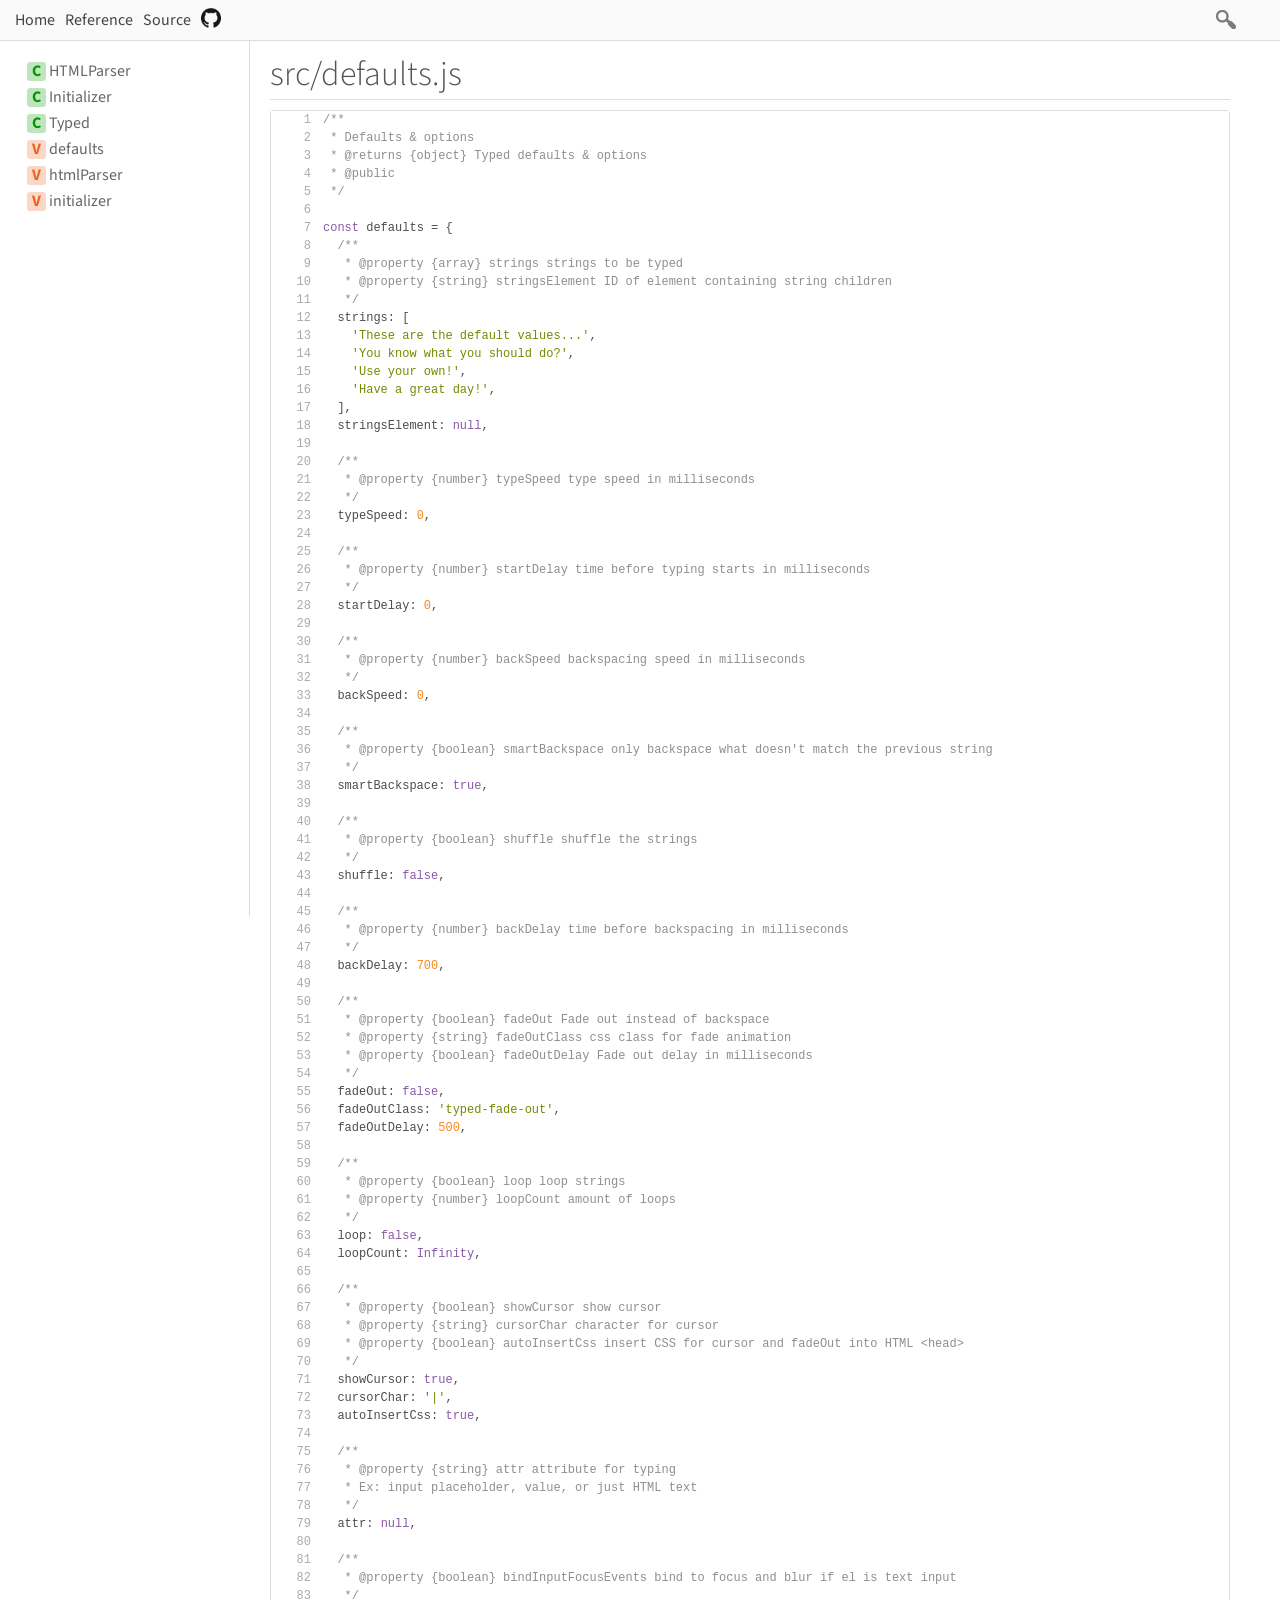
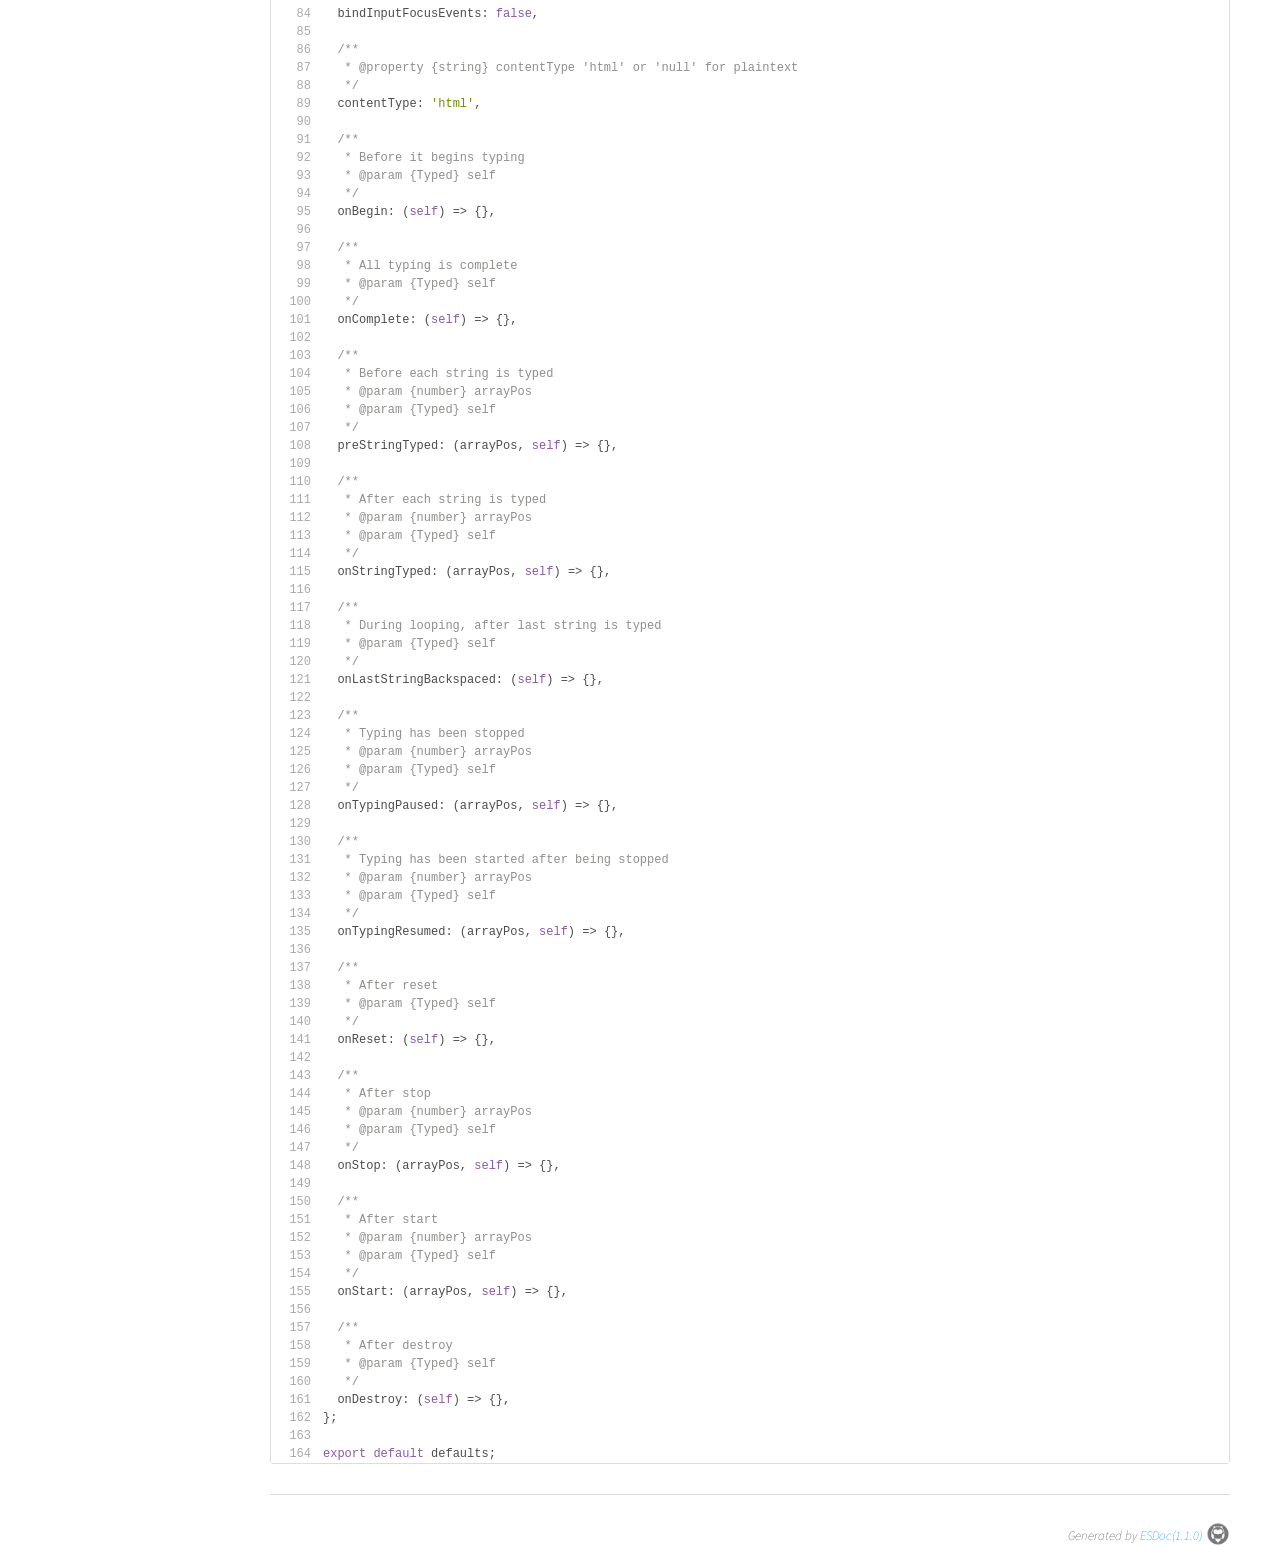
<file: typed.js-main/docs/file/src/defaults.js.html>
<!DOCTYPE html>
<html>
<head>
  <meta charset="utf-8">
  <base data-ice="baseUrl" href="../../">
  <title data-ice="title">src/defaults.js | typed.js</title>
  <link type="text/css" rel="stylesheet" href="css/style.css">
  <link type="text/css" rel="stylesheet" href="css/prettify-tomorrow.css">
  <script src="script/prettify/prettify.js"></script>
  <script src="script/manual.js"></script>
<meta name="description" content="A JavaScript Typing Animation Library"><meta property="twitter:card" content="summary"><meta property="twitter:title" content="typed.js"><meta property="twitter:description" content="A JavaScript Typing Animation Library"></head>
<body class="layout-container" data-ice="rootContainer">

<header>
  <a href="./">Home</a>
  
  <a href="identifiers.html">Reference</a>
  <a href="source.html">Source</a>
  
  <div class="search-box">
  <span>
    <img src="./image/search.png">
    <span class="search-input-edge"></span><input class="search-input"><span class="search-input-edge"></span>
  </span>
    <ul class="search-result"></ul>
  </div>
<a style="position:relative; top:3px;" href="https://github.com/mattboldt/typed.js"><img width="20px" src="./image/github.png"></a></header>

<nav class="navigation" data-ice="nav"><div>
  <ul>
    
  <li data-ice="doc"><span data-ice="kind" class="kind-class">C</span><span data-ice="name"><span><a href="class/src/html-parser.js~HTMLParser.html">HTMLParser</a></span></span></li>
<li data-ice="doc"><span data-ice="kind" class="kind-class">C</span><span data-ice="name"><span><a href="class/src/initializer.js~Initializer.html">Initializer</a></span></span></li>
<li data-ice="doc"><span data-ice="kind" class="kind-class">C</span><span data-ice="name"><span><a href="class/src/typed.js~Typed.html">Typed</a></span></span></li>
<li data-ice="doc"><span data-ice="kind" class="kind-variable">V</span><span data-ice="name"><span><a href="variable/index.html#static-variable-defaults">defaults</a></span></span></li>
<li data-ice="doc"><span data-ice="kind" class="kind-variable">V</span><span data-ice="name"><span><a href="variable/index.html#static-variable-htmlParser">htmlParser</a></span></span></li>
<li data-ice="doc"><span data-ice="kind" class="kind-variable">V</span><span data-ice="name"><span><a href="variable/index.html#static-variable-initializer">initializer</a></span></span></li>
</ul>
</div>
</nav>

<div class="content" data-ice="content"><h1 data-ice="title">src/defaults.js</h1>
<pre class="source-code line-number raw-source-code"><code class="prettyprint linenums" data-ice="content">/**
 * Defaults &amp; options
 * @returns {object} Typed defaults &amp; options
 * @public
 */

const defaults = {
  /**
   * @property {array} strings strings to be typed
   * @property {string} stringsElement ID of element containing string children
   */
  strings: [
    &apos;These are the default values...&apos;,
    &apos;You know what you should do?&apos;,
    &apos;Use your own!&apos;,
    &apos;Have a great day!&apos;,
  ],
  stringsElement: null,

  /**
   * @property {number} typeSpeed type speed in milliseconds
   */
  typeSpeed: 0,

  /**
   * @property {number} startDelay time before typing starts in milliseconds
   */
  startDelay: 0,

  /**
   * @property {number} backSpeed backspacing speed in milliseconds
   */
  backSpeed: 0,

  /**
   * @property {boolean} smartBackspace only backspace what doesn&apos;t match the previous string
   */
  smartBackspace: true,

  /**
   * @property {boolean} shuffle shuffle the strings
   */
  shuffle: false,

  /**
   * @property {number} backDelay time before backspacing in milliseconds
   */
  backDelay: 700,

  /**
   * @property {boolean} fadeOut Fade out instead of backspace
   * @property {string} fadeOutClass css class for fade animation
   * @property {boolean} fadeOutDelay Fade out delay in milliseconds
   */
  fadeOut: false,
  fadeOutClass: &apos;typed-fade-out&apos;,
  fadeOutDelay: 500,

  /**
   * @property {boolean} loop loop strings
   * @property {number} loopCount amount of loops
   */
  loop: false,
  loopCount: Infinity,

  /**
   * @property {boolean} showCursor show cursor
   * @property {string} cursorChar character for cursor
   * @property {boolean} autoInsertCss insert CSS for cursor and fadeOut into HTML &lt;head&gt;
   */
  showCursor: true,
  cursorChar: &apos;|&apos;,
  autoInsertCss: true,

  /**
   * @property {string} attr attribute for typing
   * Ex: input placeholder, value, or just HTML text
   */
  attr: null,

  /**
   * @property {boolean} bindInputFocusEvents bind to focus and blur if el is text input
   */
  bindInputFocusEvents: false,

  /**
   * @property {string} contentType &apos;html&apos; or &apos;null&apos; for plaintext
   */
  contentType: &apos;html&apos;,

  /**
   * Before it begins typing
   * @param {Typed} self
   */
  onBegin: (self) =&gt; {},

  /**
   * All typing is complete
   * @param {Typed} self
   */
  onComplete: (self) =&gt; {},

  /**
   * Before each string is typed
   * @param {number} arrayPos
   * @param {Typed} self
   */
  preStringTyped: (arrayPos, self) =&gt; {},

  /**
   * After each string is typed
   * @param {number} arrayPos
   * @param {Typed} self
   */
  onStringTyped: (arrayPos, self) =&gt; {},

  /**
   * During looping, after last string is typed
   * @param {Typed} self
   */
  onLastStringBackspaced: (self) =&gt; {},

  /**
   * Typing has been stopped
   * @param {number} arrayPos
   * @param {Typed} self
   */
  onTypingPaused: (arrayPos, self) =&gt; {},

  /**
   * Typing has been started after being stopped
   * @param {number} arrayPos
   * @param {Typed} self
   */
  onTypingResumed: (arrayPos, self) =&gt; {},

  /**
   * After reset
   * @param {Typed} self
   */
  onReset: (self) =&gt; {},

  /**
   * After stop
   * @param {number} arrayPos
   * @param {Typed} self
   */
  onStop: (arrayPos, self) =&gt; {},

  /**
   * After start
   * @param {number} arrayPos
   * @param {Typed} self
   */
  onStart: (arrayPos, self) =&gt; {},

  /**
   * After destroy
   * @param {Typed} self
   */
  onDestroy: (self) =&gt; {},
};

export default defaults;
</code></pre>

</div>

<footer class="footer">
  Generated by <a href="https://esdoc.org">ESDoc<span data-ice="esdocVersion">(1.1.0)</span><img src="./image/esdoc-logo-mini-black.png"></a>
</footer>

<script src="script/search_index.js"></script>
<script src="script/search.js"></script>
<script src="script/pretty-print.js"></script>
<script src="script/inherited-summary.js"></script>
<script src="script/test-summary.js"></script>
<script src="script/inner-link.js"></script>
<script src="script/patch-for-local.js"></script>
</body>
</html>
</file>
<file: typed.js-main/docs/css/style.css>
@import url(https://fonts.googleapis.com/css?family=Roboto:400,300,700);
@import url(https://fonts.googleapis.com/css?family=Source+Sans+Pro:400,400italic,600,700);
@import url(./manual.css);
@import url(./source.css);
@import url(./test.css);
@import url(./identifiers.css);
@import url(./github.css);
@import url(./search.css);

* {
  margin: 0;
  padding: 0;
  text-decoration: none;
}

html
{
  font-family: 'Source Sans Pro', 'Roboto', sans-serif;
  overflow: auto;
  /*font-size: 14px;*/
  /*color: #4d4e53;*/
  /*color: rgba(0, 0, 0, .68);*/
  color: #555;
  background-color: #fff;
}

a {
  /*color: #0095dd;*/
  /*color:rgb(37, 138, 175);*/
  color: #039BE5;
}

code a:hover {
  text-decoration: underline;
}

ul, ol {
  padding-left: 20px;
}

ul li {
  list-style: disc;
  margin: 4px 0;
}

ol li {
  margin: 4px 0;
}

h1 {
  margin-bottom: 10px;
  font-size: 34px;
  font-weight: 300;
  border-bottom: solid 1px #ddd;
}

h2 {
  margin-top: 24px;
  margin-bottom: 10px;
  font-size: 20px;
  border-bottom: solid 1px #ddd;
  font-weight: 300;
}

h3 {
  position: relative;
  font-size: 16px;
  margin-bottom: 12px;
  padding: 4px;
  font-weight: 300;
}

details {
  cursor: pointer;
}

del {
  text-decoration: line-through;
}

p {
  margin-bottom: 15px;
  line-height: 1.5;
}

code {
  font-family: "SFMono-Regular", Consolas, "Liberation Mono", Menlo, Courier, monospace;
}

pre > code {
  display: block;
}

pre.prettyprint, pre > code {
  padding: 4px;
  margin: 1em 0;
  background-color: #f5f5f5;
  border-radius: 3px;
}

pre.prettyprint > code {
  margin: 0;
}

p > code,
li > code {
  padding: 0.2em 0.5em;
  margin: 0;
  font-size: 85%;
  background-color: rgba(0,0,0,0.04);
  border-radius: 3px;
}

.code {
  font-family: "SFMono-Regular", Consolas, "Liberation Mono", Menlo, Courier, monospace;
  font-size: 13px;
}

.import-path pre.prettyprint,
.import-path pre.prettyprint code {
  margin: 0;
  padding: 0;
  border: none;
  background: white;
}

.layout-container {
  /*display: flex;*/
  /*flex-direction: row;*/
  /*justify-content: flex-start;*/
  /*align-items: stretch;*/
}

.layout-container > header {
  display: flex;
  height: 40px;
  line-height: 40px;
  font-size: 16px;
  padding: 0 10px;
  margin: 0;
  position: fixed;
  width: 100%;
  z-index: 1;
  background-color: #fafafa;
  top: 0;
  border-bottom: solid 1px #ddd;
}
.layout-container > header > a{
  margin: 0 5px;
  color: #444;
}

.layout-container > header > a.repo-url-github {
  font-size: 0;
  display: inline-block;
  width: 20px;
  height: 38px;
  background: url("../image/github.png") no-repeat center;
  background-size: 20px;
  vertical-align: top;
}

.navigation {
  position: fixed;
  top: 0;
  left: 0;
  box-sizing: border-box;
  width: 250px;
  height: 100%;
  padding-top: 40px;
  padding-left: 15px;
  padding-bottom: 2em;
  margin-top:1em;
  overflow-x: scroll;
  box-shadow: rgba(255, 255, 255, 1) -1px 0 0 inset;
  border-right: 1px solid #ddd;
}

.navigation ul {
  padding: 0;
}

.navigation li {
  list-style: none;
  margin: 4px 0;
  white-space: nowrap;
}

.navigation li a {
  color: #666;
}

.navigation .nav-dir-path {
  display: block;
  margin-top: 0.7em;
  margin-bottom: 0.25em;
  font-weight: 600;
}

.kind-class,
.kind-interface,
.kind-function,
.kind-typedef,
.kind-variable,
.kind-external {
  margin-left: 0.75em;
  width: 1.2em;
  height: 1.2em;
  display: inline-block;
  text-align: center;
  border-radius: 0.2em;
  margin-right: 0.2em;
  font-weight: bold;
  line-height: 1.2em;
}

.kind-class {
  color: #009800;
  background-color: #bfe5bf;
}

.kind-interface {
  color: #fbca04;
  background-color: #fef2c0;
}

.kind-function {
  color: #6b0090;
  background-color: #d6bdde;
}

.kind-variable {
  color: #eb6420;
  background-color: #fad8c7;
}

.kind-typedef {
  color: #db001e;
  background-color: #edbec3;
}

.kind-external {
  color: #0738c3;
  background-color: #bbcbea;
}

.summary span[class^="kind-"] {
  margin-left: 0;
}

h1 .version,
h1 .url a {
  font-size: 14px;
  color: #aaa;
}

.content {
  margin-top: 40px;
  margin-left: 250px;
  padding: 10px 50px 10px 20px;
}

.header-notice {
  font-size: 14px;
  color: #aaa;
  margin: 0;
}

.expression-extends .prettyprint {
  margin-left: 10px;
  background: white;
}

.extends-chain {
  border-bottom: 1px solid#ddd;
  padding-bottom: 10px;
  margin-bottom: 10px;
}

.extends-chain span:nth-of-type(1) {
  padding-left: 10px;
}

.extends-chain > div {
  margin: 5px 0;
}

.description table {
  font-size: 14px;
  border-spacing: 0;
  border: 0;
  border-collapse: collapse;
}

.description thead {
  background: #999;
  color: white;
}

.description table td,
.description table th {
  border: solid 1px #ddd;
  padding: 4px;
  font-weight: normal;
}

.flat-list ul {
  padding-left: 0;
}

.flat-list li {
  display: inline;
  list-style: none;
}

table.summary {
  width: 100%;
  margin: 10px 0;
  border-spacing: 0;
  border: 0;
  border-collapse: collapse;
}

table.summary thead {
  background: #fafafa;
}

table.summary td {
  border: solid 1px #ddd;
  padding: 4px 10px;
}

table.summary tbody td:nth-child(1) {
  text-align: right;
  white-space: nowrap;
  min-width: 64px;
  vertical-align: top;
}

table.summary tbody td:nth-child(2) {
  width: 100%;
  border-right: none;
}

table.summary tbody td:nth-child(3) {
  white-space: nowrap;
  border-left: none;
  vertical-align: top;
}

table.summary td > div:nth-of-type(2) {
  padding-top: 4px;
  padding-left: 15px;
}

table.summary td p {
  margin-bottom: 0;
}

.inherited-summary thead td {
  padding-left: 2px;
}

.inherited-summary thead a {
  color: white;
}

.inherited-summary .summary tbody {
  display: none;
}

.inherited-summary .summary .toggle {
  padding: 0 4px;
  font-size: 12px;
  cursor: pointer;
}
.inherited-summary .summary .toggle.closed:before {
  content: "▶";
}
.inherited-summary .summary .toggle.opened:before {
  content: "▼";
}

.member, .method {
  margin-bottom: 24px;
}

table.params {
  width: 100%;
  margin: 10px 0;
  border-spacing: 0;
  border: 0;
  border-collapse: collapse;
}

table.params thead {
  background: #eee;
  color: #aaa;
}

table.params td {
  padding: 4px;
  border: solid 1px #ddd;
}

table.params td p {
  margin: 0;
}

.content .detail > * {
  margin: 15px 0;
}

.content .detail > h3 {
  color: black;
  background-color: #f0f0f0;
}

.content .detail > div {
  margin-left: 10px;
}

.content .detail > .import-path {
  margin-top: -8px;
}

.content .detail + .detail {
  margin-top: 30px;
}

.content .detail .throw td:first-child {
  padding-right: 10px;
}

.content .detail h4 + :not(pre) {
  padding-left: 0;
  margin-left: 10px;
}

.content .detail h4 + ul li {
  list-style: none;
}

.return-param * {
  display: inline;
}

.argument-params {
  margin-bottom: 20px;
}

.return-type {
  padding-right: 10px;
  font-weight: normal;
}

.return-desc {
  margin-left: 10px;
  margin-top: 4px;
}

.return-desc p {
  margin: 0;
}

.deprecated, .experimental, .instance-docs {
  border-left: solid 5px orange;
  padding-left: 4px;
  margin: 4px 0;
}

tr.listen p,
tr.throw p,
tr.emit p{
  margin-bottom: 10px;
}

.version, .since {
  color: #aaa;
}

h3 .right-info {
  position: absolute;
  right: 4px;
  font-size: 14px;
}

.version + .since:before {
  content: '| ';
}

.see {
  margin-top: 10px;
}

.see h4 {
  margin: 4px 0;
}

.content .detail h4 + .example-doc {
  margin: 6px 0;
}

.example-caption {
  position: relative;
  bottom: -1px;
  display: inline-block;
  padding: 4px;
  font-style: italic;
  background-color: #f5f5f5;
  font-weight: bold;
  border-radius: 3px;
  border-bottom-left-radius: 0;
  border-bottom-right-radius: 0;
}

.example-caption + pre.source-code {
  margin-top: 0;
  border-top-left-radius: 0;
}

footer, .file-footer {
  text-align: right;
  font-style: italic;
  font-weight: 100;
  font-size: 13px;
  margin-right: 50px;
  margin-left: 270px;
  border-top: 1px solid #ddd;
  padding-top: 30px;
  margin-top: 20px;
  padding-bottom: 10px;
}

footer img {
  width: 24px;
  vertical-align: middle;
  padding-left: 4px;
  position: relative;
  top: -3px;
  opacity: 0.6;
}

pre.source-code {
  padding: 4px;
}

pre.raw-source-code > code {
  padding: 0;
  margin: 0;
  font-size: 12px;
  background: #fff;
  border: solid 1px #ddd;
  line-height: 1.5;
}

pre.raw-source-code > code > ol {
  counter-reset:number;
  list-style:none;
  margin:0;
  padding:0;
  overflow: hidden;
}

pre.raw-source-code > code > ol li:before {
  counter-increment: number;
  content: counter(number);
  display: inline-block;
  min-width: 3em;
  color: #aaa;
  text-align: right;
  padding-right: 1em;
}

pre.source-code.line-number {
  padding: 0;
}

pre.source-code ol {
  background: #eee;
  padding-left: 40px;
}

pre.source-code li {
  background: white;
  padding-left: 4px;
  list-style: decimal;
  margin: 0;
}

pre.source-code.line-number li.active {
  background: rgb(255, 255, 150) !important;
}

pre.source-code.line-number li.error-line {
  background: #ffb8bf;
}

.inner-link-active {
  /*background: rgb(255, 255, 150) !important;*/
  background: #039BE5 !important;
  color: #fff !important;
  padding-left: 0.1em !important;
}

.inner-link-active a {
  color: inherit;
}
</file>
<file: typed.js-main/docs/css/prettify-tomorrow.css>
/* Tomorrow Theme */
/* Original theme - https://github.com/chriskempson/tomorrow-theme */
/* Pretty printing styles. Used with prettify.js. */
/* SPAN elements with the classes below are added by prettyprint. */
/* plain text */
.pln {
  color: #4d4d4c; }

@media screen {
  /* string content */
  .str {
    color: #718c00; }

  /* a keyword */
  .kwd {
    color: #8959a8; }

  /* a comment */
  .com {
    color: #8e908c; }

  /* a type name */
  .typ {
    color: #4271ae; }

  /* a literal value */
  .lit {
    color: #f5871f; }

  /* punctuation */
  .pun {
    color: #4d4d4c; }

  /* lisp open bracket */
  .opn {
    color: #4d4d4c; }

  /* lisp close bracket */
  .clo {
    color: #4d4d4c; }

  /* a markup tag name */
  .tag {
    color: #c82829; }

  /* a markup attribute name */
  .atn {
    color: #f5871f; }

  /* a markup attribute value */
  .atv {
    color: #3e999f; }

  /* a declaration */
  .dec {
    color: #f5871f; }

  /* a variable name */
  .var {
    color: #c82829; }

  /* a function name */
  .fun {
    color: #4271ae; } }
/* Use higher contrast and text-weight for printable form. */
@media print, projection {
  .str {
    color: #060; }

  .kwd {
    color: #006;
    font-weight: bold; }

  .com {
    color: #600;
    font-style: italic; }

  .typ {
    color: #404;
    font-weight: bold; }

  .lit {
    color: #044; }

  .pun, .opn, .clo {
    color: #440; }

  .tag {
    color: #006;
    font-weight: bold; }

  .atn {
    color: #404; }

  .atv {
    color: #060; } }
/* Style */
/*
pre.prettyprint {
  background: white;
  font-family: Consolas, Monaco, 'Andale Mono', monospace;
  font-size: 12px;
  line-height: 1.5;
  border: 1px solid #ccc;
  padding: 10px; }
*/

/* Specify class=linenums on a pre to get line numbering */
ol.linenums {
  margin-top: 0;
  margin-bottom: 0; }

/* IE indents via margin-left */
li.L0,
li.L1,
li.L2,
li.L3,
li.L4,
li.L5,
li.L6,
li.L7,
li.L8,
li.L9 {
  /* */ }

/* Alternate shading for lines */
li.L1,
li.L3,
li.L5,
li.L7,
li.L9 {
  /* */ }
</file>
